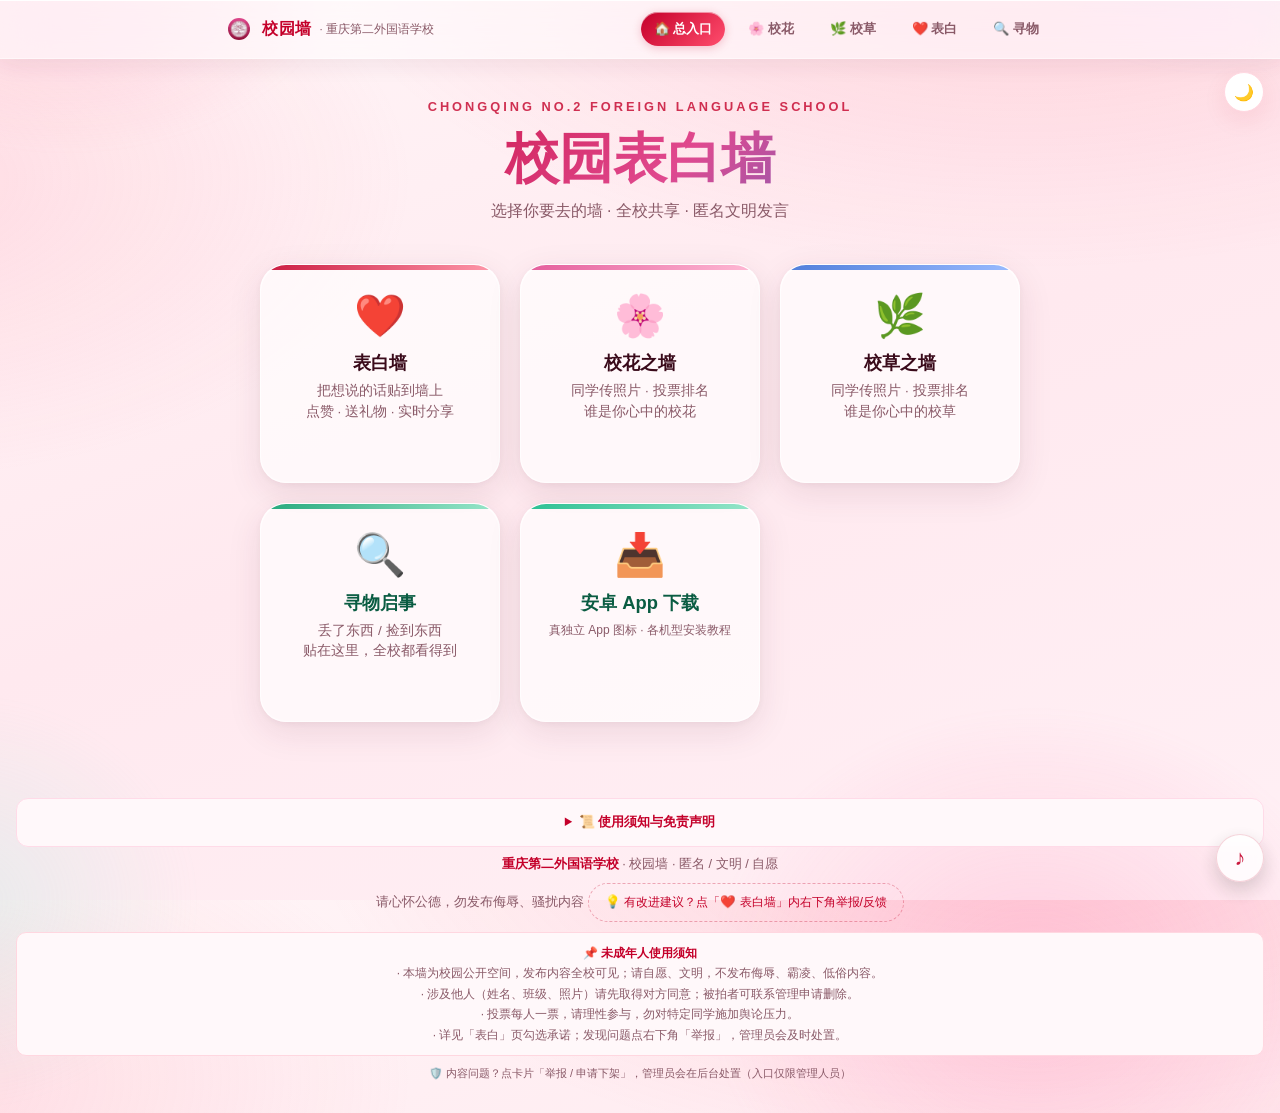
<file: index.html>
<!DOCTYPE html>
<html lang="zh-CN">
<head>
<meta charset="UTF-8">
  <link rel="manifest" href="manifest.json">
  <meta name="theme-color" content="#e0498f">
  <link rel="apple-touch-icon" href="icon-apple-180.png">
  <meta name="mobile-web-app-capable" content="yes">
  <meta name="apple-mobile-web-app-capable" content="yes">
  <meta name="apple-mobile-web-app-status-bar-style" content="default">
  <meta name="apple-mobile-web-app-title" content="表白墙">
  <script src="assets/pwa.js?v=8"></script>
<meta name="viewport" content="width=device-width, initial-scale=1.0, viewport-fit=cover">
<title>重庆第二外国语学校 · 校园表白墙</title>
<meta name="description" content="重庆第二外国语学校 · 全校共享的校园表白墙 / 校花校草墙">
<script src="assets/announce.js?v=2"></script>
<link rel="icon" href="icon-48.png">
<meta property="og:title" content="重庆第二外国语学校 · 校园表白墙">
<meta property="og:description" content="全校共享的表白墙 / 校花校草之墙">
<meta property="og:type" content="website">
<!-- [R4-2] 分享卡片：原来只有 og:title，微信/QQ 转发无缩略图、无站点图标。
     补 og:image / og:url / twitter:card，转发才有卡片式预览。
     og:image 暂用 icon-512.png（方形，微信会留边），建议后续换一张 1200×630 专用图。 -->
<meta property="og:image" content="https://wutongyu1213.github.io/wall/icon-512.png">
<meta property="og:image:alt" content="重庆第二外国语学校 校园表白墙">
<meta property="og:url" content="https://wutongyu1213.github.io/wall/">
<meta property="og:site_name" content="重庆二外 · 校园墙">
<meta name="twitter:card" content="summary_large_image">
<meta name="twitter:title" content="重庆第二外国语学校 · 校园表白墙">
<meta name="twitter:image" content="https://wutongyu1213.github.io/wall/icon-512.png">
<style>
/* [R4-4] 合并重复 :root：原来定义了两遍，第二段覆盖第一段，导致 --rose-ll/--radius 等实为死变量。
   合并后计算值完全不变，只是去掉了重复声明。 */
:root{
  --rose:#c4002a;--rose-l:#ff4d6d;--rose-ll:#ff8fa3;--rose-bg:#fff5f7;
  --pink:#e0498f;--pink-bg:#ffe6f2;
  --blue:#3b6fd6;--blue-d:#1a3f8f;--blue-l:#6f9bff;--blue-bg:#eaf1ff;
  --ink:#3a0a1a;--ink-blue:#0a1a3a;--muted:#8a5a68;--muted-blue:#5a6a88;
  --card:#fff;--surface:#fffafc;--line:#ffd7e0;--line-soft:#ffe3ea;
  --radius:16px;--radius-lg:20px;
  --shadow-card:0 8px 24px rgba(196,0,42,.08);--shadow-card-hover:0 18px 36px rgba(196,0,42,.16);
  --shadow-nav:0 2px 14px rgba(196,0,42,.05);--shadow:0 10px 30px rgba(196,0,42,.10);
  --bg1:#fff5f7;--bg2:#ffe9ef;--bg3:#fff0f5;
  --ease:cubic-bezier(.2,.7,.3,1.15)
}
*{box-sizing:border-box;margin:0;padding:0}
html,body{height:100%}
body{font-family:"Microsoft YaHei","PingFang SC",sans-serif;color:var(--ink);
background:radial-gradient(1200px 600px at 80% -10%,rgba(255,77,109,.20),transparent 60%),radial-gradient(900px 500px at -10% 20%,rgba(255,143,163,.24),transparent 60%),linear-gradient(160deg,var(--bg1) 0%,var(--bg2) 50%,var(--bg3) 100%);
min-height:100vh;display:flex;flex-direction:column}
body.dark{--ink:#f5dfe6;--muted:#c79ba8;--card:#2a1018;--bg1:#1a0810;--bg2:#2a0f18;--bg3:#1f0a14;--shadow:0 10px 30px rgba(0,0,0,.5)}

/* 顶部导航 */
.nav{position:sticky;top:0;z-index:50;background:rgba(255,255,255,.72);-webkit-backdrop-filter:blur(10px);backdrop-filter:blur(10px);border-bottom:1px solid rgba(196,0,42,.08);box-shadow:0 2px 14px rgba(196,0,42,.05)}
body.dark .nav{background:rgba(26,8,16,.72)}
.nav-in{max-width:860px;margin:0 auto;display:flex;align-items:center;gap:10px;padding:12px 18px;flex-wrap:wrap}
.brand{font-weight:800;font-size:1rem;letter-spacing:.5px;color:var(--rose);display:flex;align-items:center;gap:8px;margin-right:auto}
body.dark .brand{color:#ff8fa3}
.brand small{font-weight:400;color:var(--muted);font-size:.72rem;letter-spacing:0}
.nav a.nl{font-size:.82rem;font-weight:600;padding:8px 13px;border-radius:12px;color:var(--muted);text-decoration:none;transition:.18s;background:transparent}
.nav a.nl:hover{background:rgba(196,0,42,.07);color:var(--rose)}
.nav a.nl.cur{background:linear-gradient(135deg,var(--rose),var(--rose-l));color:#fff;box-shadow:0 4px 12px rgba(196,0,42,.25)}

/* 主区 */
.wrap{flex:1;display:flex;align-items:center;justify-content:center;padding:40px 18px}
.hero{width:100%;max-width:760px}
.hero-eyebrow{text-align:center;color:var(--rose);font-weight:700;letter-spacing:3px;font-size:.8rem;margin-bottom:14px;opacity:.8}
body.dark .hero-eyebrow{color:#ff8fa3}
.hero h1{text-align:center;font-size:clamp(2.2rem,7vw,3.4rem);font-weight:800;line-height:1.15;
background:linear-gradient(135deg,#c4002a 0%,#e0498f 55%,#3b6fd6 100%);-webkit-background-clip:text;background-clip:text;color:transparent;margin-bottom:10px}
.hero p.sub{text-align:center;color:var(--muted);font-size:1rem;margin-bottom:42px}

.grid{display:grid;grid-template-columns:repeat(3,1fr);gap:20px}
@media(max-width:680px){.grid{grid-template-columns:1fr;gap:16px}.hero p.sub{margin-bottom:30px}}
.card{display:block;background:var(--card);border:1px solid rgba(196,0,42,.08);border-radius:22px;padding:30px 22px 26px;text-align:center;text-decoration:none;box-shadow:var(--shadow);transition:transform .25s cubic-bezier(.2,.7,.3,1.2),box-shadow .25s,border-color .25s;position:relative;overflow:hidden}
.card:hover{transform:translateY(-8px) scale(1.015);box-shadow:0 22px 44px rgba(196,0,42,.18);border-color:rgba(196,0,42,.25)}
.card::before{content:"";position:absolute;inset:0 0 auto 0;height:5px;background:var(--ac);opacity:.9}
.card.rose{--ac:linear-gradient(90deg,#c4002a,#ff8fa3)}
.card.pink{--ac:linear-gradient(90deg,#e0498f,#ffb3d1)}
.card.blue{--ac:linear-gradient(90deg,#3b6fd6,#8fb4ff)}
.card .ico{font-size:2.6rem;line-height:1;display:block;margin-bottom:14px}
.card .t{font-size:1.15rem;font-weight:800;color:var(--ink);display:block;margin-bottom:6px}
body.dark .card .t{color:#f5dfe6}
.card .d{font-size:.85rem;color:var(--muted);line-height:1.5;display:block}
.card .go{margin-top:16px;font-size:.82rem;font-weight:700;color:var(--rose);opacity:0;transform:translateY(6px);transition:.25s;display:block}
.card:hover .go{opacity:1;transform:translateY(0)}
.card.rose .go{color:#c4002a}.card.pink .go{color:#e0498f}.card.blue .go{color:#3b6fd6}
  .card.green{--ac:linear-gradient(90deg,#0e9f6e,#8ce3c4)}
  .card.green .t{color:#0a5c42}
  .card.green .go{color:#0e9f6e}

/* 深色模式覆盖卡片底 */
body.dark .card{background:#2a1018;border-color:rgba(255,255,255,.08)}

/* [R4-1] 安卓卡原来用内联 background，优先级高于 body.dark 的覆盖 →
   深色模式下它是全页唯一的浅绿色块。改为类选择器，补齐 --ac 彩条和 .go 提示。 */
.card.android{--ac:linear-gradient(90deg,#12b886,#8ce3c4);background:#eef7f0}
.card.android .t{color:#0a5c42}
.card.android .go{color:#0f9d63}
body.dark .card.android{background:#12261e;border-color:rgba(18,184,134,.22)}
body.dark .card.android .t{color:#8ce3c4}
body.dark .card.android .go{color:#5ddcae}

footer{padding:22px 16px 30px;text-align:center;color:var(--muted);font-size:.8rem;line-height:1.7}
footer b{color:var(--rose)}
body.dark footer b{color:#ff8fa3}
.donate{display:inline-block;margin-top:8px;padding:8px 16px;border:1px dashed rgba(196,0,42,.3);border-radius:999px;font-size:.78rem;color:var(--rose)}
body.dark .donate{border-color:rgba(255,143,163,.3);color:#ff8fa3}
@media(hover:none){.card .go{opacity:1;transform:none}}
.brand-ico{width:22px;height:22px;border-radius:50%;object-fit:cover;vertical-align:-5px;margin-right:4px;background:#fff;flex:none}</style>
<!-- 液态玻璃主题层：放在所有内联样式之后，确保逐层覆盖且不改变布局 -->
<link rel="stylesheet" href="assets/glass.css?v=1">
<script>
/* 深色恢复：与 CSS 选择器 body.dark + 动态按钮一致，统一操作 body；DOM 就绪后再执行避免 body 为 null */
(function(){
  function applyDark(){ if(localStorage.getItem('wallDark')==='1') document.body.classList.add('dark'); }
  if(document.readyState==='loading'){ document.addEventListener('DOMContentLoaded',applyDark); } else { applyDark(); }
})();
</script>
<link rel="preconnect" href="https://dpceuvqtwvhoipxhozxz.supabase.co">
  <link rel="dns-prefetch" href="https://dpceuvqtwvhoipxhozxz.supabase.co">
  </head>
<body>
<nav class="nav"><div class="nav-in">
  <span class="brand"><img class="brand-ico" src="icon-48.png" alt="重庆第二外国语学校"> 校园墙<small>· 重庆第二外国语学校</small></span>
  <a class="nl cur" href="index.html">🏠 总入口</a>
  <a class="nl" href="xiaohua-wall.html">🌸 校花</a>
  <a class="nl" href="xiaocao-wall.html">🌿 校草</a>
  <a class="nl" href="love-wall.html">❤️ 表白</a><a class="nl" href="lost-found.html">🔍 寻物</a>
</div></nav>

<div class="wrap"><div class="hero">
  <div class="hero-eyebrow">CHONGQING NO.2 FOREIGN LANGUAGE SCHOOL</div>
  <h1>校园表白墙</h1>
  <p class="sub">选择你要去的墙 · 全校共享 · 匿名文明发言</p>
  <div class="grid">
    <a class="card rose" href="love-wall.html"><span class="ico">❤️</span><span class="t">表白墙</span><span class="d">把想说的话贴到墙上<br>点赞 · 送礼物 · 实时分享</span><span class="go">进入 →</span></a>
    <a class="card pink" href="xiaohua-wall.html"><span class="ico">🌸</span><span class="t">校花之墙</span><span class="d">同学传照片 · 投票排名<br>谁是你心中的校花</span><span class="go">进入 →</span></a>
    <a class="card blue" href="xiaocao-wall.html"><span class="ico">🌿</span><span class="t">校草之墙</span><span class="d">同学传照片 · 投票排名<br>谁是你心中的校草</span><span class="go">进入 →</span></a><a class="card green" href="lost-found.html"><span class="ico">🔍</span><span class="t">寻物启事</span><span class="d">丢了东西 / 捡到东西<br>贴在这里，全校都看得到</span><span class="go">进入 →</span></a><a class="card android" href="apk-guide.html"><span class="ico">📥</span><span class="t">安卓 App 下载</span><span class="d" style="font-size:12px">真独立 App 图标 · 各机型安装教程</span><span class="go">进入 →</span></a>
  </div>
</div></div>

<footer>
  <details id="notice" style="margin:14px 0 6px;background:#fff8fa;border:1px solid #ffdbe8;border-radius:12px;padding:12px 14px;font-size:12.5px;color:#7a4a5c;line-height:1.75">
  <summary style="cursor:pointer;font-weight:800;color:#c4002a;font-size:13px">📜 使用须知与免责声明</summary>
  <div style="margin-top:10px">
    <b>一、项目性质</b><br>
    本网页仅为学生个人兴趣制作的校内趣味投票页面，不属于重庆第二外国语学校官方平台，未经过学校官方审批，不代表校方立场，全程无广告、无收费、无盈利。<br><br>
    <b>二、肖像与隐私约定</b><br>
    根据《民法典》肖像权相关规定，所有展示在页面上的参选照片、个人信息，均应当取得当事人本人同意。严禁任何人未经许可上传、公开其他同学照片、姓名、班级、联系方式等隐私资料。<br>
    若当事人发现本人信息被擅自刊登，可以联系页面制作者，制作者核实后会立即移除相关资料。<br><br>
    <b>三、用户行为规范</b><br>
    所有访问、投票用户应当遵守国家法律法规与公序良俗：<br>
    ❌ 禁止发表诽谤、辱骂、人身攻击、造谣抹黑、恶意刷票、泄露他人隐私等违规行为；<br>
    ❌ 禁止将页面截图、参选照片私自二次传播用于其他用途；<br>
    违规行为造成的一切民事、行政相关责任，由做出该行为的当事人自行承担。<br><br>
    <b>四、服务说明</b><br>
    本页面部署于 GitHub Pages 静态海外托管服务，无国内 ICP 备案；制作者不保证页面永久可用，可以随时、无预告关闭网页、终止本次投票活动，不承担任何由此带来的损失。<br><br>
    <b>五、其他</b><br>
    访问、使用本网页，即视为已经完整阅读并且同意本公告全部内容。
  </div>
</details>
  <b>重庆第二外国语学校</b> · 校园墙 · 匿名 / 文明 / 自愿<br>
  请心怀公德，勿发布侮辱、骚扰内容
  <div class="donate">💡 有改进建议？点「❤️ 表白墙」内右下角举报/反馈</div>
<div style="margin-top:10px;padding:10px 12px;background:#fff8fa;border:1px solid #ffd7e0;border-radius:10px;font-size:12px;line-height:1.7;color:#8a5a68"><b>📌 未成年人使用须知</b><br>· 本墙为校园公开空间，发布内容全校可见；请自愿、文明，不发布侮辱、霸凌、低俗内容。<br>· 涉及他人（姓名、班级、照片）请先取得对方同意；被拍者可联系管理申请删除。<br>· 投票每人一票，请理性参与，勿对特定同学施加舆论压力。<br>· 详见「表白」页勾选承诺；发现问题点右下角「举报」，管理员会及时处置。</div>
<div style="margin-top:8px;font-size:11px;color:#8a5a68">🛡️ 内容问题？点卡片「举报 / 申请下架」，管理员会在后台处置（入口仅限管理人员）</div>
</footer>

<script>
// 深色模式切换按钮（右上角小圆钮）
(function(){
  var b=document.createElement('button');
  b.className='dark-toggle';b.style.cssText='position:fixed;right:16px;top:72px;z-index:80;width:40px;height:40px;border-radius:50%;border:1px solid var(--line);background:var(--card);cursor:pointer;font-size:16px;box-shadow:var(--shadow-card)';
  b.textContent=document.body.classList.contains('dark')?'☀️':'🌙';
  b.onclick=function(){
    var d=document.body.classList.toggle('dark');
    localStorage.setItem('wallDark',d?'1':'0');
    b.textContent=d?'☀️':'🌙';
  };
  document.body.appendChild(b);
})();
</script>
<script src="assets/bgm.js?v=2"></script>
</body>
</html>
</file>
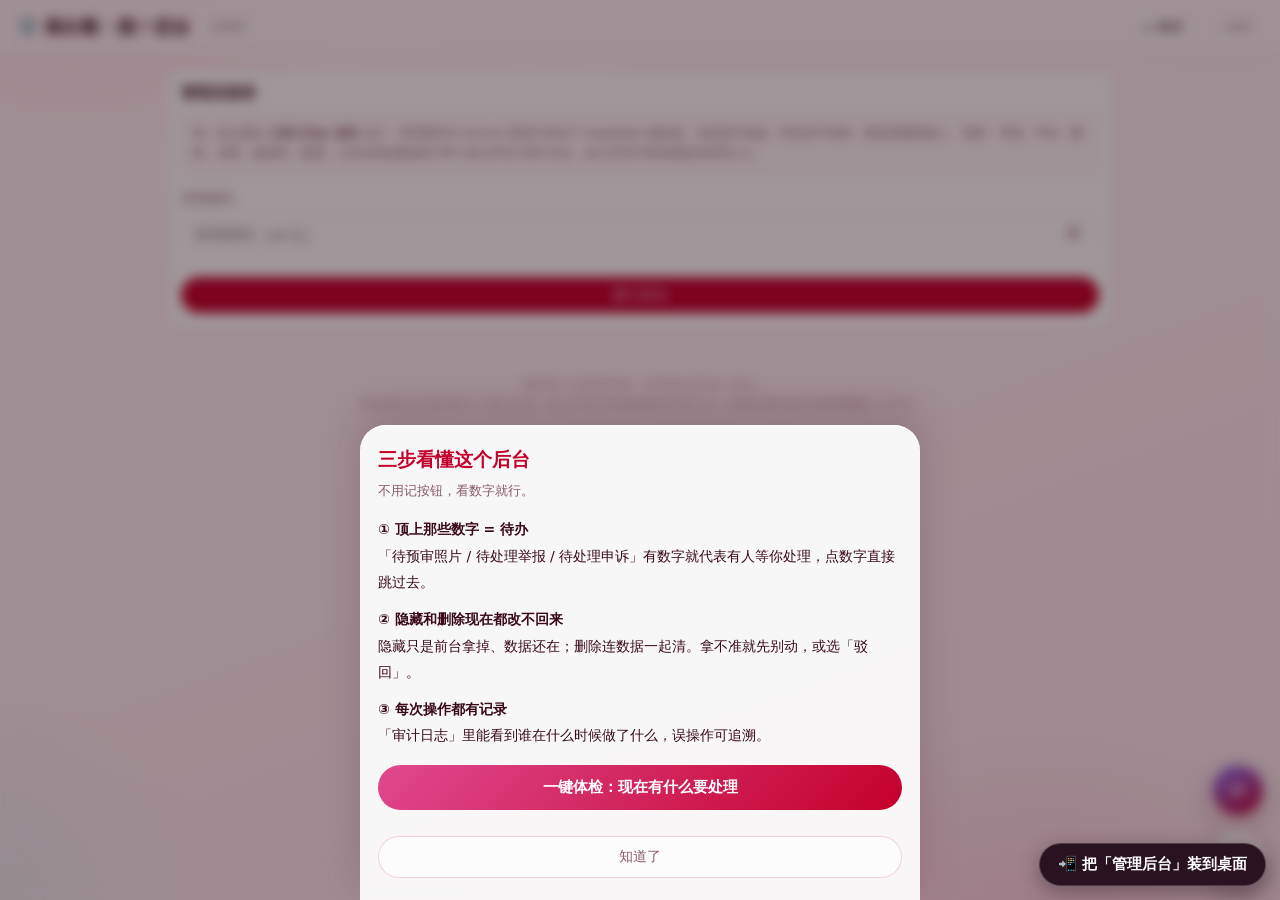
<file: admin.html>
<!DOCTYPE html>
<html lang="zh-CN">
<head>
<meta charset="UTF-8">
  <link rel="icon" href="icon-48.png">
  <link rel="manifest" href="data:application/manifest+json,%7B%22name%22%3A%22%E9%87%8D%E5%BA%86%E4%BA%8C%E5%A4%96%20%C2%B7%20%E8%A1%A8%E7%99%BD%E5%A2%99%E7%AE%A1%E7%90%86%E5%90%8E%E5%8F%B0%22%2C%22short_name%22%3A%22%E7%AE%A1%E7%90%86%E5%90%8E%E5%8F%B0%22%2C%22description%22%3A%22%E9%87%8D%E5%BA%86%E7%AC%AC%E4%BA%8C%E5%A4%96%E5%9B%BD%E8%AF%AD%E5%AD%A6%E6%A0%A1%20%C2%B7%20%E8%A1%A8%E7%99%BD%E5%A2%99%E7%BB%9F%E4%B8%80%E7%AE%A1%E7%90%86%E5%90%8E%E5%8F%B0%EF%BC%88%E4%B8%8E%E3%80%8C%E4%BA%8C%E5%A4%96%E5%9C%88%E3%80%8D%E4%B8%BB%20App%20%E7%8B%AC%E7%AB%8B%EF%BC%89%22%2C%22id%22%3A%22https%3A%2F%2Fwutongyu1213.github.io%2Fwall%2Fadmin.html%22%2C%22start_url%22%3A%22admin.html%22%2C%22scope%22%3A%22.%22%2C%22display%22%3A%22standalone%22%2C%22orientation%22%3A%22any%22%2C%22background_color%22%3A%22%23160a10%22%2C%22theme_color%22%3A%22%232b1220%22%2C%22lang%22%3A%22zh-CN%22%2C%22categories%22%3A%5B%22productivity%22%2C%22utilities%22%5D%2C%22icons%22%3A%5B%7B%22src%22%3A%22icon-48.png%22%2C%22sizes%22%3A%22192x192%22%2C%22type%22%3A%22image%2Fpng%22%2C%22purpose%22%3A%22any%22%7D%2C%7B%22src%22%3A%22icon-512.png%22%2C%22sizes%22%3A%22512x512%22%2C%22type%22%3A%22image%2Fpng%22%2C%22purpose%22%3A%22any%22%7D%2C%7B%22src%22%3A%22icon-512.png%22%2C%22sizes%22%3A%22512x512%22%2C%22type%22%3A%22image%2Fpng%22%2C%22purpose%22%3A%22maskable%22%7D%5D%7D">
  <meta name="theme-color" content="#e0498f">
  <link rel="apple-touch-icon" href="icon-apple-180.png">
  <meta name="mobile-web-app-capable" content="yes">
  <meta name="apple-mobile-web-app-capable" content="yes">
  <meta name="apple-mobile-web-app-status-bar-style" content="default">
  <meta name="apple-mobile-web-app-title" content="管理后台">
  <script src="assets/pwa.js?v=8"></script>
<meta name="viewport" content="width=device-width,initial-scale=1,viewport-fit=cover">
<title>表白墙 · 统一后台</title>
<script src="assets/announce.js?v=2"></script>
<style>
:root{--bg1:#fff5f7;--bg2:#ffe9ef;--ink:#3a0a1a;--sub:#8a5a68;--line:#ffd7e0;--acc:#c4002a;--card:#fff;--ok:#1a9d5a;--warn:#b06a00;--info:#3b6fd6}
*{box-sizing:border-box}
body{margin:0;font-family:"Microsoft YaHei","PingFang SC",system-ui,sans-serif;color:var(--ink);background:linear-gradient(160deg,var(--bg1),var(--bg2));min-height:100vh}
header{position:sticky;top:0;z-index:9;background:rgba(255,245,247,.92);backdrop-filter:blur(8px);border-bottom:1px solid var(--line);padding:12px 16px;display:flex;align-items:center;gap:10px;flex-wrap:wrap}
header h1{font-size:18px;margin:0;font-weight:800}
header .badge{font-size:12px;color:var(--sub);background:#fff;border:1px solid var(--line);border-radius:999px;padding:2px 9px}
.sp{flex:1}
.btn{border:1px solid var(--line);background:#fff;color:var(--ink);border-radius:10px;padding:8px 14px;font-size:14px;cursor:pointer;transition:.15s}
.btn:hover{border-color:var(--acc);color:var(--acc)}
.btn:disabled{opacity:.45;cursor:not-allowed}
.btn.pri{background:var(--acc);color:#fff;border-color:var(--acc)}
.btn.pri:hover{opacity:.9}
.btn.ok{background:var(--ok);color:#fff;border-color:var(--ok)}
.btn.warn{background:var(--warn);color:#fff;border-color:var(--warn)}
.btn.dgr{background:#c0392b;color:#fff;border-color:#c0392b}
.btn.sm{padding:5px 10px;font-size:13px}
main{max-width:980px;margin:0 auto;padding:14px 16px}
/* tab 导航：手机横滑 */
.tabs{display:flex;gap:6px;margin-bottom:14px;position:sticky;top:56px;z-index:5;background:rgba(255,245,247,.92);padding:8px;border-radius:12px;border:1px solid var(--line);overflow-x:auto;flex-wrap:nowrap;-webkit-overflow-scrolling:touch}
.tab{border:1px solid var(--line);background:#fff;color:var(--sub);border-radius:999px;padding:6px 13px;font-size:13px;cursor:pointer;font-weight:700;transition:.15s;white-space:nowrap;flex:none}
.tab:hover{border-color:var(--acc);color:var(--acc)}
.tab.on{background:var(--acc);color:#fff;border-color:var(--acc)}
.tab .n{font-size:11px;background:rgba(255,255,255,.25);border-radius:999px;padding:0 6px;margin-left:5px}
.tab:not(.on) .n.hot{background:var(--acc);color:#fff}
.tab.on .n{background:rgba(0,0,0,.2)}
.panel{display:none}
.panel.on{display:block}
.grid{display:grid;grid-template-columns:1fr 1fr;gap:14px}
@media(max-width:720px){.grid{grid-template-columns:1fr}}
section{background:var(--card);border:1px solid var(--line);border-radius:16px;padding:14px;margin-bottom:14px}
section h2{font-size:15px;margin:0 0 10px;display:flex;align-items:center;gap:8px}
section h2 .hint{font-size:12px;color:var(--sub);font-weight:400;margin-left:auto}
.card{border:1px solid var(--line);border-radius:12px;padding:10px;margin-bottom:10px;background:#fff}
.card:last-child{margin-bottom:0}
.card .t{font-weight:700;font-size:14px;display:flex;gap:8px;align-items:center;flex-wrap:wrap}
.tag{font-size:11px;border-radius:6px;padding:1px 7px;border:1px solid var(--line);color:var(--sub);background:#fff8fa}
.tag.pend{color:#b06a00;border-color:#f2d9a8;background:#fff6e6}
.tag.res{color:#1a9d5a;border-color:#b6e4c6;background:#eefaf1}
.tag.dis{color:#8a5a68;border-color:var(--line);background:#f6eef0}
.tag.on{color:#1a9d5a;border-color:#b6e4c6;background:#eefaf1}
.tag.off{color:#c0392b;border-color:#f2b8b3;background:#fdecea}
.tag.re{color:#3b6fd6;border-color:#b8d0f0;background:#eef4ff}
.tag.warn{color:#b06a00;border-color:#f2d9a8;background:#fff6e6}
.card .d{color:var(--sub);font-size:13px;margin:6px 0;line-height:1.5;word-break:break-all}
.card .meta{font-size:12px;color:#b58ea0;margin-top:4px}
.acts{display:flex;gap:8px;margin-top:9px;flex-wrap:wrap}
.photo-thumb{width:64px;height:76px;border-radius:8px;object-fit:cover;border:1px solid var(--line);flex:none;background:#f6eef0}
.empty{color:var(--sub);font-size:13px;text-align:center;padding:14px 0}
#loginCard input{width:100%;padding:11px 12px;border:1px solid var(--line);border-radius:10px;font-size:15px;margin:6px 0}
.note{font-size:12px;color:var(--sub);line-height:1.7;background:#fff8fa;border:1px solid var(--line);border-radius:10px;padding:9px 11px;margin-bottom:14px}
.log .row{font-size:12px;color:var(--sub);padding:5px 0;border-bottom:1px dashed var(--line);display:flex;gap:8px;flex-wrap:wrap}
.log .row:last-child{border-bottom:0}
.log .row.dim{opacity:.45}
.log .k{font-weight:700;color:var(--ink)}
/* 仪表盘：待办中心 */
.kpis{display:grid;grid-template-columns:repeat(4,1fr);gap:10px}
@media(max-width:720px){.kpis{grid-template-columns:repeat(2,1fr)}}
.kpi{border:1px solid var(--line);border-radius:12px;padding:12px;background:#fff;text-align:center;cursor:pointer;transition:.15s;position:relative}
.kpi:hover{border-color:var(--acc);transform:translateY(-2px);box-shadow:0 4px 14px rgba(196,0,42,.12)}
.kpi .v{font-size:26px;font-weight:800;color:var(--acc)}
.kpi.zero .v{color:#9db8a8}
.kpi .l{font-size:12px;color:var(--sub);margin-top:3px}
.kpi .go{font-size:11px;color:#c79aab;margin-top:4px}
/* 筛选行 */
.filters{display:flex;gap:8px;flex-wrap:wrap;margin-bottom:10px}
.filters input,.filters select{padding:7px 10px;border:1px solid var(--line);border-radius:9px;font-size:13px;background:#fff;color:var(--ink)}
.filters input{flex:1;min-width:130px}
/* 模态框 */
#modalOv{position:fixed;inset:0;z-index:99999;background:rgba(20,8,14,.55);display:none;align-items:center;justify-content:center;padding:16px}
#modalOv.show{display:flex}
.modal{background:#fff;border-radius:16px;width:100%;max-width:420px;padding:18px;box-shadow:0 12px 40px rgba(58,10,26,.25)}
.modal h3{margin:0 0 8px;font-size:15px}
.modal .md{font-size:13px;color:var(--sub);line-height:1.6}
.modal input,.modal textarea{width:100%;padding:9px 11px;border:1px solid var(--line);border-radius:10px;font-size:14px;margin-top:10px;font-family:inherit}
.modal .mrow{display:flex;gap:8px;margin-top:14px;flex-wrap:wrap}
/* 敏感词行 */
.wrow{display:flex;gap:6px;align-items:center;flex-wrap:wrap;border-bottom:1px dashed var(--line);padding:6px 0;font-size:13px}
.wrow:last-child{border-bottom:0}
.wrow .w{font-weight:700}
/* 表单行 */
.frow{display:flex;gap:8px;flex-wrap:wrap;margin-bottom:10px;align-items:center}
.frow input[type=text]{padding:8px 10px;border:1px solid var(--line);border-radius:9px;font-size:13px;flex:1;min-width:120px}
table.q{width:100%;border-collapse:collapse;font-size:13px}
table.q th,table.q td{border:1px solid var(--line);padding:6px 8px;text-align:left}
table.q th{background:#fff8fa;color:var(--sub);font-weight:700}
table.q input{width:80px;padding:4px 6px;border:1px solid var(--line);border-radius:6px}
/* toast 队列 */
#msgs{position:fixed;left:50%;bottom:calc(20px + env(safe-area-inset-bottom));transform:translateX(-50%);z-index:99998;display:flex;flex-direction:column;gap:8px;align-items:center;pointer-events:none}
.tmsg{background:var(--ink);color:#fff;padding:10px 16px;border-radius:999px;font-size:14px;opacity:0;transition:.3s;max-width:80vw}
.tmsg.show{opacity:.96}
footer{max-width:980px;margin:0 auto;padding:10px 16px calc(40px + env(safe-area-inset-bottom));color:#c79aab;font-size:12px;text-align:center;line-height:1.6}

/* ==========================================================================
   [R7] 后台移动端优化
   后台多数时间是在手机上打开的（处理举报、看预审）。原布局在窄屏上：
   标签栏换行挤压、KPI 卡单列过长、配额表格横向溢出、按钮点击区偏小。
   ========================================================================== */

/* 1) 标签栏：横向滚动 + 吸顶，窄屏不再挤成两三行 */
.tabs{
  position:sticky;top:0;z-index:60;
  display:flex;flex-wrap:nowrap;overflow-x:auto;overflow-y:hidden;
  -webkit-overflow-scrolling:touch;
  scrollbar-width:none;-ms-overflow-style:none;
  background:var(--card,#2a1018);
  padding:6px 8px;gap:6px;
}
.tabs::-webkit-scrollbar{display:none}
.tab{flex:0 0 auto;white-space:nowrap;min-height:38px;display:inline-flex;align-items:center}

/* 2) KPI：手机上两列，避免一条占满一屏 */
@media(max-width:720px){
  .kpis{grid-template-columns:repeat(2,minmax(0,1fr))!important;gap:10px!important}
  .kpi{padding:12px 10px!important}
  .kpi .v{font-size:1.5rem!important}
  .kpi .l{font-size:.72rem!important}
}

/* 3) 配额表格：窄屏可横向滑动，不再撑破页面 */
#qtab{display:block;overflow-x:auto;-webkit-overflow-scrolling:touch}
#qtab table{min-width:420px}

/* 4) 触摸目标：按钮与输入框在触屏上更好点 */
@media(pointer:coarse){
  .btn{min-height:40px;padding-left:14px;padding-right:14px}
  .wrow{padding:10px 8px}
}
/* 5) iOS 聚焦输入框会放大整页，强制 16px 规避 */
@media(max-width:820px){
  input,select,textarea{font-size:16px!important}
}

/* 6) 底部安全区，避免 iPhone 横条压住最后一行按钮 */
main{padding-bottom:calc(24px + env(safe-area-inset-bottom,0px))}

/* 7) 长列表容器限制高度，避免一次渲染几百条卡住 */
#candList,#postList,#sensList,#logList{max-height:70vh;overflow-y:auto;-webkit-overflow-scrolling:touch}

/* 8) 焦点可见（键盘操作后台时能看清位置） */
:focus-visible{outline:2px solid #ff8fa3;outline-offset:2px}

/* [R9] 待办数字为 0 时弱化，有数字才抢眼 */
.tabN.zero{opacity:.45;font-weight:600}
/* [R19] 风险待确认：选中态也保持红色药丸，否则和普通计数看不出区别 */
.tab.on .n.hot{background:#fff;color:var(--acc)}

/* ==========================================================================
   [R16] 后台体验：登录可见密码 / tab 分组 / 隐藏行说明
   ========================================================================== */

/* 1) 密码「显示/隐藏」眼睛：老师多在手机上输密码，看不到对错很容易反复失败 */
.pwd-wrap{position:relative}
.pwd-wrap input{padding-right:52px!important}
.pwd-eye{position:absolute;right:4px;top:50%;transform:translateY(-50%);
  width:42px;height:42px;border:0;background:transparent;border-radius:10px;
  font-size:18px;line-height:1;cursor:pointer;color:var(--sub);
  display:flex;align-items:center;justify-content:center}
.pwd-eye:active{background:rgba(196,0,42,.08)}

/* 2) tab 分组分隔线：10 个 tab 一条长龙，日常队列与设置混在一起 */
.tab-sep{flex:0 0 auto;width:1px;height:22px;background:var(--line);
  align-self:center;margin:0 3px;opacity:.8}

/* 3) 隐藏行说明：让老师一眼知道「这条已经拿不回来了」 */
.post-hidden-note{font-size:12px;color:#b06a00;background:#fff6e6;border:1px solid #f2d9a8;
  border-radius:8px;padding:6px 9px;margin-top:6px;line-height:1.6}
</style>
<!-- 液态玻璃主题层：放在所有内联样式之后，确保逐层覆盖且不改变布局 -->
<link rel="stylesheet" href="assets/glass.css?v=1">
<link rel="preconnect" href="https://dpceuvqtwvhoipxhozxz.supabase.co">
  <link rel="dns-prefetch" href="https://dpceuvqtwvhoipxhozxz.supabase.co">
  </head>
<body>
<button id="adInstallBtn" onclick="(window.__pwaInstall)?__pwaInstall():location.href='https://wutongyu1213.github.io/wall/apk-guide.html'" style="position:fixed;right:14px;bottom:calc(14px + env(safe-area-inset-bottom));z-index:99800;display:flex;align-items:center;gap:8px;background:#2b1220;color:#fff;border:1px solid rgba(255,255,255,.18);padding:11px 18px;border-radius:999px;box-shadow:0 6px 20px rgba(43,18,32,.42);font-size:15px;font-weight:700;cursor:pointer;font-family:inherit">📲 把「管理后台」装到桌面</button>

<header>
  <h1>🛡️ 表白墙 · 统一后台</h1>
  <span class="badge" id="who">未登录</span>
  <span class="badge" id="lastSync" style="display:none"></span>
  <span class="sp"></span>
  <button class="btn sm" onclick="location.href='guide.html'" title="使用教程">📖 教程</button>
  <button class="btn sm" id="refreshBtn" onclick="refreshAll()" disabled>↻ 刷新</button>
  <button class="btn sm" id="logoutBtn" onclick="logout()" style="display:none">退出</button>
</header>

<main>
  <!-- 登录门 -->
  <div id="loginCard">
    <section>
      <h2>管理员登录</h2>
      <div class="note">
        统一后台通过 <b>云端 Edge 鉴权</b> 运行：管理密码与 service 密钥只存在于 Supabase 服务端，浏览器不落盘；登录态不保留，刷新需重新输入。
        预审、举报、申诉、删除、清理、敏感词、配额、公告全部由数据库 RPC 执行并写入审计日志，各公开页不再单独提供管理入口。
      </div>
      <label style="font-size:13px;color:var(--sub)">管理密码</label>
      <div class="pwd-wrap">
        <input type="password" id="pwd" placeholder="管理密码（≥6 位）" autocomplete="current-password" onkeydown="if(event.key==='Enter')login()">
        <button type="button" class="pwd-eye" id="pwdEye" aria-label="显示密码" aria-pressed="false">👁</button>
      </div>
      <div id="loginErr" style="font-size:12px;color:#c0392b;min-height:16px"></div>
      <button class="btn pri" style="width:100%" onclick="login()">进入后台</button>
    </section>
  </div>

  <!-- 后台区 -->
  <div id="consoleArea" style="display:none">
    <div class="tabs" id="tabs"></div>

    <!-- 仪表盘 = 待办中心 -->
    <div class="panel" data-p="dash">
      <section>
        <h2>📌 待办中心 <span class="hint">点卡片直达对应队列</span></h2>
        <div class="kpis" id="kpis"></div>
      </section>
      <section>
        <h2>🧹 一键清理 <span class="hint">删除态/违规内容 + 存储孤儿照片 · cron 每日自动</span></h2>
        <div class="frow">
          <button class="btn warn sm" id="btnCleanDb" onclick="runCleanup(false)">🧹 清理数据库</button>
          <button class="btn warn sm" id="btnCleanPh" onclick="runOrphan()">📷 清理孤儿照片</button>
          <button class="btn ok sm" id="btnCleanAll" onclick="runCleanup(true)">全部清理</button>
          <span id="cleanInfo" style="font-size:12px;color:var(--sub)">删除态内容 30 天保留后自动清除；孤儿照片清理前需人工确认</span>
        </div>
      </section>
    </div>

    <!-- 预审 -->
    <div class="panel" data-p="review">
      <section>
        <h2>📷 照片预审队列 <span class="hint">新上传先审后显 · 通过后全校可见</span></h2>
        <div id="review"></div>
      </section>
    </div>

    <!-- 候选 -->
    <div class="panel" data-p="cands">
      <section>
        <h2>🗳️ 候选人 · 全量 <span class="hint" id="candN"></span></h2>
        <div class="filters">
          <input type="text" id="candFilter" placeholder="按姓名筛选…" oninput="renderCands()">
          <select id="candStatus" onchange="renderCands()"><option value="">全部状态</option><option value="ok">可见</option><option value="review">待预审</option><option value="rejected">已拒绝</option></select>
        </div>
        <div id="cands"></div>
      </section>
    </div>

    <!-- 内容 -->
    <div class="panel" data-p="posts">
      <section>
        <h2>🗣️ 表白内容 <span class="hint" id="postN"></span></h2>
        <div class="filters">
          <input type="text" id="postFilter" placeholder="搜索昵称 / 对象 / 内容…" oninput="renderPosts()">
          <select id="postStatus" onchange="renderPosts()"><option value="">全部状态</option><option value="ok">可见</option><option value="hidden">已隐藏</option></select>
        </div>
        <div id="posts"></div>
      </section>
    </div>

    <!-- 举报 -->
    <div class="panel" data-p="reports">
      <section>
        <h2>⚠️ 举报处置 <span class="hint">「举报」卡片产生 · 隐藏 / 删除 / 驳回</span></h2>
        <div id="reports"></div>
      </section>
    </div>

    <!-- 申诉 -->
    <div class="panel" data-p="appeals">
      <section>
        <h2>📮 待处理申诉 <span class="hint">当事人「申请下架」产生</span></h2>
        <div id="appeals"></div>
      </section>
    </div>

    <!-- 风险嫌疑（AI 自动标记，人工决定是否屏蔽） -->
    <div class="panel" data-p="flags">
      <section>
        <h2>🚨 风险嫌疑 <span class="hint">AI 自动标记 · 你决定是否屏蔽</span></h2>
        <div class="note" style="margin-bottom:12px">
          AI 每 30 分钟自动扫一遍，<b>只标记、不隐藏</b>。下面这些内容目前<b>仍对全校可见</b>；
          你确认有问题再点「屏蔽」。注意：<b>屏蔽后无法恢复</b>，拿不准就先放着。
        </div>
        <div class="filters">
          <button class="btn sm" onclick="loadFlags()">↻ 重新读取清单</button>
          <span id="flagInfo" style="font-size:12px;color:var(--sub)"></span>
        </div>
        <div id="flags"></div>
      </section>
    </div>

    <!-- 公告 -->
    <div class="panel" data-p="announce">
      <section>
        <h2>📢 全站公告 <span class="hint">所有页面打开即显示 · 用户「知道了」后 15 分钟内不再弹 · 改后即全站生效</span></h2>
        <div class="frow">
          <input type="text" id="annTitle" placeholder="标题（可留空，默认「📢 全站公告」）" style="max-width:240px">
        </div>
        <textarea id="annContent" rows="4" style="width:100%;padding:9px 11px;border:1px solid var(--line);border-radius:10px;font-size:13px;resize:vertical;font-family:inherit" placeholder="公告正文（≤500 字，必填）"></textarea>
        <div class="frow" style="margin-top:8px">
          <button class="btn pri sm" id="btnAnnSave" onclick="saveAnnounce()">💾 保存并全站生效</button>
          <button class="btn sm" onclick="loadAnnounce()">↺ 重新载入</button>
          <span id="annState" style="font-size:12px;color:var(--sub)"></span>
        </div>
      </section>
    </div>

    <!-- 敏感词 -->
    <div class="panel" data-p="sens">
      <section>
        <h2>🚫 敏感词管理 <span class="hint" id="sensN"></span></h2>
        <div class="frow">
          <input type="text" id="sensWord" placeholder="添加敏感词（回车或按钮）" onkeydown="if(event.key==='Enter')sensAdd()">
          <button class="btn pri sm" id="btnSensAdd" onclick="sensAdd()">＋ 添加</button>
        </div>
        <div class="filters">
          <input type="text" id="sensFilter" placeholder="搜索词…" oninput="renderSens()">
        </div>
        <div id="sens"></div>
      </section>
    </div>

    <!-- 配额 -->
    <div class="panel" data-p="quota">
      <section>
        <h2>📈 每日配额 <span class="hint">防刷阈值 · 保存即时生效</span></h2>
        <div class="frow">
          <button class="btn pri sm" id="btnQuotaSave" onclick="saveQuota()">💾 保存修改</button>
          <button class="btn sm" onclick="resetQuota()">↺ 恢复默认</button>
          <span style="font-size:12px;color:var(--sub)">设备列 = 单设备/日 · IP列 = 单IP哈希/日</span>
        </div>
        <table class="q" id="qtab"><thead><tr><th>动作</th><th>设备/日上限</th><th>IP/日上限</th></tr></thead><tbody></tbody></table>
      </section>
    </div>

    <!-- 日志 -->
    <div class="panel" data-p="log">
      <section>
        <h2>🧾 审计日志 <span class="hint">最近 300 条 · 全部云端留痕</span></h2>
        <div class="filters">
          <select id="logFilter" onchange="renderLog()"><option value="">全部动作</option><option value="delete">删除</option><option value="hide">隐藏</option><option value="file">挂照/照片</option><option value="attach">挂载</option><option value="flag">标记</option><option value="vote_off">关投票</option><option value="review">预审处置</option></select>
          <input type="text" id="logSearch" placeholder="搜索表名 / 备注…" oninput="renderLog()">
        </div>
        <div class="log" id="logwrap"></div>
      </section>
    </div>
  </div>
</main>

<footer>
  重庆第二外国语学校 · 共享表白墙 统一后台<br>
  所有操作走云端 RPC + 审计日志 · 各公开页不再单独提供管理入口 · 违规无用内容自动物理删除（cron）
</footer>

<!-- 模态框（危险确认 / 理由输入） -->
<div id="modalOv" onclick="if(event.target===this)closeModal()">
  <div class="modal">
    <h3 id="mTitle"></h3>
    <div class="md" id="mDesc"></div>
    <input type="text" id="mInput" style="display:none">
    <div class="mrow">
      <button class="btn sm" id="mCancel" onclick="closeModal()">取消</button>
      <button class="btn pri sm" id="mOk">确认</button>
    </div>
  </div>
</div>
<div id="msgs"></div>
<script>
"use strict";
const SUPA_URL="https://dpceuvqtwvhoipxhozxz.supabase.co";
const ANON_KEY="sb_publishable_lgsJvhLEHOG9oM1aXH7y1A_pgdmezyA";
const EDGE=SUPA_URL+"/functions/v1/wall-admin";
let PWD=""; let busy=false; let curTab="dash";
let loginFails=0;
/* 数据缓存（懒加载/筛选用） */
let D={cands:[],posts:[],reports:[],appeals:[],sens:[],log:[],quota:[],review:[],ann:null};

/* ---------- tab 定义（懒加载） ---------- */
/* [R16] 按「日常队列 / 内容 / 设置」三段重排，段间插分隔线。
   老师日常只用前 4 个（待办/预审/举报/申诉），原来它们被候选和内容夹在中间。 */
const TABS=[
  {id:"dash",label:"📌 待办"},
  {id:"review",label:"📷 预审",n:"review",loader:loadReview},
  {id:"reports",label:"⚠️ 举报",n:"reports",loader:loadReports},
  {id:"appeals",label:"📮 申诉",n:"appeals",loader:loadAppeals},
  {id:"flags",label:"🚨 风险",n:"flags",loader:loadFlags},
  {id:"posts",label:"🗣️ 内容",n:"posts",loader:loadPosts,sep:true},
  {id:"cands",label:"🗳️ 候选",n:"cands",loader:loadCands},
  {id:"announce",label:"📢 公告",n:"announce",loader:loadAnnounce,sep:true},
  {id:"sens",label:"🚫 敏感词",n:"sens",loader:loadSens},
  {id:"quota",label:"📈 配额",n:"quota",loader:loadQuota},
  {id:"log",label:"🧾 日志",n:"log",loader:loadLog}
];
function buildTabs(){
  const wrap=document.getElementById("tabs");wrap.innerHTML="";
  TABS.forEach(function(t,ix){
    if(t.sep){const sp=document.createElement("span");sp.className="tab-sep";sp.setAttribute("aria-hidden","true");wrap.appendChild(sp);}
    const el=document.createElement("button");
    el.className="tab"+(ix===0?" on":"");el.dataset.p=t.id;
    el.innerHTML=t.label+(t.n?'<span class="n" id="tabN_'+t.n+'">–</span>':'');
    el.onclick=function(){switchPanel(t.id);};
    wrap.appendChild(el);
  });
}
function switchPanel(id){
  curTab=id;
  document.querySelectorAll(".panel").forEach(function(p){p.classList.toggle("on",p.dataset.p===id);});
  document.querySelectorAll(".tab").forEach(function(t){t.classList.toggle("on",t.dataset.p===id);});
  const t=TABS.find(function(x){return x.id===id;});
  if(t&&t.loader)t.loader();
}
function setTabN(key,val,hot){
  const el=document.getElementById("tabN_"+key);if(!el)return;
  el.textContent=val;if(el.classList){el.classList.toggle("hot",!!hot&&Number(val)>0);el.classList.toggle("zero",Number(val)===0);}
}
/* toast 队列（可叠加） */
function toast(t){
  const wrap=document.getElementById("msgs");
  const m=document.createElement("div");m.className="tmsg";m.textContent=t;wrap.appendChild(m);
  requestAnimationFrame(function(){m.classList.add("show");});
  setTimeout(function(){m.classList.remove("show");setTimeout(function(){m.remove();},350);},3200);
}
/* 模态框：confirmBox(title,desc,{input:true,ph:"请输入…",okText,okClass}) → Promise<true|false|string> */
function confirmBox(title,desc,opt){
  opt=opt||{};
  return new Promise(function(resolve){
    const ov=document.getElementById("modalOv");
    document.getElementById("mTitle").textContent=title;
    document.getElementById("mDesc").textContent=desc;
    const inp=document.getElementById("mInput"),ok=document.getElementById("mOk");
    if(opt.input){inp.style.display="";inp.value=opt.ph||"";inp.placeholder=opt.ph||"";ok.textContent=opt.okText||"确认";ok.className="btn sm "+(opt.okClass||"pri");}
    else{inp.style.display="none";ok.textContent=opt.okText||"确认";ok.className="btn sm "+(opt.okClass||"pri");}
    ov.classList.add("show");
    function done(v){ov.classList.remove("show");ok.onclick=function(){};inp.onkeydown=function(){};resolve(v);}
    ok.onclick=function(){done(opt.input?(inp.value||""):true);};
    document.getElementById("mCancel").onclick=function(){done(false);};
    inp.onkeydown=function(e){if(e.key==="Enter")ok.click();};
    if(opt.input)inp.focus();
  });
}
function closeModal(){const ov=document.getElementById("modalOv");ov.classList.remove("show");}

/* Edge 调用（契约与原版完全一致：24 act 名 + payload key 不变）
   P1-1：网络异常/超时/断网时不再向外抛错（原写法会让所有 busy=true;await edge();busy=false;
   的按钮在 fetch 抛错时永久锁死，只能刷新重登）。现在兜底返回 {ok:false,error:"..."}，
   保证调用方的 busy=false/lock(false) 一定执行；业务逻辑、密码机制、24 act 完全不变。 */
async function edge(act,payload){
  let r;
  try{
    r=await fetch(EDGE,{method:"POST",headers:{apikey:ANON_KEY,Authorization:"Bearer "+ANON_KEY,"Content-Type":"application/json"},body:JSON.stringify(Object.assign({admin:PWD,act:act},payload||{}))});
  }catch(netErr){
    return {ok:false,error:"网络异常："+(netErr&&netErr.message?"连接失败/断网":"超时"),_network:true};
  }
  if(!r||!r.ok){
    let msg="HTTP "+(r&&r.status);
    try{const tj=await r.json();if(tj&&tj.error)msg=String(tj.error);}catch(e){}
    return {ok:false,error:msg};
  }
  let j;try{j=await r.json()}catch(e){j={}}
  return j;
}
function fmtTime(t){if(!t)return"";const d=new Date(t);return d.getFullYear()+"-"+String(d.getMonth()+1).padStart(2,"0")+"-"+String(d.getDate()).padStart(2,"0")+" "+String(d.getHours()).padStart(2,"0")+":"+String(d.getMinutes()).padStart(2,"0");}
function esc(s){return String(s==null?"":s).replace(/[&<>"']/g,function(c){return{"&":"&amp;","<":"&lt;",">":"&gt;",'"':"&quot;","'":"&#39;"}[c];});}
function lock(on){
  busy=on;
  document.querySelectorAll("main .btn").forEach(function(b){if(b.id==="mCancel")return;b.disabled=on;});
  const rb=document.getElementById("refreshBtn");if(rb)rb.disabled=on;
}

/* ---------- 登录 ---------- */
async function login(){
  const p=(document.getElementById("pwd").value||"").trim();
  const err=document.getElementById("loginErr");err.textContent="";
  if(!p||p.length<6){err.textContent="密码至少 6 位";return;}
  PWD=p;
  const j=await edge("verify",{});
  if(j&&j.ok){
    loginFails=0;
    document.getElementById("who").textContent="已登录 · 管理";document.getElementById("who").style.color="var(--ok)";
    document.getElementById("loginCard").style.display="none";
    document.getElementById("consoleArea").style.display="block";
    document.getElementById("logoutBtn").style.display="inline-block";
    const rb=document.getElementById("refreshBtn");rb.style.display="inline-block";rb.disabled=false;
    buildTabs();
    document.querySelector('.tab[data-p="dash"]').click();
  }else{
    PWD="";loginFails++;
    const left=Math.max(0,5-loginFails);
    err.textContent="密码错误，无法进入"+(left>0?("（本设备连续失败 "+loginFails+" 次）"):"");
    document.getElementById("pwd").focus();
  }
}
function logout(){PWD="";document.getElementById("pwd").value="";
  document.getElementById("who").textContent="未登录";document.getElementById("who").style.color="";
  document.getElementById("consoleArea").style.display="none";document.getElementById("loginCard").style.display="block";
  document.getElementById("logoutBtn").style.display="none";document.getElementById("refreshBtn").style.display="none";}

/* ---------- 全量刷新（懒加载版：仪表盘聚合数 + 当前 tab） ---------- */
async function refreshAll(){
  if(busy)return;lock(true);
  try{await loadDash();}catch(e){toast("统计加载失败");}
  const t=TABS.find(function(x){return x.id===curTab;});
  if(t&&t.loader&&curTab!=="dash"){try{await t.loader();}catch(e){}}
  lock(false);
  const ls=document.getElementById("lastSync");ls.style.display="inline-block";ls.textContent="同步 "+fmtTime(Date.now());
}

/* ---------- 仪表盘（待办中心） ---------- */
async function loadDash(){
  /* 统计与「风险待确认」并行取：两者互不依赖，串行会白等一次往返 */
  const [j,flagN]=await Promise.all([edge("stats",{}),refreshFlagBadge()]);
  const el=document.getElementById("kpis");
  if(!(j&&j.ok)){el.innerHTML='<div class="empty">统计加载失败</div>';return;}
  const cand=j.candidates||{},posts=j.posts||{};
  const reviewN=cand.review||0,repN=j.open_reports||0,appN=j.pending_appeals||0;
  /* flagN === -1 表示风险数算不出来（Edge 挂 / 清单未生成），此时显示「?」且不计入总待办，
     不能当成 0 —— 0 会被读成「没有风险待确认」 */
  const flagKnown=flagN>=0;
  const waitN=reviewN+repN+appN+(flagKnown?flagN:0);
  const items=[
    {n:reviewN,l:"待预审照片",go:"review",cls:reviewN?"":"zero"},
    {n:repN,l:"待处理举报",go:"reports",cls:repN?"":"zero"},
    {n:appN,l:"待处理申诉",go:"appeals",cls:appN?"":"zero"},
    {n:flagKnown?flagN:"?",l:"风险待确认",go:"flags",cls:(flagKnown&&flagN)?"":"zero"},
    {n:(j.cand_total!=null?j.cand_total:"?"),l:"候选人总数",go:"cands",cls:"zero"},
    {n:posts.ok||0,l:"可见表白",go:"posts",cls:"zero"},
    {n:j.visits||0,l:"累计访问",go:null,cls:"zero"},
    {n:(j.post_total||0),l:"表白总数(含删除态)",go:null,cls:"zero"},
    {n:waitN,l:"总待办",go:null,cls:waitN?"":"zero"}
  ];
  el.innerHTML=items.map(function(it){
    return '<div class="kpi '+it.cls+'" data-go="'+(it.go||"")+'" onclick="kpiGo(this)"><div class="v">'+esc(String(it.n))+'</div><div class="l">'+esc(it.l)+'</div>'+(it.go?'<div class="go">点我直达 →</div>':'')+'</div>';
  }).join("");
  setTabN("review",reviewN,true);
  setTabN("reports",repN,true);
  setTabN("appeals",appN,true);
}
function kpiGo(el){const go=el.getAttribute("data-go");if(go)switchPanel(go);}
async function runCleanup(both){
  const ok=await confirmBox(both?"确认执行【数据库 + 孤儿照片】清理？":"确认清理数据库删除态/孤儿数据？",
    "删除操作不可逆（已写入审计日志）。cron 每日 02:00 也会自动执行。",{okText:"开始清理",okClass:"dgr"});
  if(!ok)return;
  lock(true);toast("清理中…");
  const j=await edge("cleanup",{});
  if(j&&j.ok)toast("数据库清理完成 ✅");else toast("库清理失败："+((j&&j.error)||"未知"));
  if(both){
    const j2=await edge("orphan_cleanup",{});
    if(j2&&j2.ok)toast("孤儿照片：发现 "+(j2.found||0)+"，删除 "+(j2.deleted||0)+" ✅");
    else toast("照片清理失败："+((j2&&j2.error)||"未知"));
  }
  lock(false);setTimeout(function(){if(document.getElementById("consoleArea").style.display==="block")refreshAll();},500);
}
async function runOrphan(){
  const ok=await confirmBox("确认清理存储里已无候选指向的孤儿照片？","照片不可恢复，清理前已核对候选引用。",{okText:"开始清理",okClass:"dgr"});
  if(!ok)return;
  lock(true);
  const j=await edge("orphan_cleanup",{});
  lock(false);
  if(j&&j.ok){toast("孤儿照片：发现 "+(j.found||0)+"，删除 "+(j.deleted||0)+" ✅");}
  else toast("失败："+((j&&j.error)||"未知"));
}

/* ---------- 预审队列 ---------- */
async function loadReview(){
  const j=await edge("review_queue",{});
  const wrap=document.getElementById("review");
  D.review=j&&j.ok?(j.review||[]):[];
  setTabN("review",D.review.length,true);
  if(j&&j.ok){
    if(!D.review.length){wrap.innerHTML='<div class="empty">暂无待预审照片 🎉</div>';return;}
    wrap.innerHTML="";D.review.forEach(function(c){wrap.appendChild(candCard(c,"review"));});
    signPhotosIn(wrap);
  }else wrap.innerHTML='<div class="empty">预审队列加载失败</div>';
}
/* 候选人卡片（预审/全量共用）。照片 URL 直接走 data-url，不再从 meta 文本正则抠 */
function candCard(c,mode){
  const on=c.voting_on!==false;const st=c.status||"review";
  const stTag=st==="ok"?'<span class="tag on">可见</span>':(st==="review"?'<span class="tag re">待预审</span>':(st==="rejected"?'<span class="tag off">已拒绝</span>':'<span class="tag">'+esc(st)+'</span>'));
  const ai=(c.ai_review&&c.ai_review.verdict)?('<span class="tag '+(c.ai_review.verdict==="safe"?"res":(c.ai_review.verdict==="risky"?"off":"warn"))+'" title="'+esc(JSON.stringify(c.ai_review.probs||{}))+'">AI '+(c.ai_review.verdict==="safe"?"安全":(c.ai_review.verdict==="risky"?"高风险":"可疑"))+(c.ai_review.risk!=null?' · 风险'+Math.round(c.ai_review.risk*100)+'%':'')+'</span>'):"";
  const div=document.createElement("div");div.className="card";
  const url=c.photo_url||"";
  div.innerHTML='<img class="photo-thumb" data-url="'+esc(url)+'" data-cid="'+Number(c.id||0)+'" alt="" loading="lazy">'+
    '<div class="body" style="flex:1;min-width:160px">'+
      '<div class="t">'+esc(c.nickname||"神秘人")+'<span class="tag">'+(c.kind==="xiaohua"?"校花":"校草")+'</span> '+stTag+ai+
      (on?'<span class="tag on">投票中</span>':'<span class="tag dis">投票关闭</span>')+'</div>'+
      (c.msg?'<div class="d">'+esc(c.msg)+'</div>':'')+
      (c.reject_reason?'<div class="d" style="color:#c0392b">拒绝原因：'+esc(c.reject_reason)+'</div>':'')+
      '<div class="meta">#'+Number(c.id||0)+' · 班级 '+esc(c.class_no||"—")+' · '+fmtTime(c.created_ts?c.created_ts/1000:(c.created_at||c.created_ts))+'</div>'+
      '<div class="acts">'+
        ((mode==="review"||st==="review")?'<button class="btn ok sm" onclick="reviewCand('+Number(c.id||0)+',\'approve\')">✅ 通过</button><button class="btn warn sm" onclick="reviewCand('+Number(c.id||0)+',\'reject\')">✋ 拒绝</button>':'')+
        (on?'<button class="btn sm" onclick="toggleVote('+Number(c.id||0)+',false)">⏸ 关闭投票</button>':'<button class="btn sm" onclick="toggleVote('+Number(c.id||0)+',true)">▶ 开启投票</button>')+
        '<button class="btn dgr sm" onclick="delCand('+Number(c.id||0)+')">🗑 删除</button>'+
      '</div>'+
    '</div>';
  div.style.cssText="display:flex;gap:10px";
  return div;
}
async function reviewCand(id,action){
  if(action==="reject"){
    const r=await confirmBox("拒绝候选人 #"+id,"填写拒绝原因（写入审计日志；不填默认「不符」）",{input:true,ph:"拒绝原因",okText:"确认拒绝",okClass:"warn"});
    if(r===false)return;
    busy=true;const j=await edge("review_candidate",{id:id,action:action,reason:String(r||"不符")});busy=false;
    if(j&&j.ok){toast("候选人 #"+id+" 已拒绝");}else{toast("拒绝失败："+((j&&j.error)||"未知"));}
    refreshNow();return;
  }
  busy=true;const j2=await edge("review_candidate",{id:id,action:action,reason:null});busy=false;
  if(j2&&j2.ok){toast("候选人 #"+id+" 已通过，全校可见 ✅");}else{toast("通过失败："+((j2&&j2.error)||"未知"));}
  refreshNow();
}
function toggleVote(id,on){busy=true;edge("toggle",{id:id,on:on}).then(function(j){busy=false;if(j&&j.ok){toast("候选人 #"+id+" 投票已"+(on?"开启":"关闭"));refreshNow();}else{toast("切换失败："+((j&&j.error)||"未知"));refreshNow();}}).catch(function(){busy=false;});}
async function delCand(id){
  const ok=await confirmBox("删除候选人 #"+id+"？","DB 行 + 级联投票将被删除，照片将由清理任务移除。不可恢复。",{input:true,ph:'输入「删除'+id+'」确认',okText:"删除",okClass:"dgr"});
  if(ok===false)return;
  if(String(ok||"").trim()!=="删除"+id){toast("确认文字不符，已取消");return;}
  busy=true;const j=await edge("delete_candidate",{id:id});busy=false;
  if(j&&j.ok){toast("候选人 #"+id+" 已删除 ✅");}else{toast("删除失败："+((j&&j.error)||"未知"));}
  refreshNow();
}
/* 操作后只刷当前面板 + 待办数，不再全量拉 10 个 act */
function refreshNow(){const t=TABS.find(function(x){return x.id===curTab;});if(t&&t.loader)t.loader();loadDash();}

/* ---------- 候选全量（筛选） ---------- */
async function loadCands(){
  const j=await edge("candidates",{});
  const wrap=document.getElementById("cands");
  D.cands=j&&j.ok?(j.candidates||[]):[];
  document.getElementById("candN").textContent="共 "+D.cands.length+" 位";
  setTabN("cands",D.cands.length);
  renderCands();
  signPhotosIn(wrap);
}
function renderCands(){
  const wrap=document.getElementById("cands");if(!D.cands.length){wrap.innerHTML='<div class="empty">暂无候选人</div>';return;}
  const f=(document.getElementById("candFilter").value||"").trim().toLowerCase();
  const st=document.getElementById("candStatus").value;
  const rows=D.cands.filter(function(c){
    if(st&&(c.status||"review")!==st)return false;
    if(f&&String(c.nickname||"").toLowerCase().indexOf(f)<0)return false;
    return true;
  });
  wrap.innerHTML="";
  if(!rows.length){wrap.innerHTML='<div class="empty">无匹配结果（共 '+D.cands.length+' 位）</div>';return;}
  rows.forEach(function(c){wrap.appendChild(candCard(c,"all"));});
  signPhotosIn(wrap);
}
/* 照片白名单渲染：https? 直连；xiaohua/|xiaocao/ 走 wall-photo 签名；其余隐藏 */
function signPhotosIn(wrap){
  wrap.querySelectorAll("img.photo-thumb[data-url]").forEach(function(img){
    const u=img.getAttribute("data-url")||"";
    if(!u){img.style.display="none";return;}
    if(/^https:\/\/[a-z0-9-]+\.supabase\.co\/(storage|rest)\//i.test(u)){img.src=u;return;} /* 照片域名白名单：仅受信 Supabase 域，杜绝存储型恶意 URL */
    if(/^xiaohua\//.test(u)||/^xiaocao\//.test(u)){
      fetch(SUPA_URL+"/functions/v1/wall-photo?path="+encodeURIComponent(u),{headers:{apikey:ANON_KEY,Authorization:"Bearer "+ANON_KEY}})
        .then(function(r){return r.json();})
        .then(function(j){
          /* [R9-FIX] wall-photo 返回 https://<ref>.supabase.co/object/sign/...，
             缺了 /storage/v1 这一段 → 浏览器请求 404 → 后台候选人照片全是裂图。
             这里统一补齐前缀；若日后函数端修正了返回，此判断会自动跳过。 */
          var u2=(j&&j.signedUrl)||"";
          if(u2 && !/\/storage\/v1\/object\//.test(u2) && /\/object\/sign\//.test(u2)){
            u2=u2.replace(/\/object\/sign\//,"/storage/v1/object/sign/");
          }
          if(j&&j.ok&&u2){img.src=u2;}else{img.style.display="none";}
        })
        .catch(function(){img.style.display="none";});
      return;
    }
    img.style.display="none";
  });
}

/* ---------- 内容（筛选） ---------- */
async function loadPosts(){
  const j=await edge("all_posts",{});
  D.posts=j&&j.ok?(j.posts||[]):[];
  const hidN=D.posts.filter(function(w){return (w.status||"ok")!=="ok";}).length;
  document.getElementById("postN").textContent="共 "+D.posts.length+" 条"+(hidN?"（其中已隐藏 "+hidN+" 条）":"");
  setTabN("posts",D.posts.length);
  renderPosts();
}
function renderPosts(){
  const wrap=document.getElementById("posts");
  if(!D.posts.length){wrap.innerHTML='<div class="empty">暂无表白内容</div>';return;}
  const f=(document.getElementById("postFilter").value||"").trim().toLowerCase();
  const st=document.getElementById("postStatus").value;
  const rows=D.posts.filter(function(w){
    if(st&&(w.status||"ok")!==st)return false;
    if(f){const hay=((w.nickname||"")+" "+(w.target_name||"")+" "+(w.love_msg||"")).toLowerCase();if(hay.indexOf(f)<0)return false;}
    return true;
  });
  wrap.innerHTML="";
  if(!rows.length){wrap.innerHTML='<div class="empty">无匹配结果（共 '+D.posts.length+' 条）</div>';return;}
  rows.forEach(function(w){
    const stx=w.status||"ok";
    const stTag=stx==="ok"?'<span class="tag on">可见</span>':'<span class="tag dis">'+esc(stx)+'</span>';
    /* 寻物启事与表白共用 wall 表：字段语义不同，别把「韦妙 → 钱包 · 级班 · 男→男」直接摊出来 */
    const isLost=(w.love_tag==="寻物"||w.love_tag==="招领");
    const lostItem=(String(w.love_msg||"").split("：")[1]||"").split("｜")[0];
    const title=isLost
      ? '#'+Number(w.id||0)+' '+esc(w.nickname||"匿名")+' · '+esc(lostItem||w.target_name||"（未填物品）")
      : '#'+Number(w.id||0)+' '+esc(w.nickname||"匿名")+' → '+esc(w.target_name||"（未指定）");
    const metaLine=isLost
      ? '发布者 '+esc(w.nickname||"匿名")+' · '+fmtTime(w.created_ts?w.created_ts/1000:(w.created_at||w.created_ts))
      : esc((w.grade_year||"")+"级"+(w.class_no||"")+"班")+' · '+esc(w.sender_gender||"")+'→'+esc(w.target_gender||"")+' · ❤'+(w.like_count||0)+' · '+fmtTime(w.created_ts?w.created_ts/1000:(w.created_at||w.created_ts));
    const div=document.createElement("div");div.className="card";
    div.innerHTML='<div class="t">'+title+' '+stTag+
        (isLost?'<span class="tag" style="color:#0a7c56;border-color:#bfe6d6">🔍 '+esc(w.love_tag)+'启事</span>':'')+
        (!isLost&&w.love_tag?'<span class="tag">'+esc(w.love_tag)+'</span>':'')+'</div>'+
      '<div class="d">「'+esc((w.love_msg||"").slice(0,120))+(((w.love_msg||"").length>120)?"…":"")+'</div>'+
      '<div class="meta">'+metaLine+'</div>'+
      (stx!=="ok"?'<div class="post-hidden-note">这条已从公开墙移除。<b>当前后台没有「恢复」功能</b>，只能彻底删除。</div>':'')+
      '<div class="acts">'+
        (stx==="ok"?'<button class="btn sm" onclick="hidePost('+Number(w.id||0)+')">🚫 隐藏</button>':'')+
        '<button class="btn dgr sm" onclick="delPost('+Number(w.id||0)+')">🗑 彻底删除</button>'+
      '</div>';
    wrap.appendChild(div);
  });
}
async function hidePost(id){
  const ok=await confirmBox("隐藏帖子 #"+id+"？","内容会从公开墙移除。注意：当前后台没有「恢复」功能，隐藏后无法改回可见，只能彻底删除。",{okText:"确认隐藏",okClass:"warn"});
  if(!ok)return;
  busy=true;edge("hide",{id:id}).then(function(j){busy=false;if(j&&j.ok){toast("帖子 #"+id+" 已隐藏（前台已移除，当前不可恢复）");D.posts=null;refreshNow();}else{toast("隐藏失败："+((j&&j.error)||"未知"));refreshNow();}}).catch(function(){busy=false;});
}
async function delPost(id){
  const ok=await confirmBox("彻底删除帖子 #"+id+"？","DB 行 + 级联点赞/礼物将被删除，不可恢复。",{input:true,ph:'输入「删除'+id+'」确认',okText:"删除",okClass:"dgr"});
  if(ok===false)return;if(String(ok||"").trim()!=="删除"+id){toast("确认文字不符，已取消");return;}
  busy=true;const j=await edge("delete_post",{id:id});busy=false;
  if(j&&j.ok){toast("帖子 #"+id+" 已删除 ✅");}else{toast("删除失败："+((j&&j.error)||"未知"));}
  D.posts=null;
  refreshNow();
}

/* ---------- 举报 ---------- */
async function loadReports(){
  const j=await edge("reports",{});
  const wrap=document.getElementById("reports");
  D.reports=j&&j.ok?(j.reports||[]):[];
  const pend=D.reports.filter(function(x){return !x.handled;});
  setTabN("reports",pend.length,true);
  if(!j||!j.ok){wrap.innerHTML='<div class="empty">举报加载失败</div>';return;}
  if(!pend.length){wrap.innerHTML='<div class="empty">暂无待处理举报 🎉（历史已处理 '+(D.reports.length-pend.length)+' 条）</div>';return;}
  wrap.innerHTML="";
  pend.forEach(function(r){
    const w=(j.wall_ctx&&j.wall_ctx[r.wall_id])||null;
    const div=document.createElement("div");div.className="card";
    div.innerHTML='<div class="t">#'+Number(r.id||0)+' · 举报 表白帖 #'+Number(r.wall_id||0)+' <span class="tag pend">待处理</span></div>'+
      '<div class="d">举报理由：'+esc(r.detail||r.reason||"（未填写）")+'</div>'+
      (w?'<div class="d" style="border-left:3px solid var(--line);padding-left:8px;margin-top:4px">被举报：'+esc(w.target_name||"")+' —「'+esc((w.love_msg||"").slice(0,60))+'」 <span class="tag">当前 '+esc(w.status||"?")+'</span></div>':'<div class="d" style="color:#b58ea0">（被举报帖已不存在，可直接驳回）</div>')+
      '<div class="acts"><button class="btn sm" onclick="reportRes('+Number(r.id||0)+',\'hide_post\')">🚫 隐藏</button><button class="btn dgr sm" onclick="reportRes('+Number(r.id||0)+',\'delete_post\')">🗑 删除</button><button class="btn sm" onclick="reportRes('+Number(r.id||0)+',\'dismiss\')">驳回</button></div>';
    wrap.appendChild(div);
  });
}
async function reportRes(id,action){
  const txt=action==="hide_post"?"隐藏被举报内容（前台移除，当前无法恢复）":action==="delete_post"?"彻底删除被举报内容（不可恢复）":"驳回此举报";
  const ok=await confirmBox("确认"+txt+"？","处置将写入审计日志（fn_wall_report_resolve）。",{input:action==="delete_post",ph:action==="delete_post"?('输入「删除'+id+'」确认'):"",okText:"确认处置",okClass:action==="delete_post"?"dgr":(action==="hide_post"?"warn":"pri")});
  if(ok===false)return;
  if(action==="delete_post"&&String(ok||"").trim()!=="删除"+id){toast("确认文字不符，已取消");return;}
  busy=true;
  const j=await edge("report_resolve",{id:id,action:action});busy=false;
  if(j&&j.ok){toast("举报 #"+id+" 已处置（"+action+"）");refreshNow();}
  else{toast("处置失败："+((j&&j.error)||"未知"));refreshNow();}
}

/* ---------- 申诉 ---------- */
async function loadAppeals(){
  const j=await edge("appeals",{});
  const wrap=document.getElementById("appeals");
  D.appeals=j&&j.ok?(j.appeals||[]):[];
  const pend=D.appeals.filter(function(x){return x.status==="pending";});
  setTabN("appeals",pend.length,true);
  if(!j||!j.ok){wrap.innerHTML='<div class="empty">申诉加载失败</div>';return;}
  if(!pend.length){wrap.innerHTML='<div class="empty">暂无待处理申诉 🎉（历史 '+D.appeals.length+' 条）</div>';return;}
  wrap.innerHTML="";
  pend.forEach(function(a){
    const div=document.createElement("div");div.className="card";
    div.innerHTML='<div class="t">#'+Number(a.id||0)+' · '+(a.target_kind==="candidate"?"候选人":"表白")+' 目标 #'+Number(a.target_id||0)+' <span class="tag pend">待处理</span></div>'+
      '<div class="d">理由：'+esc(a.reason||"（未填写）")+'</div>'+
      '<div class="meta">发起人：'+esc(a.requestor||"匿名")+' · '+fmtTime(a.created_at)+'</div>'+
      '<div class="acts"><button class="btn pri sm" onclick="resolveAppeal('+Number(a.id||0)+',\'remove_photo\')">删除内容/照片</button><button class="btn sm" onclick="resolveAppeal('+Number(a.id||0)+',\'dismiss\')">驳回</button></div>';
    wrap.appendChild(div);
  });
}
async function resolveAppeal(id,action){
  const ok=await confirmBox(action==="remove_photo"?"确认删除该申诉指向的内容/照片？":"确认驳回此申诉？","处置将写入审计日志（fn_wall_appeal_resolve）。",{input:action==="remove_photo",ph:action==="remove_photo"?('输入「删除'+id+'」确认'):"",okText:"确认",okClass:action==="remove_photo"?"dgr":"pri"});
  if(ok===false)return;
  if(action==="remove_photo"&&String(ok||"").trim()!=="删除"+id){toast("确认文字不符，已取消");return;}
  busy=true;
  const j=await edge("resolve",{id:id,action:action});busy=false;
  if(j&&j.ok){toast("申诉 #"+id+" 已"+(action==="remove_photo"?"处置":"驳回"));refreshNow();}
  else{toast("处置失败："+((j&&j.error)||"未知"));refreshNow();}
}

/* ---------- 风险嫌疑（AI 自动标记，人工决定） ----------
   数据来源：仓库里的 data/ai-flags.json（由 GitHub Actions 巡检写入并提交）。
   为什么走文件而不是数据库：anon 对 wall 表没有 UPDATE 权限，
   想落库得改 Edge/RLS，两者都需要 Supabase Dashboard 权限（当前没有）。
   文件同源，后台直接 fetch 即可，零额外权限。 */
const CAT_LABEL={none:"其他",pii:"个人信息",abuse:"辱骂攻击",sexual:"性暗示",contact:"联系方式",selfharm:"自伤倾向",spam:"广告诈骗"};
const FLAG_IGNORE_KEY="wallFlagIgnored";
function flagIgnoredSet(){
  try{ return new Set((JSON.parse(localStorage.getItem(FLAG_IGNORE_KEY)||"[]")||[]).map(Number)); }
  catch(e){ return new Set(); }
}
function ignoreFlag(id){
  try{
    const s=flagIgnoredSet(); s.add(Number(id));
    localStorage.setItem(FLAG_IGNORE_KEY, JSON.stringify([...s].slice(-300)));
  }catch(e){}
  toast("已标记为误报，不再提醒 #"+id);
  loadFlags();
}

/* 读取风险清单并算出「真正待人工确认」的条目。
   loadFlags 与「🚨 风险」红点共用这一份逻辑，避免两处实现漂移。
   fresh=true 时强制重拉帖子：刚屏蔽/删除的那条应当立刻从清单里消失。 */
async function fetchFlagItems(fresh){
  let data=null, err="";
  try{
    const r=await fetch("data/ai-flags.json?v="+Date.now(),{cache:"no-store"});
    if(r.ok)data=await r.json();
    else if(r.status===404)err="还没生成风险清单（等巡检跑完第一轮）";
    else err="读取失败 HTTP "+r.status;
  }catch(e){ err="读取失败："+((e&&e.message)||"网络异常"); }
  if(!data)return {data:null,err:err,items:[],byId:{}};

  let posts=(fresh||!D.posts||!D.posts.length)?null:D.posts;
  if(!posts){
    const j=await edge("all_posts",{});
    posts=j&&j.ok?(j.posts||[]):[];
    if(posts.length)D.posts=posts;
  }
  const byId={};
  posts.forEach(function(p){ byId[Number(p.id)]=p; });
  const ignored=flagIgnoredSet();
  const items=(data.items||[]).filter(function(x){
    const p=byId[Number(x.id)];
    if(!p)return false;                              // 帖子已删除
    if((p.status||"ok")!=="ok")return false;         // 已隐藏，不必再判断
    if(ignored.has(Number(x.id)))return false;       // 人工已判为误报
    return true;
  }).sort(function(a,b){ return (b.risk||0)-(a.risk||0); });
  return {data:data,err:"",items:items,byId:byId};
}

/* 不打开「风险」页也能看到红点：登录后由 loadDash 调一次。
   返回 -1 表示「算不出来」（Edge 挂了 / 清单还没生成）——此时**不要**把红点归零：
   0 会被老师读成「没有风险」，比显示旧数字更危险。 */
async function refreshFlagBadge(){
  try{
    const r=await fetchFlagItems(false);
    if(r.err)return -1;
    setTabN("flags",r.items.length,true);
    return r.items.length;
  }catch(e){ return -1; }
}

async function loadFlags(){
  const wrap=document.getElementById("flags");
  if(!wrap)return;
  wrap.innerHTML='<div class="empty">正在读取风险清单…</div>';
  const info=document.getElementById("flagInfo");
  if(info)info.textContent="";

  let res;
  try{ res=await fetchFlagItems(true); }
  catch(e){ res={data:null,err:"读取失败："+((e&&e.message)||"网络异常"),items:[],byId:{}}; }

  if(!res.data){
    setTabN("flags",0);
    wrap.innerHTML='<div class="empty">'+esc(res.err||"暂无风险清单")+'</div>';
    return;
  }
  const data=res.data, items=res.items, byId=res.byId;

  if(info){
    info.textContent="清单更新于 "+fmtTime(data.updatedAt)+" · 共记录 "+((data.items||[]).length)+" 条 · 待确认 "+items.length+" 条";
  }
  setTabN("flags",items.length,true);

  if(!items.length){
    wrap.innerHTML='<div class="empty">暂无待确认的风险 🎉<br>'+
      '<span style="font-size:12px">AI 每 30 分钟自动扫一遍；清单更新于 '+esc(fmtTime(data.updatedAt))+'</span></div>';
    return;
  }

  wrap.innerHTML="";
  items.forEach(function(x){
    const p=byId[Number(x.id)]||{};
    const pct=Math.round((x.risk||0)*100);
    const color=pct>=75?"#c4002a":(pct>=45?"#e8590c":"#0f9d63");
    const div=document.createElement("div");div.className="card";
    div.innerHTML='<div class="t">#'+Number(x.id)+' '+esc(p.nickname||"匿名")+' → '+esc(p.target_name||"（未指定）")+
      ' <span class="tag" style="color:'+color+';border-color:'+color+'">风险 '+pct+'%</span>'+
      ' <span class="tag">'+esc(CAT_LABEL[x.cat]||x.cat||"其他")+'</span></div>'+
      '<div class="d">「'+esc((p.love_msg||"").slice(0,120))+(((p.love_msg||"").length>120)?"…":"")+'」</div>'+
      '<div class="meta">'+esc((p.grade_year||"")+"级"+(p.class_no||"")+"班")+' · '+fmtTime(p.created_ts?p.created_ts/1000:(p.created_at||p.created_ts))+' · AI 标记于 '+fmtTime(x.at)+'</div>'+
      '<div class="acts">'+
        '<button class="btn warn sm" onclick="hidePost('+Number(x.id)+')">🚫 屏蔽这条</button>'+
        '<button class="btn sm" onclick="ignoreFlag('+Number(x.id)+')">✅ 误判，忽略</button>'+
        '<button class="btn sm" onclick="switchPanel(\'posts\')">去看全部内容</button>'+
      '</div>';
    wrap.appendChild(div);
  });
}

/* ---------- 敏感词（搜索过滤 + 折叠） ---------- */
async function loadSens(){
  const j=await edge("sens_words",{});
  D.sens=j&&j.ok?(j.words||[]):[];
  document.getElementById("sensN").textContent=D.sens.length+" 词";
  setTabN("sens",D.sens.length);
  renderSens();
}
function renderSens(){
  const wrap=document.getElementById("sens");
  const f=(document.getElementById("sensFilter").value||"").trim().toLowerCase();
  const rows=D.sens.filter(function(w){return !f||String(w.word||"").toLowerCase().indexOf(f)>=0;});
  if(!rows.length){wrap.innerHTML='<div class="empty">'+(f?"无匹配「"+esc(f)+"」":"暂无敏感词")+'</div>';return;}
  wrap.innerHTML="";
  const list=document.createElement("div");
  rows.forEach(function(w){
    const div=document.createElement("div");div.className="wrow";
    div.innerHTML='<span class="w">'+esc(w.word)+'</span><span class="tag">'+esc(w.status||"active")+'</span>'
      +'<span style="margin-left:auto;color:var(--sub);font-size:12px">'+esc(w.owner||"")+'</span>'
      +'<button class="btn sm dgr" data-word="'+String(w.word||'').replace(/"/g,'&quot;')+'" style="cursor:pointer">删</button>';
    list.appendChild(div);
  });
  /* P0-3：敏感词名不可信，绝不再拼进内联 onclick（原写法 XSS 可窃取管理员密码）。
     改事件委托：把 word 放在 data- 属性里，绑定到元素引用，绝不进 HTML 字符串。 */
  list.querySelectorAll('[data-word]').forEach(function(b){ b.onclick=function(){ sensDel(b.getAttribute('data-word')); }; });
  wrap.appendChild(list);
}
function sensAdd(){
  const inp=document.getElementById("sensWord");const w=(inp.value||"").trim();
  if(!w){toast("请输入敏感词");return;}
  busy=true;
  edge("sens_add",{word:w}).then(function(j){busy=false;
    if(j&&j.ok){toast("已添加："+w);inp.value="";loadSens();}
    else toast("添加失败："+((j&&j.error)||"未知"));
  }).catch(function(){busy=false;toast("请求失败");});
}
async function sensDel(word){
  const ok=await confirmBox("删除敏感词「"+word+"」？","删除后该词不再进入拦截表。",{okText:"删除",okClass:"dgr"});
  if(!ok)return;
  busy=true;
  const j=await edge("sens_delete",{word:word});busy=false;
  if(j&&j.ok){toast("已删除："+word);loadSens();}
  else toast("删除失败："+((j&&j.error)||"未知"));
}

/* ---------- 配额 ---------- */
const QUOTA_DEFAULTS={vote:200,vote_ip:2000,post:10,post_ip:300,like:100,like_ip:2000,gift:30,gift_ip:500,report:20,report_ip:300,visit:100,candidate:5,appeal:10};
async function loadQuota(){
  const j=await edge("quota",{});
  const tb=document.querySelector("#qtab tbody");if(!tb)return;
  if(!j||!j.ok){tb.innerHTML='<tr><td colspan="3" class="empty">配额加载失败</td></tr>';return;}
  if(typeof setTabN==="function")setTabN("quota",(j.quota||[]).length||0);
  const q={};(j.quota||[]).forEach(function(x){q[x.action]=Number(x.daily_max)||0;});
  const pairs=[["vote","投票"],["post","发帖"],["like","点赞"],["gift","送礼"],["report","举报"],["visit","访问"],["candidate","上传候选"],["appeal","申诉"]];
  tb.innerHTML=pairs.map(function(p){
    const dev=q[p[0]],ip=q[p[0]+"_ip"];
    return '<tr><td>'+p[1]+'</td><td><input type="number" min="0" data-q="'+p[0]+'" value="'+Number(dev!=null?dev:QUOTA_DEFAULTS[p[0]]||0)+'"></td><td>'+(ip!==undefined?'<input type="number" min="0" data-q="'+p[0]+"_ip"+'" value="'+ip+'">':'<span style="color:var(--sub)">—</span>')+'</td></tr>';
  }).join("");
}
async function saveQuota(){
  const rows=document.querySelectorAll("#qtab tbody input[data-q]");
  if(!rows.length){toast("没有可保存项");return;}
  const ok=await confirmBox("保存每日配额修改？","保存后防刷阈值即时生效。",{okText:"保存"});
  if(!ok)return;
  busy=true;
  let fail=0;
  for(const inp of rows){
    const j=await edge("quota_set",{action:inp.dataset.q,max:Math.max(0,parseInt(inp.value||"0",10))});
    if(!j||!j.ok)fail++;
  }
  busy=false;
  if(fail===0){toast("配额已保存 ✅ 即时生效");loadQuota();}
  else toast("部分保存失败（"+fail+" 项），请重试");
}
function resetQuota(){busy=true;edge("quota",{}).then(function(j){if(j&&j.ok){loadQuota();toast("已重载当前清单（默认值见上表）");}else toast("加载失败");busy=false;}).catch(function(){busy=false;});}

/* ---------- 日志（过滤） ---------- */
async function loadLog(){
  const j=await edge("log",{});
  D.log=j&&j.ok?(j.log||[]):[];
  setTabN("log",D.log.length);
  renderLog();
}
function renderLog(){
  const wrap=document.getElementById("logwrap");
  const f=document.getElementById("logFilter").value;
  const s=(document.getElementById("logSearch").value||"").trim().toLowerCase();
  const rows=D.log.filter(function(x){
    if(f&&(x.action||"")!==f)return false;
    if(s){const hay=((x.table_name||"")+" "+(x.note||"")+" "+(x.trigger||"")+" #"+(x.row_id||"")).toLowerCase();if(hay.indexOf(s)<0)return false;}
    return true;
  });
  if(!rows.length){wrap.innerHTML='<div class="empty">'+(D.log.length?"无匹配记录":"暂无审计记录")+'</div>';return;}
  wrap.innerHTML=rows.map(function(x){
    return '<div class="row"><span class="k">'+esc(x.action||"")+'</span><span>'+esc(x.trigger||"")+'</span><span>表 '+esc(x.table_name||"")+'</span><span>#'+esc(x.row_id||"")+'</span><span>'+fmtTime(x.occurred_at)+'</span><span>'+esc(x.note||"")+'</span></div>';
  }).join("");
}

/* ---------- 全站公告 ---------- */
async function loadAnnounce(){
  const j=await edge("announce_get",{});
  const st=document.getElementById("annState");
  setTabN("announce",(j&&j.ok&&j.current)?1:0);
  if(!j||!j.ok){if(st)st.textContent="公告加载失败";return;}
  const c=j.current;
  const t=document.getElementById("annTitle"),x=document.getElementById("annContent");
  if(c){t.value=c.title||"";x.value=c.content||"";if(st)st.innerHTML='当前公告 <span class="tag on">启用中</span> · 更新于 '+fmtTime(c.updated_at)+'（#'+Number(c.id||0)+'）';}
  else{if(st)st.innerHTML="暂无启用中的公告 <span class='tag'>保存即全站生效</span>";}
}
async function saveAnnounce(){
  const t=(document.getElementById("annTitle").value||"").trim();
  const c=(document.getElementById("annContent").value||"").trim();
  if(!c){toast("公告正文不能为空");return;}
  const ok=await confirmBox("保存全站公告？","保存后所有页面立即显示新公告（用户侧 15 分钟免弹窗口因内容变化立即失效，重新弹出）。",{okText:"保存并生效"});
  if(!ok)return;
  busy=true;
  const j=await edge("announce_set",{title:t,content:c});
  busy=false;
  if(j&&j.ok){toast("公告已保存 ✅ 全站即时生效");await loadAnnounce();}
  else toast("保存失败："+((j&&j.error)||"未知"));
}

/* [R16] 密码「显示 / 隐藏」：手机上输密码看不到对错，很容易反复失败 */
(function(){
  var eye=document.getElementById("pwdEye"), pwd=document.getElementById("pwd");
  if(!eye||!pwd)return;
  eye.onclick=function(){
    var show=pwd.type==="password";
    pwd.type=show?"text":"password";
    eye.textContent=show?"🙈":"👁";
    eye.setAttribute("aria-pressed",show?"true":"false");
    eye.setAttribute("aria-label",show?"隐藏密码":"显示密码");
    try{pwd.focus()}catch(e){}
  };
})();

/* 首屏：登录态不保留（安全），每次刷新重新登录 */
buildTabs();
</script>
<script src="assets/bgm.js?v=2"></script>

<script>
/* [R8-HELP] 新手引导：一个「怎么看」按钮 + 一键体检。
   体检复用现有 edge("stats") 接口，不新增后端；结果直接告诉人「先做哪一步」。 */
(function(){
  var CSS='position:fixed;right:16px;bottom:calc(18px + env(safe-area-inset-bottom,0px));z-index:9990;'
    +'width:52px;height:52px;border-radius:50%;border:1px solid rgba(255,255,255,.6);'
    +'background:linear-gradient(160deg,rgba(255,255,255,.85),rgba(255,235,242,.72));'
    +'color:#c4002a;font-size:22px;line-height:1;display:flex;align-items:center;justify-content:center;'
    +'box-shadow:0 10px 28px rgba(92,32,58,.22), inset 0 1px 0 #fff;cursor:pointer;'
    +'-webkit-backdrop-filter:blur(14px);backdrop-filter:blur(14px);';

  var fab=document.createElement('button');
  fab.type='button'; fab.id='helpFab'; fab.textContent='?';
  fab.setAttribute('aria-label','怎么用这个后台');
  fab.style.cssText=CSS;
  document.body.appendChild(fab);

  var ov=null;
  function close(){ if(ov){ov.remove(); ov=null;} }
  function open(){
    if(ov)return;
    ov=document.createElement('div');
    ov.style.cssText='position:fixed;inset:0;z-index:9995;display:flex;align-items:flex-end;justify-content:center;'
      +'background:rgba(28,8,16,.42);-webkit-backdrop-filter:blur(6px);backdrop-filter:blur(6px);padding:0;';
    ov.onclick=function(e){ if(e.target===ov)close(); };
    var card=document.createElement('div');
    card.style.cssText='width:100%;max-width:560px;background:rgba(255,255,255,.92);border-radius:26px 26px 0 0;'
      +'padding:22px 18px calc(22px + env(safe-area-inset-bottom,0px));box-sizing:border-box;'
      +'box-shadow:0 -12px 40px rgba(92,32,58,.22), inset 0 1px 0 #fff;max-height:86vh;overflow:auto;';
    card.innerHTML=
      '<div style="font-size:19px;font-weight:800;color:#c4002a;margin-bottom:6px">三步看懂这个后台</div>'
      +'<div style="font-size:13px;color:#8a5a68;line-height:1.8;margin-bottom:14px">不用记按钮，看数字就行。</div>'
      +'<div id="helpSteps" style="font-size:14px;line-height:1.9;color:#3a0a1a">'
      +'<div style="margin-bottom:10px"><b>① 顶上那些数字 = 待办</b><br>「待预审照片 / 待处理举报 / 待处理申诉」有数字就代表有人等你处理，点数字直接跳过去。</div>'
      +'<div style="margin-bottom:10px"><b>② 隐藏和删除现在都改不回来</b><br>隐藏只是前台拿掉、数据还在；删除连数据一起清。拿不准就先别动，或选「驳回」。</div>'
      +'<div style="margin-bottom:10px"><b>③ 每次操作都有记录</b><br>「审计日志」里能看到谁在什么时候做了什么，误操作可追溯。</div>'
      +'</div>'
      +'<button id="helpCheck" style="width:100%;margin-top:6px;padding:13px;border:0;border-radius:999px;'
      +'background:linear-gradient(135deg,#e0498f,#c4002a);color:#fff;font-size:15px;font-weight:800">一键体检：现在有什么要处理</button>'
      +'<div id="helpResult" style="margin-top:12px;font-size:13px;line-height:1.9;color:#3a0a1a"></div>'
      +'<button id="helpClose" style="width:100%;margin-top:14px;padding:11px;border:1px solid rgba(196,0,42,.18);'
      +'border-radius:999px;background:rgba(255,255,255,.7);color:#8a5a68;font-size:14px">知道了</button>';
    ov.appendChild(card); document.body.appendChild(ov);
    card.querySelector('#helpClose').onclick=close;
    card.querySelector('#helpCheck').onclick=function(){
      var out=card.querySelector('#helpResult');
      if(typeof edge!=='function'||typeof PWD==='undefined'||!PWD){ out.innerHTML='<b>请先在上方输入管理密码登录</b>，再点体检。'; return; }
      out.textContent='正在检查…';
      edge('stats',{}).then(function(j){
        if(!j||!j.ok){ out.innerHTML='检查失败：'+((j&&j.error)||'未知'); return; }
        var cn=(j.candidates||{}).review||0, rp=j.open_reports||0, ap=j.pending_appeals||0;
        var total=cn+rp+ap;
        if(!total){ out.innerHTML='<b style="color:#0f9d63">✅ 现在没有待处理事项，墙是干净的。</b>'; return; }
        out.innerHTML='<b>发现 '+total+' 件待办：</b><br>'
          +(cn?'· '+cn+' 张照片等人审 → 点顶部「预审」<br>':'')
          +(rp?'· '+rp+' 条举报等处理 → 点「举报」<br>':'')
          +(ap?'· '+ap+' 条申诉等回复 → 点「申诉」<br>':'')
          +'<span style="color:#8a5a68">建议顺序：先处理举报（影响最大），再审照片。</span>';
      }).catch(function(){ out.textContent='网络异常，请稍后重试'; });
    };
  }
  fab.onclick=open;
  try{
    if(!localStorage.getItem('adminHelpSeen')){ localStorage.setItem('adminHelpSeen','1'); setTimeout(open,900); }
  }catch(e){}
})();
</script>


<script src="assets/ai-review-panel.js?v=2"></script>
</body>
</html>
</file>
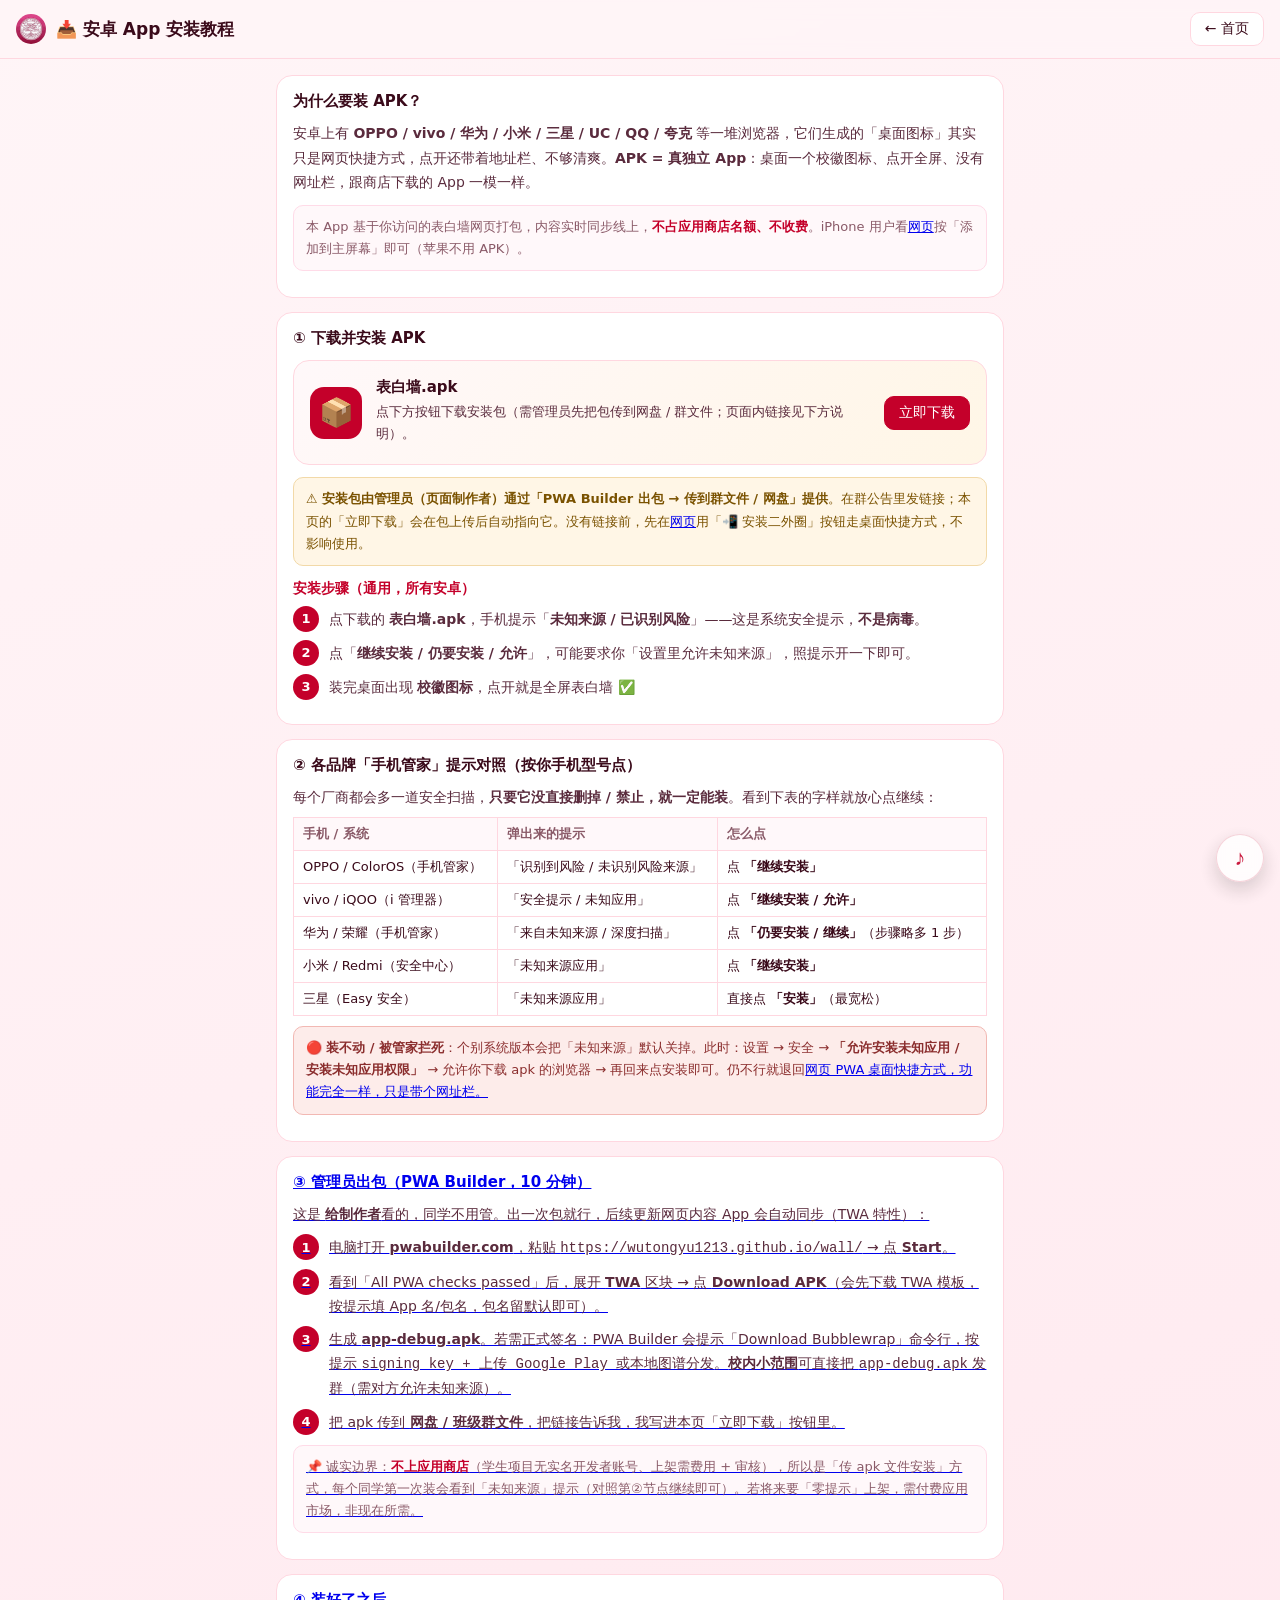
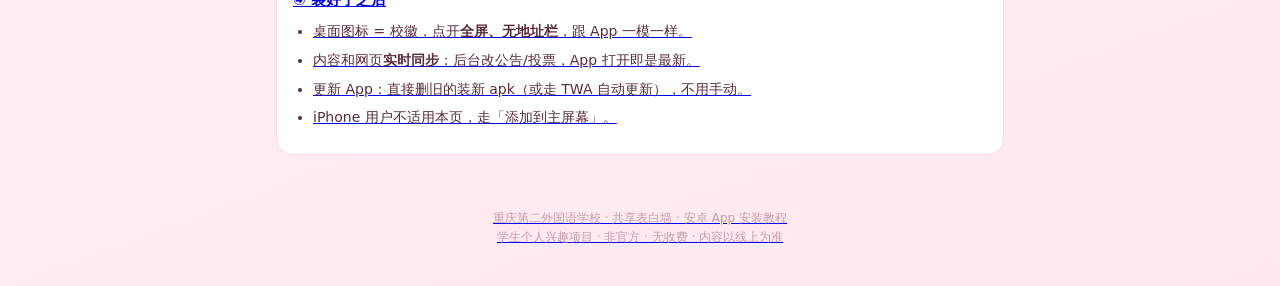
<file: apk-guide.html>
<!DOCTYPE html>
<html lang="zh-CN">
<head>
<meta charset="UTF-8">
  <link rel="icon" href="icon-48.png">
  <link rel="manifest" href="manifest.json">
  <meta name="theme-color" content="#e0498f">
  <link rel="apple-touch-icon" href="icon-apple-180.png">
  <meta name="mobile-web-app-capable" content="yes">
  <meta name="apple-mobile-web-app-capable" content="yes">
  <meta name="apple-mobile-web-app-title" content="表白墙">
  <script src="assets/pwa.js?v=8"></script>
<meta name="viewport" content="width=device-width,initial-scale=1,viewport-fit=cover">
<title>安卓 App 安装教程 · 表白墙</title>
<style>
:root{--bg1:#fff5f7;--bg2:#ffe9ef;--ink:#3a0a1a;--sub:#8a5a68;--line:#ffd7e0;--acc:#c4002a;--ok:#1a9d5a;--warn:#b06a00;--dgr:#c0392b}
*{box-sizing:border-box}
body{margin:0;font-family:"Microsoft YaHei","PingFang SC",system-ui,sans-serif;color:var(--ink);background:linear-gradient(160deg,var(--bg1),var(--bg2));min-height:100vh}
header{position:sticky;top:0;z-index:9;background:rgba(255,245,247,.92);backdrop-filter:blur(8px);border-bottom:1px solid var(--line);padding:12px 16px;display:flex;align-items:center;gap:10px}
header img{width:30px;height:30px;border-radius:50%;background:#fff}
header h1{font-size:17px;margin:0;font-weight:800;flex:1}
.btn{border:1px solid var(--line);background:#fff;color:var(--ink);border-radius:10px;padding:7px 14px;font-size:14px;cursor:pointer;text-decoration:none}
.btn:hover{border-color:var(--acc);color:var(--acc)}
.btn.pri{background:var(--acc);color:#fff;border-color:var(--acc)}
main{max-width:760px;margin:0 auto;padding:16px 16px calc(40px + env(safe-area-inset-bottom))}
.card{background:#fff;border:1px solid var(--line);border-radius:16px;padding:16px;margin-bottom:14px}
.card h2{font-size:15px;margin:0 0 10px;display:flex;align-items:center;gap:8px}
.card h3{font-size:14px;margin:14px 0 6px;color:var(--acc)}
p{font-size:14px;line-height:1.75;margin:8px 0;color:#5a2b3d}
ul{margin:8px 0;padding-left:20px}
li{font-size:14px;line-height:1.7;color:#5a2b3d;margin:5px 0}
.step{display:flex;gap:10px;margin:8px 0}
.step .n{flex:none;width:26px;height:26px;border-radius:50%;background:var(--acc);color:#fff;font-weight:800;display:flex;align-items:center;justify-content:center;font-size:13px}
.step .tx{flex:1;font-size:14px;line-height:1.7;color:#5a2b3d;padding-top:2px}
.tip{background:#fff8fa;border:1px solid #ffdbe8;border-radius:10px;padding:10px 12px;font-size:13px;color:#8a5a68;line-height:1.7;margin:10px 0}
.tip b{color:var(--acc)}
.warn{background:#fff6e6;border:1px solid #f2d9a8;border-radius:10px;padding:10px 12px;font-size:13px;color:#7a5200;line-height:1.7;margin:10px 0}
.dgr{background:#fdecea;border:1px solid #f2b8b3;border-radius:10px;padding:10px 12px;font-size:13px;color:#8b2e2e;line-height:1.7;margin:10px 0}
table{width:100%;border-collapse:collapse;font-size:13px;margin:8px 0}
th,td{border:1px solid var(--line);padding:7px 9px;text-align:left}
th{background:#fff8fa;color:var(--sub);font-weight:700}
.download{display:flex;align-items:center;gap:14px;background:linear-gradient(135deg,#fff8fa,#fff6e6);border:1px solid var(--line);border-radius:16px;padding:16px;margin:12px 0}
.download .ic{flex:none;width:52px;height:52px;border-radius:14px;background:var(--acc);color:#fff;display:flex;align-items:center;justify-content:center;font-size:28px}
.download .tx{flex:1}
.download .tx b{font-size:15px}
.download .tx p{margin:4px 0;font-size:12.5px}
footer{max-width:760px;margin:0 auto;padding:0 16px 40px;color:#c79aab;font-size:12px;text-align:center;line-height:1.6}
</style>
</head>
<body>
<header>
  <img src="icon-48.png" alt="重庆第二外国语学校">
  <h1>📥 安卓 App 安装教程</h1>
  <a class="btn" href="index.html">← 首页</a>
</header>
<main>

  <div class="card">
    <h2>为什么要装 APK？</h2>
    <p>安卓上有 <b>OPPO / vivo / 华为 / 小米 / 三星 / UC / QQ / 夸克</b> 等一堆浏览器，它们生成的「桌面图标」其实只是网页快捷方式，点开还带着地址栏、不够清爽。<b>APK = 真独立 App</b>：桌面一个校徽图标、点开全屏、没有网址栏，跟商店下载的 App 一模一样。</p>
    <div class="tip">本 App 基于你访问的表白墙网页打包，内容实时同步线上，<b>不占应用商店名额、不收费</b>。iPhone 用户看<a href="index.html">网页</a>按「添加到主屏幕」即可（苹果不用 APK）。</div>
  </div>

  <div class="card">
    <h2>① 下载并安装 APK</h2>
    <div class="download">
      <div class="ic">📦</div>
      <div class="tx">
        <b>表白墙.apk</b>
        <p>点下方按钮下载安装包（需管理员先把包传到网盘 / 群文件；页面内链接见下方说明）。</p>
      </div>
      <a class="btn pri" id="apkBtn" href="#" onclick="return false;">立即下载</a>
    </div>
    <div class="warn">⚠️ <b>安装包由管理员（页面制作者）通过「PWA Builder 出包 → 传到群文件 / 网盘」提供</b>。在群公告里发链接；本页的「立即下载」会在包上传后自动指向它。没有链接前，先在<a href="index.html">网页</a>用「📲 安装二外圈」按钮走桌面快捷方式，不影响使用。</div>

    <h3>安装步骤（通用，所有安卓）</h3>
    <div class="step"><span class="n">1</span><span class="tx">点下载的 <b>表白墙.apk</b>，手机提示「<b>未知来源 / 已识别风险</b>」——这是系统安全提示，<b>不是病毒</b>。</span></div>
    <div class="step"><span class="n">2</span><span class="tx">点「<b>继续安装 / 仍要安装 / 允许</b>」，可能要求你「设置里允许未知来源」，照提示开一下即可。</span></div>
    <div class="step"><span class="n">3</span><span class="tx">装完桌面出现 <b>校徽图标</b>，点开就是全屏表白墙 ✅</span></div>
  </div>

  <div class="card">
    <h2>② 各品牌「手机管家」提示对照（按你手机型号点）</h2>
    <p>每个厂商都会多一道安全扫描，<b>只要它没直接删掉 / 禁止，就一定能装</b>。看到下表的字样就放心点继续：</p>
    <table>
      <tr><th>手机 / 系统</th><th>弹出来的提示</th><th>怎么点</th></tr>
      <tr><td>OPPO / ColorOS（手机管家）</td><td>「识别到风险 / 未识别风险来源」</td><td>点 <b>「继续安装」</b></td></tr>
      <tr><td>vivo / iQOO（i 管理器）</td><td>「安全提示 / 未知应用」</td><td>点 <b>「继续安装 / 允许」</b></td></tr>
      <tr><td>华为 / 荣耀（手机管家）</td><td>「来自未知来源 / 深度扫描」</td><td>点 <b>「仍要安装 / 继续」</b>（步骤略多 1 步）</td></tr>
      <tr><td>小米 / Redmi（安全中心）</td><td>「未知来源应用」</td><td>点 <b>「继续安装」</b></td></tr>
      <tr><td>三星（Easy 安全）</td><td>「未知来源应用」</td><td>直接点 <b>「安装」</b>（最宽松）</td></tr>
    </table>
    <div class="dgr">🔴 <b>装不动 / 被管家拦死</b>：个别系统版本会把「未知来源」默认关掉。此时：设置 → 安全 → <b>「允许安装未知应用 / 安装未知应用权限」</b> → 允许你下载 apk 的浏览器 → 再回来点安装即可。仍不行就退回<a href="index.html">网页 PWA 桌面快捷方式</b>，功能完全一样，只是带个网址栏。</div>
  </div>

  <div class="card">
    <h2>③ 管理员出包（PWA Builder，10 分钟）</h2>
    <p>这是 <b>给制作者</b>看的，同学不用管。出一次包就行，后续更新网页内容 App 会自动同步（TWA 特性）：</p>
    <div class="step"><span class="n">1</span><span class="tx">电脑打开 <b>pwabuilder.com</b>，粘贴 <code>https://wutongyu1213.github.io/wall/</code> → 点 <b>Start</b>。</span></div>
    <div class="step"><span class="n">2</span><span class="tx">看到「All PWA checks passed」后，展开 <b>TWA</b> 区块 → 点 <b>Download APK</b>（会先下载 TWA 模板，按提示填 App 名/包名，包名留默认即可）。</span></div>
    <div class="step"><span class="n">3</span><span class="tx">生成 <b>app-debug.apk</b>。若需正式签名：PWA Builder 会提示「Download Bubblewrap」命令行，按提示 <code>signing key + 上传 Google Play 或本地图谱分发</code>。<b>校内小范围</b>可直接把 <code>app-debug.apk</code> 发群（需对方允许未知来源）。</span></div>
    <div class="step"><span class="n">4</span><span class="tx">把 apk 传到 <b>网盘 / 班级群文件</b>，把链接告诉我，我写进本页「立即下载」按钮里。</span></div>
    <div class="tip">📌 诚实边界：<b>不上应用商店</b>（学生项目无实名开发者账号、上架需费用 + 审核），所以是「传 apk 文件安装」方式，每个同学第一次装会看到「未知来源」提示（对照第②节点继续即可）。若将来要「零提示」上架，需付费应用市场，非现在所需。</div>
  </div>

  <div class="card">
    <h2>④ 装好了之后</h2>
    <ul>
      <li>桌面图标 = 校徽，点开<b>全屏、无地址栏</b>，跟 App 一模一样。</li>
      <li>内容和网页<b>实时同步</b>：后台改公告/投票，App 打开即是最新。</li>
      <li>更新 App：直接删旧的装新 apk（或走 TWA 自动更新），不用手动。</li>
      <li>iPhone 用户不适用本页，走「添加到主屏幕」。</li>
    </ul>
  </div>

</main>
<footer>重庆第二外国语学校 · 共享表白墙 · 安卓 App 安装教程<br>学生个人兴趣项目 · 非官方 · 无收费 · 内容以线上为准</footer>
<script src="assets/bgm.js?v=2"></script>
</body>
</html>
</file>
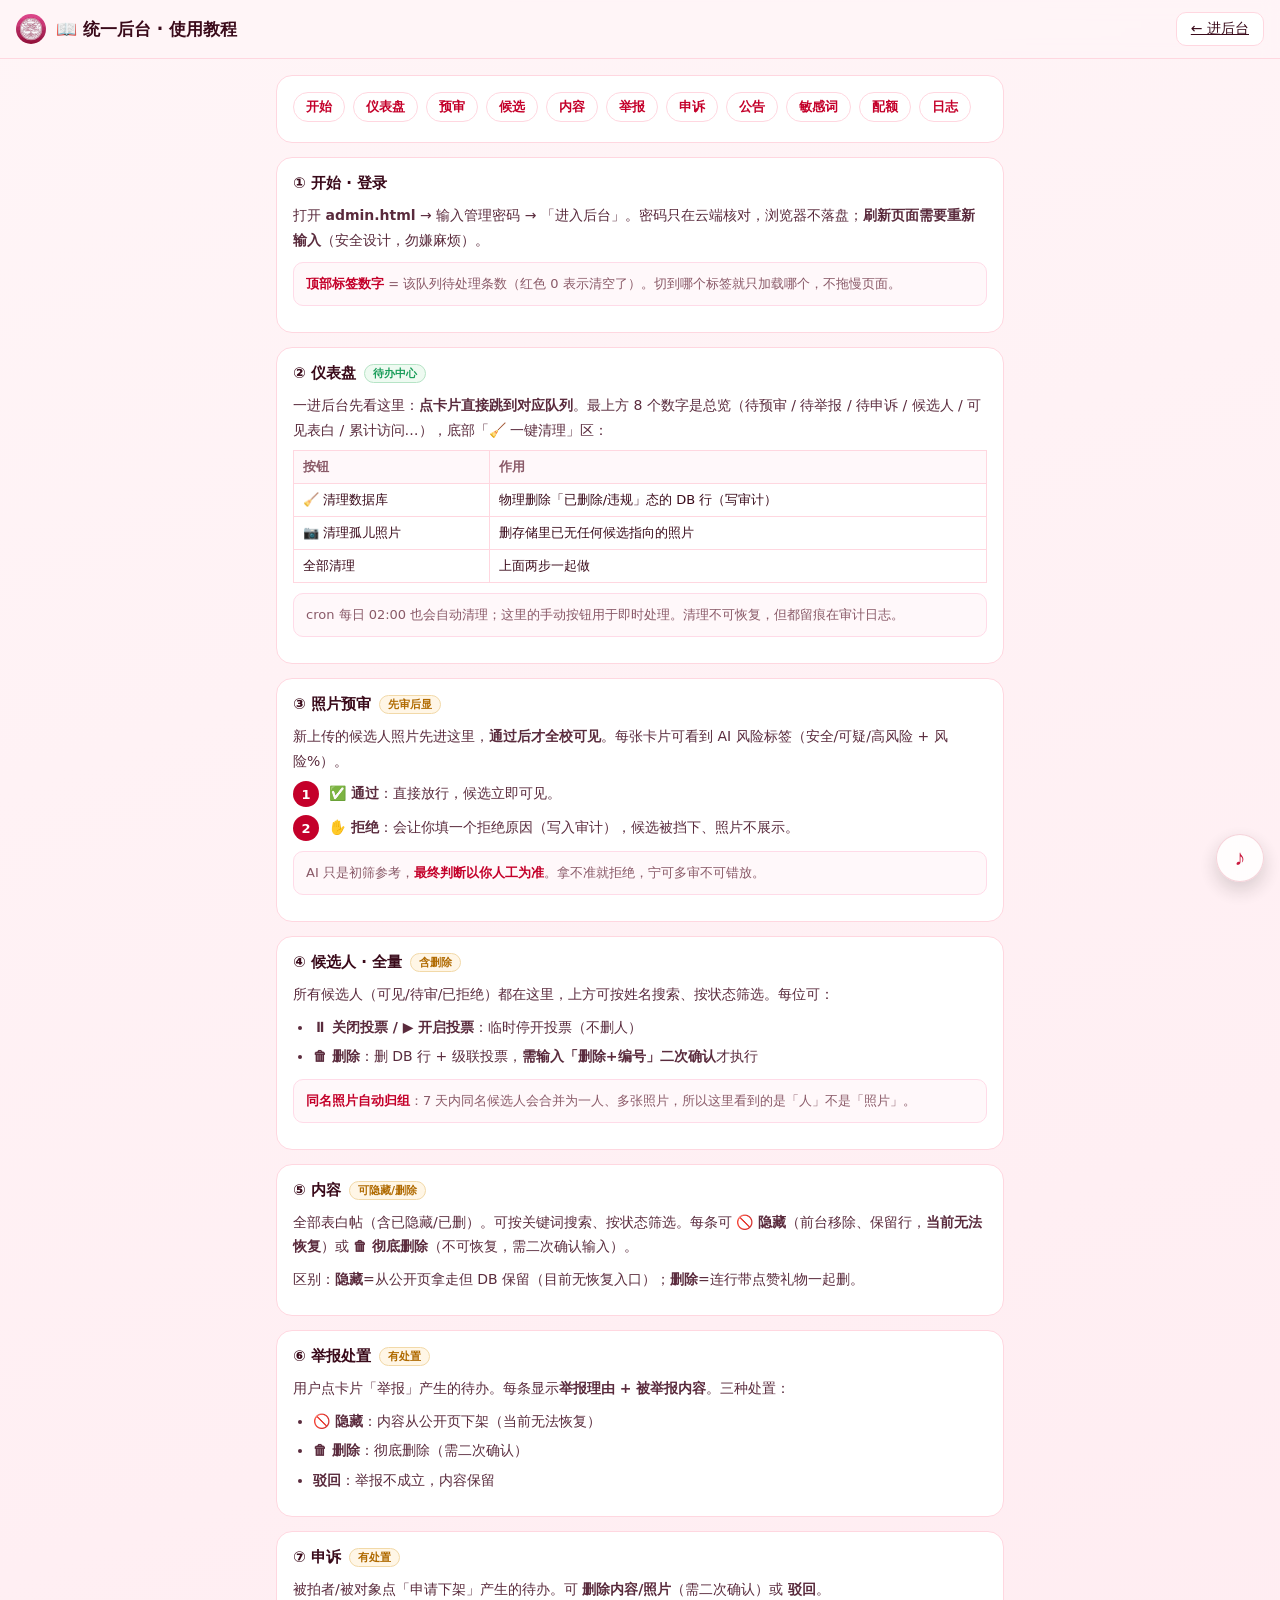
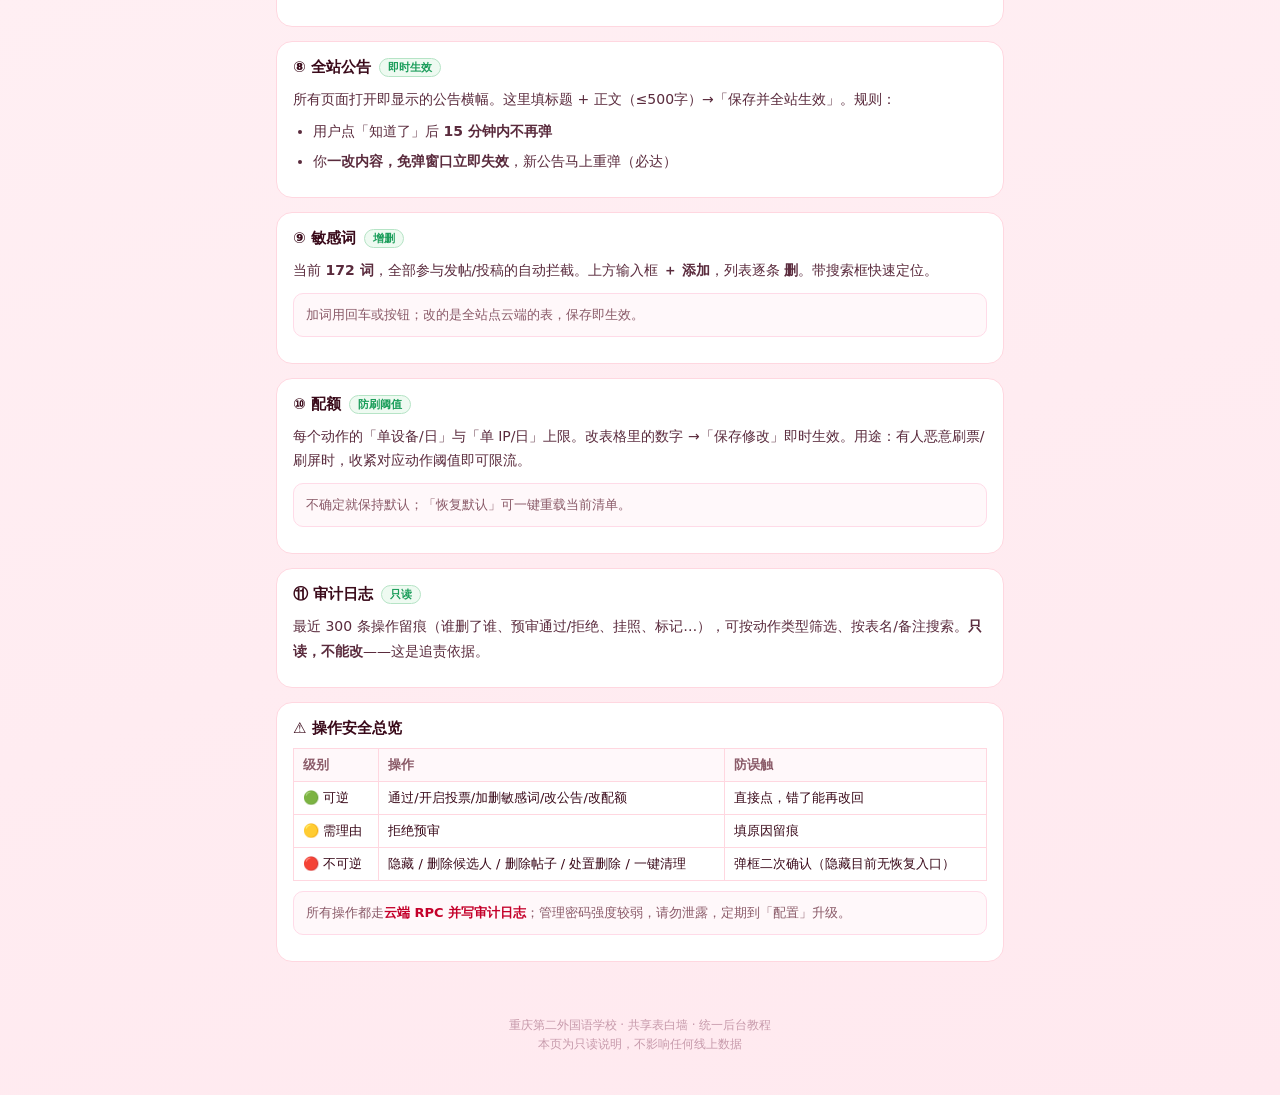
<file: guide.html>
<!DOCTYPE html>
<html lang="zh-CN">
<head>
<meta charset="UTF-8">
  <link rel="icon" href="icon-48.png">
  <link rel="manifest" href="manifest.json">
  <meta name="theme-color" content="#e0498f">
  <link rel="apple-touch-icon" href="icon-apple-180.png">
  <meta name="mobile-web-app-capable" content="yes">
  <meta name="apple-mobile-web-app-capable" content="yes">
  <meta name="apple-mobile-web-app-title" content="表白墙">
  <script src="assets/pwa.js?v=8"></script>
<meta name="viewport" content="width=device-width,initial-scale=1,viewport-fit=cover">
<title>使用教程 · 表白墙统一后台</title>
<style>
:root{--bg1:#fff5f7;--bg2:#ffe9ef;--ink:#3a0a1a;--sub:#8a5a68;--line:#ffd7e0;--acc:#c4002a;--ok:#1a9d5a;--warn:#b06a00;--dgr:#c0392b}
*{box-sizing:border-box}
body{margin:0;font-family:"Microsoft YaHei","PingFang SC",system-ui,sans-serif;color:var(--ink);background:linear-gradient(160deg,var(--bg1),var(--bg2));min-height:100vh}
header{position:sticky;top:0;z-index:9;background:rgba(255,245,247,.92);backdrop-filter:blur(8px);border-bottom:1px solid var(--line);padding:12px 16px;display:flex;align-items:center;gap:10px}
header img{width:30px;height:30px;border-radius:50%;background:#fff}
header h1{font-size:17px;margin:0;font-weight:800;flex:1}
.btn{border:1px solid var(--line);background:#fff;color:var(--ink);border-radius:10px;padding:7px 14px;font-size:14px;cursor:pointer}
.btn:hover{border-color:var(--acc);color:var(--acc)}
main{max-width:760px;margin:0 auto;padding:16px 16px calc(40px + env(safe-area-inset-bottom))}
.card{background:#fff;border:1px solid var(--line);border-radius:16px;padding:16px;margin-bottom:14px}
.card h2{font-size:15px;margin:0 0 10px;display:flex;align-items:center;gap:8px}
.card h2 .badge{font-size:11px;font-weight:700;border-radius:999px;padding:1px 8px}
.b-safe{background:#eefaf1;color:var(--ok);border:1px solid #b6e4c6}
.b-warn{background:#fff6e6;color:var(--warn);border:1px solid #f2d9a8}
.b-dgr{background:#fdecea;color:var(--dgr);border:1px solid #f2b8b3}
p{font-size:14px;line-height:1.75;margin:8px 0;color:#5a2b3d}
ul{margin:8px 0;padding-left:20px}
li{font-size:14px;line-height:1.75;color:#5a2b3d;margin:5px 0}
.step{display:flex;gap:10px;margin:8px 0}
.step .n{flex:none;width:26px;height:26px;border-radius:50%;background:var(--acc);color:#fff;font-weight:800;display:flex;align-items:center;justify-content:center;font-size:13px}
.step .tx{flex:1;font-size:14px;line-height:1.7;color:#5a2b3d;padding-top:1px}
kbd{background:#fff8fa;border:1px solid var(--line);border-bottom-width:2px;border-radius:6px;padding:1px 7px;font-size:12px;font-family:inherit}
.tip{background:#fff8fa;border:1px solid #ffdbe8;border-radius:10px;padding:10px 12px;font-size:13px;color:#8a5a68;line-height:1.7;margin:10px 0}
.tip b{color:var(--acc)}
table{width:100%;border-collapse:collapse;font-size:13px;margin:8px 0}
th,td{border:1px solid var(--line);padding:7px 9px;text-align:left}
th{background:#fff8fa;color:var(--sub);font-weight:700}
.toc{display:flex;flex-wrap:wrap;gap:8px;margin-bottom:4px}
.toc a{font-size:13px;color:var(--acc);text-decoration:none;border:1px solid var(--line);border-radius:999px;padding:5px 12px;background:#fff;font-weight:700}
.toc a:hover{border-color:var(--acc)}
footer{max-width:760px;margin:0 auto;padding:0 16px 40px;color:#c79aab;font-size:12px;text-align:center;line-height:1.6}
</style>
</head>
<body>
<header>
  <img src="icon-48.png" alt="重庆第二外国语学校">
  <h1>📖 统一后台 · 使用教程</h1>
  <a class="btn" href="admin.html">← 进后台</a>
</header>
<main>
  <div class="card">
    <div class="toc">
      <a href="#start">开始</a><a href="#dash">仪表盘</a><a href="#review">预审</a><a href="#cands">候选</a>
      <a href="#posts">内容</a><a href="#reports">举报</a><a href="#appeals">申诉</a><a href="#announce">公告</a>
      <a href="#sens">敏感词</a><a href="#quota">配额</a><a href="#log">日志</a>
    </div>
  </div>

  <div class="card" id="start">
    <h2>① 开始 · 登录</h2>
    <p>打开 <b>admin.html</b> → 输入管理密码 → 「进入后台」。密码只在云端核对，浏览器不落盘；<b>刷新页面需要重新输入</b>（安全设计，勿嫌麻烦）。</p>
    <div class="tip"><b>顶部标签数字</b> = 该队列待处理条数（红色 0 表示清空了）。切到哪个标签就只加载哪个，不拖慢页面。</div>
  </div>

  <div class="card" id="dash">
    <h2>② 仪表盘 <span class="badge b-safe">待办中心</span></h2>
    <p>一进后台先看这里：<b>点卡片直接跳到对应队列</b>。最上方 8 个数字是总览（待预审 / 待举报 / 待申诉 / 候选人 / 可见表白 / 累计访问…），底部「🧹 一键清理」区：</p>
    <table><tr><th>按钮</th><th>作用</th></tr>
    <tr><td>🧹 清理数据库</td><td>物理删除「已删除/违规」态的 DB 行（写审计）</td></tr>
    <tr><td>📷 清理孤儿照片</td><td>删存储里已无任何候选指向的照片</td></tr>
    <tr><td>全部清理</td><td>上面两步一起做</td></tr></table>
    <div class="tip">cron 每日 02:00 也会自动清理；这里的手动按钮用于即时处理。清理不可恢复，但都留痕在审计日志。</div>
  </div>

  <div class="card" id="review">
    <h2>③ 照片预审 <span class="badge b-warn">先审后显</span></h2>
    <p>新上传的候选人照片先进这里，<b>通过后才全校可见</b>。每张卡片可看到 AI 风险标签（安全/可疑/高风险 + 风险%）。</p>
    <div class="step"><span class="n">1</span><span class="tx"><b>✅ 通过</b>：直接放行，候选立即可见。</span></div>
    <div class="step"><span class="n">2</span><span class="tx"><b>✋ 拒绝</b>：会让你填一个拒绝原因（写入审计），候选被挡下、照片不展示。</span></div>
    <div class="tip">AI 只是初筛参考，<b>最终判断以你人工为准</b>。拿不准就拒绝，宁可多审不可错放。</div>
  </div>

  <div class="card" id="cands">
    <h2>④ 候选人 · 全量 <span class="badge b-warn">含删除</span></h2>
    <p>所有候选人（可见/待审/已拒绝）都在这里，上方可按姓名搜索、按状态筛选。每位可：</p>
    <ul>
      <li><b>⏸ 关闭投票 / ▶ 开启投票</b>：临时停开投票（不删人）</li>
      <li><b>🗑 删除</b>：删 DB 行 + 级联投票，<b>需输入「删除+编号」二次确认</b>才执行</li>
    </ul>
    <div class="tip"><b>同名照片自动归组</b>：7 天内同名候选人会合并为一人、多张照片，所以这里看到的是「人」不是「照片」。</div>
  </div>

  <div class="card" id="posts">
    <h2>⑤ 内容 <span class="badge b-warn">可隐藏/删除</span></h2>
    <p>全部表白帖（含已隐藏/已删）。可按关键词搜索、按状态筛选。每条可 <b>🚫 隐藏</b>（前台移除、保留行，<b>当前无法恢复</b>）或 <b>🗑 彻底删除</b>（不可恢复，需二次确认输入）。</p>
    <p>区别：<b>隐藏</b>=从公开页拿走但 DB 保留（目前无恢复入口）；<b>删除</b>=连行带点赞礼物一起删。</p>
  </div>

  <div class="card" id="reports">
    <h2>⑥ 举报处置 <span class="badge b-warn">有处置</span></h2>
    <p>用户点卡片「举报」产生的待办。每条显示<b>举报理由 + 被举报内容</b>。三种处置：</p>
    <ul>
      <li><b>🚫 隐藏</b>：内容从公开页下架（当前无法恢复）</li>
      <li><b>🗑 删除</b>：彻底删除（需二次确认）</li>
      <li><b>驳回</b>：举报不成立，内容保留</li>
    </ul>
  </div>

  <div class="card" id="appeals">
    <h2>⑦ 申诉 <span class="badge b-warn">有处置</span></h2>
    <p>被拍者/被对象点「申请下架」产生的待办。可 <b>删除内容/照片</b>（需二次确认）或 <b>驳回</b>。</p>
  </div>

  <div class="card" id="announce">
    <h2>⑧ 全站公告 <span class="badge b-safe">即时生效</span></h2>
    <p>所有页面打开即显示的公告横幅。这里填标题 + 正文（≤500字）→「保存并全站生效」。规则：</p>
    <ul>
      <li>用户点「知道了」后 <b>15 分钟内不再弹</b></li>
      <li>你<b>一改内容，免弹窗口立即失效</b>，新公告马上重弹（必达）</li>
    </ul>
  </div>

  <div class="card" id="sens">
    <h2>⑨ 敏感词 <span class="badge b-safe">增删</span></h2>
    <p>当前 <b>172 词</b>，全部参与发帖/投稿的自动拦截。上方输入框 <b>＋ 添加</b>，列表逐条 <b>删</b>。带搜索框快速定位。</p>
    <div class="tip">加词用回车或按钮；改的是全站点云端的表，保存即生效。</div>
  </div>

  <div class="card" id="quota">
    <h2>⑩ 配额 <span class="badge b-safe">防刷阈值</span></h2>
    <p>每个动作的「单设备/日」与「单 IP/日」上限。改表格里的数字 →「保存修改」即时生效。用途：有人恶意刷票/刷屏时，收紧对应动作阈值即可限流。</p>
    <div class="tip">不确定就保持默认；「恢复默认」可一键重载当前清单。</div>
  </div>

  <div class="card" id="log">
    <h2>⑪ 审计日志 <span class="badge b-safe">只读</span></h2>
    <p>最近 300 条操作留痕（谁删了谁、预审通过/拒绝、挂照、标记…），可按动作类型筛选、按表名/备注搜索。<b>只读，不能改</b>——这是追责依据。</p>
  </div>

  <div class="card">
    <h2>⚠️ 操作安全总览</h2>
    <table><tr><th>级别</th><th>操作</th><th>防误触</th></tr>
    <tr><td>🟢 可逆</td><td>通过/开启投票/加删敏感词/改公告/改配额</td><td>直接点，错了能再改回</td></tr>
    <tr><td>🟡 需理由</td><td>拒绝预审</td><td>填原因留痕</td></tr>
    <tr><td>🔴 不可逆</td><td>隐藏 / 删除候选人 / 删除帖子 / 处置删除 / 一键清理</td><td>弹框二次确认（隐藏目前无恢复入口）</td></tr></table>
    <div class="tip">所有操作都走<b>云端 RPC 并写审计日志</b>；管理密码强度较弱，请勿泄露，定期到「配置」升级。</div>
  </div>
</main>
<footer>重庆第二外国语学校 · 共享表白墙 · 统一后台教程<br>本页为只读说明，不影响任何线上数据</footer>
<script src="assets/bgm.js?v=2"></script>
</body>
</html>
</file>
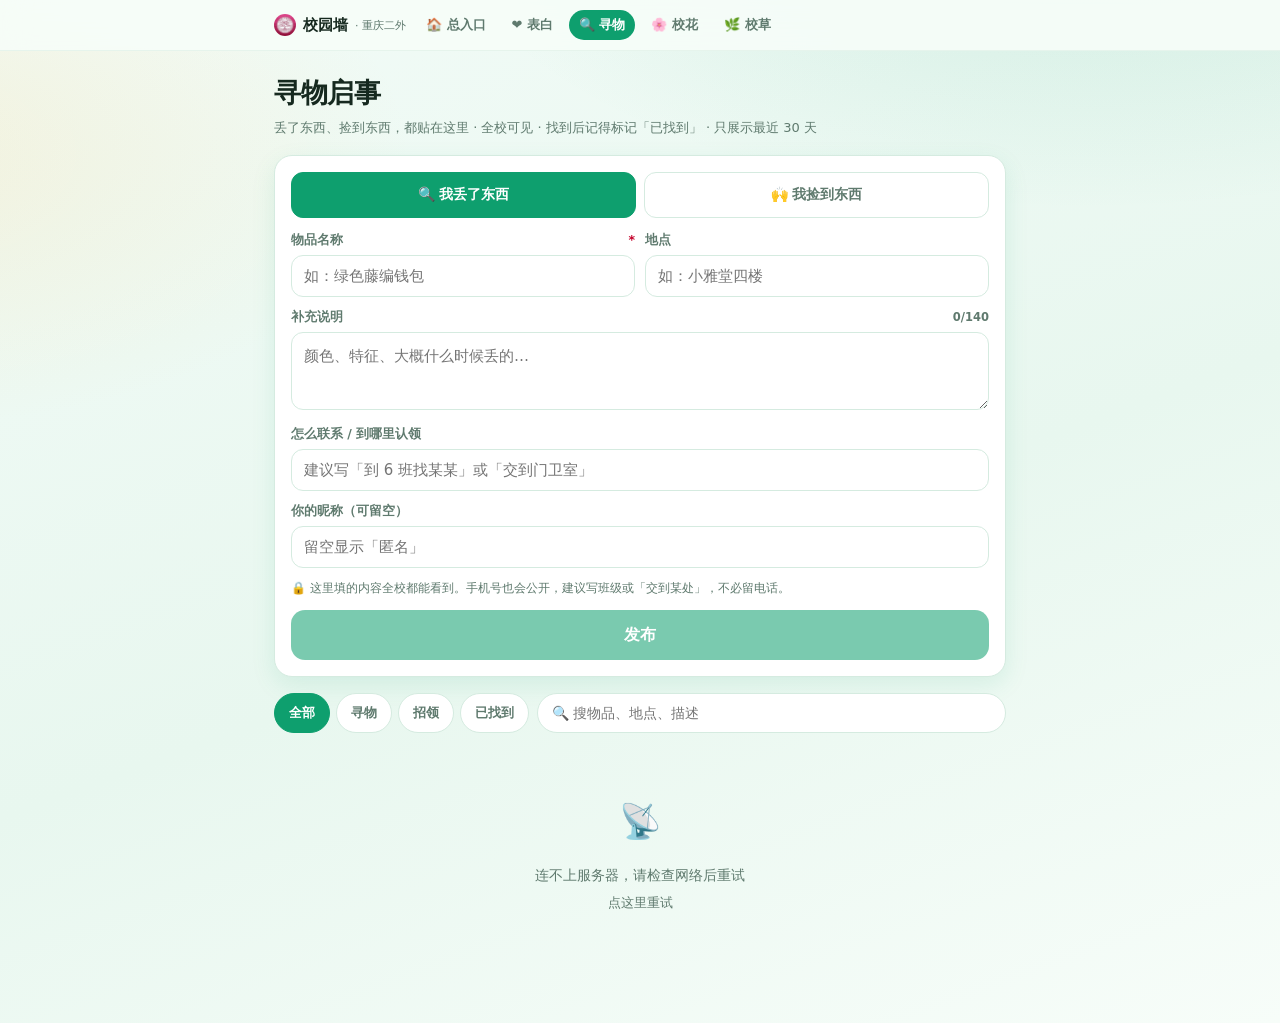
<file: lost-found.html>
<!DOCTYPE html>
<html lang="zh-CN">
<head>
<meta charset="UTF-8">
  <link rel="icon" href="icon-48.png">
  <link rel="manifest" href="manifest.json">
  <meta name="theme-color" content="#0e9f6e">
  <link rel="apple-touch-icon" href="icon-apple-180.png">
  <meta name="mobile-web-app-capable" content="yes">
  <meta name="apple-mobile-web-app-capable" content="yes">
  <meta name="apple-mobile-web-app-status-bar-style" content="default">
  <meta name="apple-mobile-web-app-title" content="寻物启事">
  <script src="assets/pwa.js?v=8"></script>
<meta name="viewport" content="width=device-width, initial-scale=1.0, viewport-fit=cover">
<link rel="preconnect" href="https://dpceuvqtwvhoipxhozxz.supabase.co" crossorigin>
<link rel="dns-prefetch" href="https://dpceuvqtwvhoipxhozxz.supabase.co">
<title>寻物启事 · 重庆第二外国语学校校园墙</title>
<meta name="description" content="重庆第二外国语学校 · 寻物启事：丢了东西、捡到东西都贴这里，全校可见">
<meta property="og:type" content="website">
<meta property="og:title" content="寻物启事 · 重庆第二外国语学校校园墙">
<meta property="og:description" content="丢了东西 / 捡到东西 · 贴在这里，全校都能看到">
<meta property="og:image" content="https://wutongyu1213.github.io/wall/icon-512.png">
<meta property="og:url" content="https://wutongyu1213.github.io/wall/lost-found.html">
<meta property="og:site_name" content="重庆二外 · 校园墙">
<meta name="twitter:card" content="summary_large_image">
<script src="assets/supabase.js?v=1"></script>
<script src="assets/device-fp.js?v=2"></script>
<script>if(typeof window.supabase==="undefined"){document.write('<script src="https://cdn.jsdelivr.net/npm/@supabase/supabase-js@2"><\/script>');}</script>
<script src="assets/announce.js?v=2"></script>
<style>
:root{
  --ink:#16291f;--muted:#5f7a6e;--line:#d5ebe0;--line-soft:#e6f4ec;
  --acc:#0e9f6e;--acc-d:#0a7c56;--acc-bg:#e8f8f1;
  --amber:#b06a00;--amber-bg:#fff6e6;
  --rose:#c4002a;--rose-bg:#ffeff2;
  --card:#fff;--bg1:#f2fbf7;--bg2:#e8f7ef;--bg3:#f7fdf9;
  --shadow:0 8px 24px rgba(14,159,110,.10);
  --radius:16px;
}
*{box-sizing:border-box;margin:0;padding:0}
body{min-height:100vh;color:var(--ink);font-family:"Microsoft YaHei","PingFang SC",system-ui,sans-serif;
  background:radial-gradient(1100px 520px at 85% -10%,rgba(14,159,110,.14),transparent 60%),
             radial-gradient(900px 460px at -10% 15%,rgba(255,196,88,.16),transparent 60%),
             linear-gradient(160deg,var(--bg1),var(--bg2) 55%,var(--bg3));}
body.dark{--ink:#e7f3ec;--muted:#a7c3b6;--card:#132420;--bg1:#0b1714;--bg2:#102420;--bg3:#0d1b17;--line:#22443a;--line-soft:#1b352d;--acc-bg:#123b2e;--amber-bg:#2e2515;--rose-bg:#2e1a1e;--shadow:0 8px 24px rgba(0,0,0,.5)}

/* 离线提示条 */
.netbar{position:fixed;left:0;right:0;top:0;z-index:90;background:#b3261e;color:#fff;text-align:center;
  font-size:13px;line-height:34px;transform:translateY(-100%);transition:transform .25s;padding:0 12px}
.netbar.show{transform:translateY(0)}
.netbar.ok{background:#0e9f6e}

/* 导航 */
.nav{position:sticky;top:0;z-index:60;background:rgba(247,253,249,.9);backdrop-filter:blur(14px);
  border-bottom:1px solid var(--line-soft)}
body.dark .nav{background:rgba(13,27,23,.9)}
.nav-in{max-width:760px;margin:0 auto;display:flex;align-items:center;gap:6px;padding:10px 14px;overflow-x:auto;scrollbar-width:none}
.nav-in::-webkit-scrollbar{display:none}
.brand{display:flex;align-items:center;gap:7px;font-weight:800;font-size:15px;white-space:nowrap;margin-right:4px}
.brand img{width:22px;height:22px;border-radius:50%;object-fit:cover}
.brand small{font-weight:500;font-size:11px;color:var(--muted)}
.nl{white-space:nowrap;font-size:13px;color:var(--muted);text-decoration:none;padding:6px 10px;border-radius:999px;font-weight:700}
.nl:hover{color:var(--acc-d);background:var(--acc-bg)}
.nl.cur{color:#fff;background:var(--acc)}

.wrap{max-width:760px;margin:0 auto;padding:18px 14px 64px}
.hero{margin:6px 0 16px}
.hero h1{font-size:27px;letter-spacing:-.5px}
.hero .sub{color:var(--muted);font-size:13px;margin-top:6px;line-height:1.7}

/* 未开通 */
.notready{background:var(--amber-bg);border:1px solid #f0d9a8;border-radius:var(--radius);
  padding:16px 16px 14px;margin-bottom:14px;font-size:13px;line-height:1.8;color:#6b4a00}
body.dark .notready{border-color:#4a3a17;color:#f0d9a8}
.notready b{display:block;font-size:15px;margin-bottom:6px}
.notready code{background:rgba(0,0,0,.06);padding:1px 5px;border-radius:5px;font-size:12px}
.notready ol{margin:8px 0 0 18px}
.notready li{margin:3px 0}

/* 发布区 */
.compose{background:var(--card);border:1px solid var(--line);border-radius:18px;padding:16px;
  box-shadow:var(--shadow);margin-bottom:16px}
.kindtabs{display:flex;gap:8px;margin-bottom:14px}
.kt{flex:1;min-height:46px;border:1px solid var(--line);background:#fff;border-radius:12px;font-size:14px;
  font-weight:800;color:var(--muted);cursor:pointer;font-family:inherit}
body.dark .kt{background:var(--card);color:var(--muted)}
.kt.on{background:var(--acc);border-color:var(--acc);color:#fff}
.field{display:block;margin-bottom:12px}
.field>span{display:flex;justify-content:space-between;align-items:baseline;font-size:12.5px;font-weight:700;
  color:var(--muted);margin-bottom:6px}
.field>span b{color:var(--rose)}
.field>span i{font-style:normal;font-weight:600;font-size:11.5px;color:var(--muted)}
.field input,.field textarea{width:100%;font-family:inherit;font-size:15px;color:var(--ink);
  background:#fff;border:1px solid var(--line);border-radius:12px;padding:11px 12px;outline:none}
body.dark .field input,body.dark .field textarea{background:#0f201b;color:var(--ink)}
.field input:focus,.field textarea:focus{border-color:var(--acc);box-shadow:0 0 0 3px rgba(14,159,110,.14)}
.field textarea{min-height:78px;resize:vertical;line-height:1.65}
.row2{display:grid;grid-template-columns:1fr 1fr;gap:10px}
@media(max-width:480px){.row2{grid-template-columns:1fr}}
.tip{font-size:12px;color:var(--muted);line-height:1.7;margin:-2px 0 12px}
.submit{width:100%;min-height:50px;border:0;border-radius:14px;background:var(--acc);color:#fff;
  font-size:16px;font-weight:800;font-family:inherit;cursor:pointer}
.submit:active{transform:scale(.99)}
.submit[disabled]{opacity:.55;cursor:not-allowed}
.submit.busy{opacity:.7}

/* 工具条 */
.toolbar{display:flex;flex-wrap:wrap;gap:8px;align-items:center;margin-bottom:12px}
.tabs{display:flex;gap:6px;flex-wrap:wrap}
.tab{min-height:40px;padding:0 14px;border:1px solid var(--line);background:#fff;border-radius:999px;
  font-size:13px;font-weight:700;color:var(--muted);cursor:pointer;font-family:inherit}
body.dark .tab{background:var(--card)}
.tab.on{background:var(--acc);border-color:var(--acc);color:#fff}
.search{flex:1;min-width:150px;min-height:40px;border:1px solid var(--line);border-radius:999px;
  padding:0 14px;font-size:14px;font-family:inherit;background:#fff;color:var(--ink);outline:none}
body.dark .search{background:var(--card)}
.search:focus{border-color:var(--acc)}

/* 列表 */
.list{display:grid;gap:10px}
.item{background:var(--card);border:1px solid var(--line);border-radius:16px;padding:14px;box-shadow:var(--shadow)}
.item.done{opacity:.72}
.itop{display:flex;align-items:center;gap:8px;flex-wrap:wrap;margin-bottom:7px}
.badge{font-size:11px;font-weight:800;padding:3px 9px;border-radius:999px;letter-spacing:.3px}
.badge.lost{background:var(--rose-bg);color:var(--rose)}
.badge.found{background:var(--acc-bg);color:var(--acc-d)}
.badge.done{background:#eef1ef;color:#6b7d74}
body.dark .badge.done{background:#22302b;color:#a9bdb4}
.item .time{margin-left:auto;font-size:11.5px;color:var(--muted)}
.item h3{font-size:16.5px;line-height:1.45;margin-bottom:5px}
.item .meta{font-size:12.5px;color:var(--muted);margin-bottom:5px}
.item .desc{font-size:14px;line-height:1.72;white-space:pre-wrap;word-break:break-word;margin-bottom:7px}
.item .contact{font-size:13px;background:var(--acc-bg);color:var(--acc-d);border-radius:10px;
  padding:8px 11px;line-height:1.6;word-break:break-word}
.item .acts{display:flex;gap:8px;margin-top:10px;flex-wrap:wrap}
.mini{min-height:36px;padding:0 12px;border-radius:10px;border:1px solid var(--line);background:#fff;
  font-size:12.5px;font-weight:700;color:var(--muted);font-family:inherit;cursor:pointer}
body.dark .mini{background:var(--card)}
.mini.ok{border-color:#bfe6d6;color:var(--acc-d);background:var(--acc-bg)}
.mini.dgr{border-color:#f2c9d0;color:var(--rose);background:var(--rose-bg)}

.empty{text-align:center;color:var(--muted);font-size:14px;padding:44px 16px;line-height:1.9}
.empty .big{font-size:34px;display:block;margin-bottom:8px}

/* toast */
.toast{position:fixed;left:50%;bottom:28px;transform:translate(-50%,20px);background:rgba(22,41,31,.94);
  color:#fff;font-size:13.5px;padding:11px 18px;border-radius:12px;opacity:0;pointer-events:none;
  transition:.25s;z-index:120;max-width:86vw;text-align:center;line-height:1.5}
.toast.show{opacity:1;transform:translate(-50%,0)}
@media(max-width:820px){.field input,.field textarea,.search{font-size:16px}}
</style>
</head>
<body>
<div class="netbar" id="netBar">当前离线 · 联网后自动恢复</div>

<nav class="nav"><div class="nav-in">
  <span class="brand"><img class="brand-ico" src="icon-48.png" alt="重庆第二外国语学校"> 校园墙<small>· 重庆二外</small></span>
  <a class="nl" href="index.html">🏠 总入口</a>
  <a class="nl" href="love-wall.html">❤️ 表白</a>
  <a class="nl cur" href="lost-found.html">🔍 寻物</a>
  <a class="nl" href="xiaohua-wall.html">🌸 校花</a>
  <a class="nl" href="xiaocao-wall.html">🌿 校草</a>
</div></nav>

<main class="wrap">
  <header class="hero">
    <h1>寻物启事</h1>
    <p class="sub">丢了东西、捡到东西，都贴在这里 · 全校可见 · 找到后记得标记「已找到」 · 只展示最近 30 天</p>
  </header>

  <section class="notready" id="notReady" hidden>
    <b>这个功能还没开通</b>
    页面已经做好了，但数据库里还缺一个写入函数，所以现在发不出去。<br>
    管理员按下面三步操作，约 3 分钟，开通后这段提示会自动消失：
    <ol>
      <li>打开 Supabase Dashboard → <code>SQL Editor</code></li>
      <li>把仓库里 <code>sql/05-寻物启事.sql</code> 全文粘贴进去</li>
      <li>点 <code>Run</code>，然后刷新本页</li>
    </ol>
  </section>

  <section class="compose">
    <div class="kindtabs" role="tablist" aria-label="启事类型">
      <button type="button" class="kt on" data-kind="寻物" role="tab" aria-selected="true">🔍 我丢了东西</button>
      <button type="button" class="kt" data-kind="招领" role="tab" aria-selected="false">🙌 我捡到东西</button>
    </div>

    <div class="row2">
      <label class="field"><span>物品名称 <b>*</b></span>
        <input id="inItem" maxlength="20" placeholder="如：绿色藤编钱包" autocomplete="off"></label>
      <label class="field"><span>地点</span>
        <input id="inPlace" maxlength="30" placeholder="如：小雅堂四楼" autocomplete="off"></label>
    </div>

    <label class="field"><span>补充说明 <i id="cntDesc">0/140</i></span>
      <textarea id="inDesc" maxlength="140" placeholder="颜色、特征、大概什么时候丢的…"></textarea></label>

    <label class="field"><span>怎么联系 / 到哪里认领</span>
      <input id="inContact" maxlength="60" placeholder="建议写「到 6 班找某某」或「交到门卫室」" autocomplete="off"></label>

    <label class="field"><span>你的昵称（可留空）</span>
      <input id="inNick" maxlength="8" placeholder="留空显示「匿名」" autocomplete="off"></label>

    <p class="tip">🔒 这里填的内容全校都能看到。手机号也会公开，建议写班级或「交到某处」，不必留电话。</p>
    <button type="button" class="submit" id="btnPost">发布</button>
  </section>

  <div class="toolbar">
    <div class="tabs" role="tablist" aria-label="筛选">
      <button type="button" class="tab on" data-f="all" role="tab" aria-selected="true">全部</button>
      <button type="button" class="tab" data-f="寻物" role="tab" aria-selected="false">寻物</button>
      <button type="button" class="tab" data-f="招领" role="tab" aria-selected="false">招领</button>
      <button type="button" class="tab" data-f="found" role="tab" aria-selected="false">已找到</button>
    </div>
    <input class="search" id="inSearch" type="search" placeholder="🔍 搜物品、地点、描述" aria-label="搜索寻物启事">
  </div>

  <div class="list" id="list" aria-live="polite"></div>
  <div class="empty" id="empty" hidden></div>
</main>

<div class="toast" id="toast"></div>

<script>
(function(){
  "use strict";
  var URL="https://dpceuvqtwvhoipxhozxz.supabase.co";
  var KEY="sb_publishable_lgsJvhLEHOG9oM1aXH7y1A_pgdmezyA";
  var sb=(window.supabase&&window.supabase.createClient)?window.supabase.createClient(URL,KEY):null;

  var READY=false, ITEMS=[], FILTER="all", Q="", KIND="寻物", BUSY=false;
  var DRAFT_KEY="lostDraftV1";
  /* 超过这个天数的启事不再展示（数据不删，只是不占版面）。
     与 docs/寻物启事.md 的口径保持一致。 */
  var EXPIRE_DAYS=30;
  var LOAD_ERR="";   /* 列表读取失败时不要冒充「还没有人贴」 */

  function $(id){return document.getElementById(id);}
  function esc(s){
    return String(s==null?"":s).replace(/[&<>"']/g,function(c){
      return {"&":"&amp;","<":"&lt;",">":"&gt;",'"':"&quot;","'":"&#39;"}[c];
    });
  }
  var toastTimer=null;
  function toast(t){
    var el=$("toast");el.textContent=t;el.classList.add("show");
    clearTimeout(toastTimer);toastTimer=setTimeout(function(){el.classList.remove("show");},2600);
  }
  function userKey(){
    try{
      if(window.__wallDevice&&typeof window.__wallDevice.id==="function"){
        var v=window.__wallDevice.id(); if(v) return v;
      }
    }catch(e){}
    try{
      var k=localStorage.getItem("wallUserKey");
      if(!k){k="u"+Math.random().toString(16).slice(2,10);localStorage.setItem("wallUserKey",k);}
      return k;
    }catch(e){return "u0";}
  }
  function timeAgo(ms){
    var d=Date.now()-Number(ms||0);
    if(!isFinite(d)||d<0)return "刚刚";
    var m=Math.floor(d/60000);
    if(m<1)return "刚刚";
    if(m<60)return m+" 分钟前";
    var h=Math.floor(m/60);
    if(h<24)return h+" 小时前";
    var day=Math.floor(h/24);
    if(day<7)return day+" 天前";
    var dt=new Date(Number(ms));
    return (dt.getMonth()+1)+" 月 "+dt.getDate()+" 日";
  }

  /* ---------- 状态：离线 ---------- */
  function netTick(){
    var bar=$("netBar");
    if(!bar)return;
    if(navigator.onLine===false){bar.textContent="当前离线 · 联网后自动恢复";bar.className="netbar show";}
    else{bar.className="netbar";}
  }
  window.addEventListener("offline",function(){netTick();});
  window.addEventListener("online",function(){
    var bar=$("netBar");bar.textContent="网络回来了";bar.className="netbar show ok";
    setTimeout(function(){netTick();},1800);
    start();
  });

  /* ---------- 草稿：切微信 / 锁屏都不丢 ---------- */
  var draftTimer=null;
  function saveDraft(){
    try{
      var d={item:$("inItem").value,place:$("inPlace").value,desc:$("inDesc").value,
             contact:$("inContact").value,nick:$("inNick").value,kind:KIND,ts:Date.now()};
      if(!d.item&&!d.desc&&!d.contact){localStorage.removeItem(DRAFT_KEY);return;}
      localStorage.setItem(DRAFT_KEY,JSON.stringify(d));
    }catch(e){}
  }
  function queueDraft(){clearTimeout(draftTimer);draftTimer=setTimeout(saveDraft,400);}
  function restoreDraft(){
    try{
      var raw=localStorage.getItem(DRAFT_KEY);
      if(!raw)return false;
      var d=JSON.parse(raw);
      if(!d||(Date.now()-d.ts)>7*86400000){localStorage.removeItem(DRAFT_KEY);return false;}
      $("inItem").value=d.item||"";$("inPlace").value=d.place||"";
      $("inDesc").value=d.desc||"";$("inContact").value=d.contact||"";$("inNick").value=d.nick||"";
      if(d.kind==="招领")setKind("招领");
      countDesc();
      return true;
    }catch(e){return false;}
  }
  function clearDraft(){try{localStorage.removeItem(DRAFT_KEY);}catch(e){}}

  /* ---------- 字数 ---------- */
  function countDesc(){
    var n=$("inDesc").value.length, el=$("cntDesc");
    el.textContent=n+"/140";
    el.style.color = n>=140 ? "var(--rose)" : (n>=120 ? "var(--amber)" : "");
  }

  /* ---------- 类型切换 ---------- */
  function setKind(k){
    KIND=k;
    var btns=document.querySelectorAll(".kt");
    for(var i=0;i<btns.length;i++){
      var on=btns[i].getAttribute("data-kind")===k;
      btns[i].classList.toggle("on",on);
      btns[i].setAttribute("aria-selected",on?"true":"false");
    }
    $("btnPost").textContent = k==="寻物" ? "发布寻物启事" : "发布招领启事";
    saveDraft();
  }

  /* ---------- 渲染 ---------- */
  /* 未过期的条目（数据不删，只是不占版面） */
  function alive(){
    var now=Date.now(), ttl=EXPIRE_DAYS*86400000;
    return ITEMS.filter(function(x){return now-Number(x.ts||0)<=ttl;});
  }
  function visible(){
    return alive().filter(function(x){
      if(FILTER==="found"){ if(x.lost!=="found")return false; }
      else if(FILTER!=="all"){ if(x.tag!==FILTER)return false; }
      if(!Q)return true;
      var m=x.meta||{};
      var hay=(x.nick+" "+x.tag+" "+(m.item||"")+" "+(m.place||"")+" "+(m.desc||"")+" "+(m.contact||"")).toLowerCase();
      return hay.indexOf(Q)>=0;
    });
  }
  function render(){
    var list=$("list"), empty=$("empty");
    empty.onclick=null;   /* 清掉上一次的错误重试绑定，避免空态还残留旧 handler */
    var rows=visible();
    if(!rows.length){
      list.innerHTML="";
      empty.hidden=false;
      if(LOAD_ERR){
        /* 放在最前：断网时 READY 也是 false，先判错误才不会误报「没开通」 */
        empty.innerHTML='<span class="big">📡</span>'+esc(LOAD_ERR)+'<br><span style="font-size:12.5px">点这里重试</span>';
        empty.onclick=function(){LOAD_ERR="";start();};
      }else if(!READY){
        empty.innerHTML='<span class="big">🔧</span>功能还没开通<br><span style="font-size:12.5px">开通后这里会显示全校的寻物启事</span>';
      }else if(ITEMS.length===0){
        empty.innerHTML='<span class="big">🌱</span>还没有人贴寻物启事<br><span style="font-size:12.5px">你可以贴第一条</span>';
      }else if(alive().length===0){
        /* 有数据但全部超过 30 天：这时候说「换个筛选」是骗人的，换也没用 */
        empty.innerHTML='<span class="big">🗓️</span>最近 '+EXPIRE_DAYS+' 天没有新的寻物启事<br><span style="font-size:12.5px">更早的启事已自动收起（数据还在，没有删除）</span>';
      }else{
        empty.innerHTML='<span class="big">🔍</span>这个筛选下没有内容<br><span style="font-size:12.5px">换个筛选或清空搜索试试</span>';
      }
      return;
    }
    empty.hidden=true;
    var h="";
    for(var i=0;i<rows.length;i++){
      var x=rows[i], m=x.meta||{};
      var done=x.lost==="found";
      h+='<article class="item'+(done?' done':'')+'">'+
        '<div class="itop">'+
          '<span class="badge '+(x.tag==="寻物"?"lost":"found")+'">'+(x.tag==="寻物"?"寻物":"招领")+'</span>'+
          (done?'<span class="badge done">已找到</span>':'')+
          '<span class="time">'+esc(timeAgo(x.ts))+'</span>'+
        '</div>'+
        '<h3>'+esc(m.item||"（未填物品）")+'</h3>'+
        (m.place?'<div class="meta">📍 '+esc(m.place)+'</div>':'')+
        (m.desc?'<div class="desc">'+esc(m.desc)+'</div>':'')+
        (m.contact?'<div class="contact">📮 '+esc(m.contact)+'</div>':'')+
        '<div class="meta" style="margin-top:8px">发布者：'+esc(x.nick||"匿名")+'</div>'+
        (x.mine&&!done?'<div class="acts"><button type="button" class="mini ok" data-done="'+Number(x.id)+'">✅ 我已经找到了</button>'+
          '<button type="button" class="mini dgr" data-del="'+Number(x.id)+'">申请删除</button></div>':'')+
        (x.mine&&done?'<div class="acts"><button type="button" class="mini dgr" data-del="'+Number(x.id)+'">申请删除</button></div>':'')+
      '</article>';
    }
    list.innerHTML=h;
  }

  /* ---------- 数据 ---------- */
  /* 区分两种失败，别把网络问题说成配置问题：
     · PGRST202 / Could not find the function → 真的没开通，引导管理员执行 SQL
     · 其它（断网、超时、CORS）            → 网络问题，显示重试，不动 SQL 引导 */
  function probeReady(){
    return sb.rpc("fn_lost_ready").then(function(r){
      if(!r.error){
        READY=true;
        $("notReady").hidden=true;
        $("btnPost").disabled=false;
        return true;
      }
      READY=false;
      $("btnPost").disabled=true;
      var m=String(((r.error&&r.error.message)||"")+" "+((r.error&&r.error.code)||""));
      if(/PGRST202|Could not find the function/i.test(m)){
        $("notReady").hidden=false;
      }else{
        $("notReady").hidden=true;
        LOAD_ERR="连不上服务器，请检查网络后重试";
      }
      return false;
    }).catch(function(){
      READY=false;
      $("btnPost").disabled=true;
      $("notReady").hidden=true;
      LOAD_ERR="连不上服务器，请检查网络后重试";
      return false;
    });
  }
  /* 探针 + 拉列表：重试按钮和「网络恢复」都走这里，避免 READY 还是 false 时白拉一次 */
  function start(){
    if(!sb)return;
    probeReady().then(function(ok){
      if(ok){ load(); }
      else { render(); }
    });
  }
  function load(){
    if(!sb)return Promise.resolve();
    LOAD_ERR="";
    return sb.rpc("fn_lost_list",{p_limit:120,p_user_key:userKey()}).then(function(r){
      if(r.error){ LOAD_ERR="读取失败："+(r.error.message||"服务端拒绝"); ITEMS=[]; render(); return; }
      ITEMS=(r.data||[]).map(function(x){
        return {id:x.id,nick:x.nick,tag:x.tag,lost:x.lost,meta:x.meta||{},ts:x.ts,mine:!!x.mine};
      });
      render();
    }).catch(function(e){ LOAD_ERR="网络异常，没读到寻物启事"; ITEMS=[]; render(); });
  }

  /* ---------- 发布 ---------- */
  function post(){
    if(BUSY)return;
    if(!READY){toast("功能还没开通，先让管理员执行 sql/05-寻物启事.sql");return;}
    var item=$("inItem").value.trim();
    var place=$("inPlace").value.trim();
    var desc=$("inDesc").value.trim();
    var contact=$("inContact").value.trim();
    var nick=$("inNick").value.trim();
    if(!item){ toast(KIND==="寻物"?"请填丢的是什么":"请填捡到了什么"); $("inItem").focus(); return; }
    if(desc.length>140){ toast("补充说明不能超过 140 字"); $("inDesc").focus(); return; }

    BUSY=true;
    var btn=$("btnPost"); btn.disabled=true; btn.classList.add("busy"); btn.textContent="发布中…";
    sb.rpc("fn_lost_post",{
      p_kind:KIND,p_item:item,p_place:place,p_desc:desc,p_contact:contact,
      p_nick:nick,p_user_key:userKey(),p_ip:null
    }).then(function(r){
      if(r.error){ toast("发布失败："+(r.error.message||"稍后再试")); return; }
      var d=r.data||{};
      if(d.ok){
        toast("已发布 ✅ 全校现在能看到了");
        $("inItem").value="";$("inPlace").value="";$("inDesc").value="";$("inContact").value="";
        countDesc(); clearDraft();
        return load();
      }
      var msg={kind_invalid:"类型不对",item_required:"物品名称必填",item_too_long:"物品名称太长",
        place_too_long:"地点太长",desc_too_long:"补充说明太长",contact_too_long:"联系方式太长",
        nick_too_long:"昵称太长",user_key_required:"设备身份缺失，请刷新页面",
        too_fast:"发得太快了，等 "+(d.wait||60)+" 秒再试",
        auto_hidden:"内容触发了自动审核（可能含电话/网址/敏感词），请换个说法再试"}[d.error]||("发布失败："+d.error);
      toast(msg);
    }).catch(function(){ toast("发布失败，检查网络后重试"); })
      .then(function(){
        BUSY=false; btn.disabled=!READY; btn.classList.remove("busy");
        btn.textContent=KIND==="寻物"?"发布寻物启事":"发布招领启事";
      });
  }

  /* ---------- 标记已找到 / 申请删除 ---------- */
  function markFound(id){
    sb.rpc("fn_lost_resolve",{p_id:id,p_user_key:userKey()}).then(function(r){
      if(r.error){toast("操作失败："+(r.error.message||"稍后再试"));return;}
      var d=r.data||{};
      if(d.ok){ toast("已标记为找到 🎉"); return load(); }
      toast(d.error==="not_yours_or_missing"?"只能标记自己发的启事":"操作失败");
    }).catch(function(){toast("操作失败，检查网络");});
  }
  function appealDelete(id){
    if(!window.confirm("申请删除这条？管理员确认后才会真正删除。"))return;
    sb.rpc("fn_wall_appeal",{p_target_kind:"wall",p_target_id:Number(id),
      p_reason:"寻物启事发布者申请删除",p_user_key:userKey(),p_ip:null}).then(function(r){
      if(r.error){toast("提交失败："+(r.error.message||""));return;}
      toast("已提交删除申请，管理员会尽快处理");
    }).catch(function(){toast("提交失败，检查网络");});
  }

  /* ---------- 事件绑定 ---------- */
  $("btnPost").onclick=post;
  $("inDesc").oninput=function(){countDesc();queueDraft();};
  ["inItem","inPlace","inContact","inNick"].forEach(function(id){
    $(id).oninput=queueDraft;
  });
  var kts=document.querySelectorAll(".kt");
  for(var i=0;i<kts.length;i++){
    kts[i].onclick=function(){setKind(this.getAttribute("data-kind"));};
  }
  var tabs=document.querySelectorAll(".tab");
  for(var j=0;j<tabs.length;j++){
    tabs[j].onclick=function(){
      FILTER=this.getAttribute("data-f");
      for(var k=0;k<tabs.length;k++){
        var on=tabs[k]===this;
        tabs[k].classList.toggle("on",on);
        tabs[k].setAttribute("aria-selected",on?"true":"false");
      }
      render();
    };
  }
  $("inSearch").oninput=(function(){
    var t=null;
    return function(){
      clearTimeout(t);
      var v=this.value.trim().toLowerCase();
      t=setTimeout(function(){Q=v;render();},150);
    };
  })();

  $("list").addEventListener("click",function(e){
    var t=e.target;
    if(!t||!t.getAttribute)return;
    var d=t.getAttribute("data-done"), x=t.getAttribute("data-del");
    if(d){ markFound(Number(d)); return; }
    if(x){ appealDelete(Number(x)); }
  });

  /* ---------- 启动 ---------- */
  if(!sb){
    $("notReady").hidden=false;
    $("notReady").innerHTML='<b>页面没能加载数据库组件</b>请刷新；如果一直这样，可能是网络拦截了 Supabase。';
    render();
  }else{
    netTick();
    start();
    if(restoreDraft()){ toast("已恢复上次没发完的内容"); }
    countDesc();
  }
})();
</script>
</body>
</html>
</file>
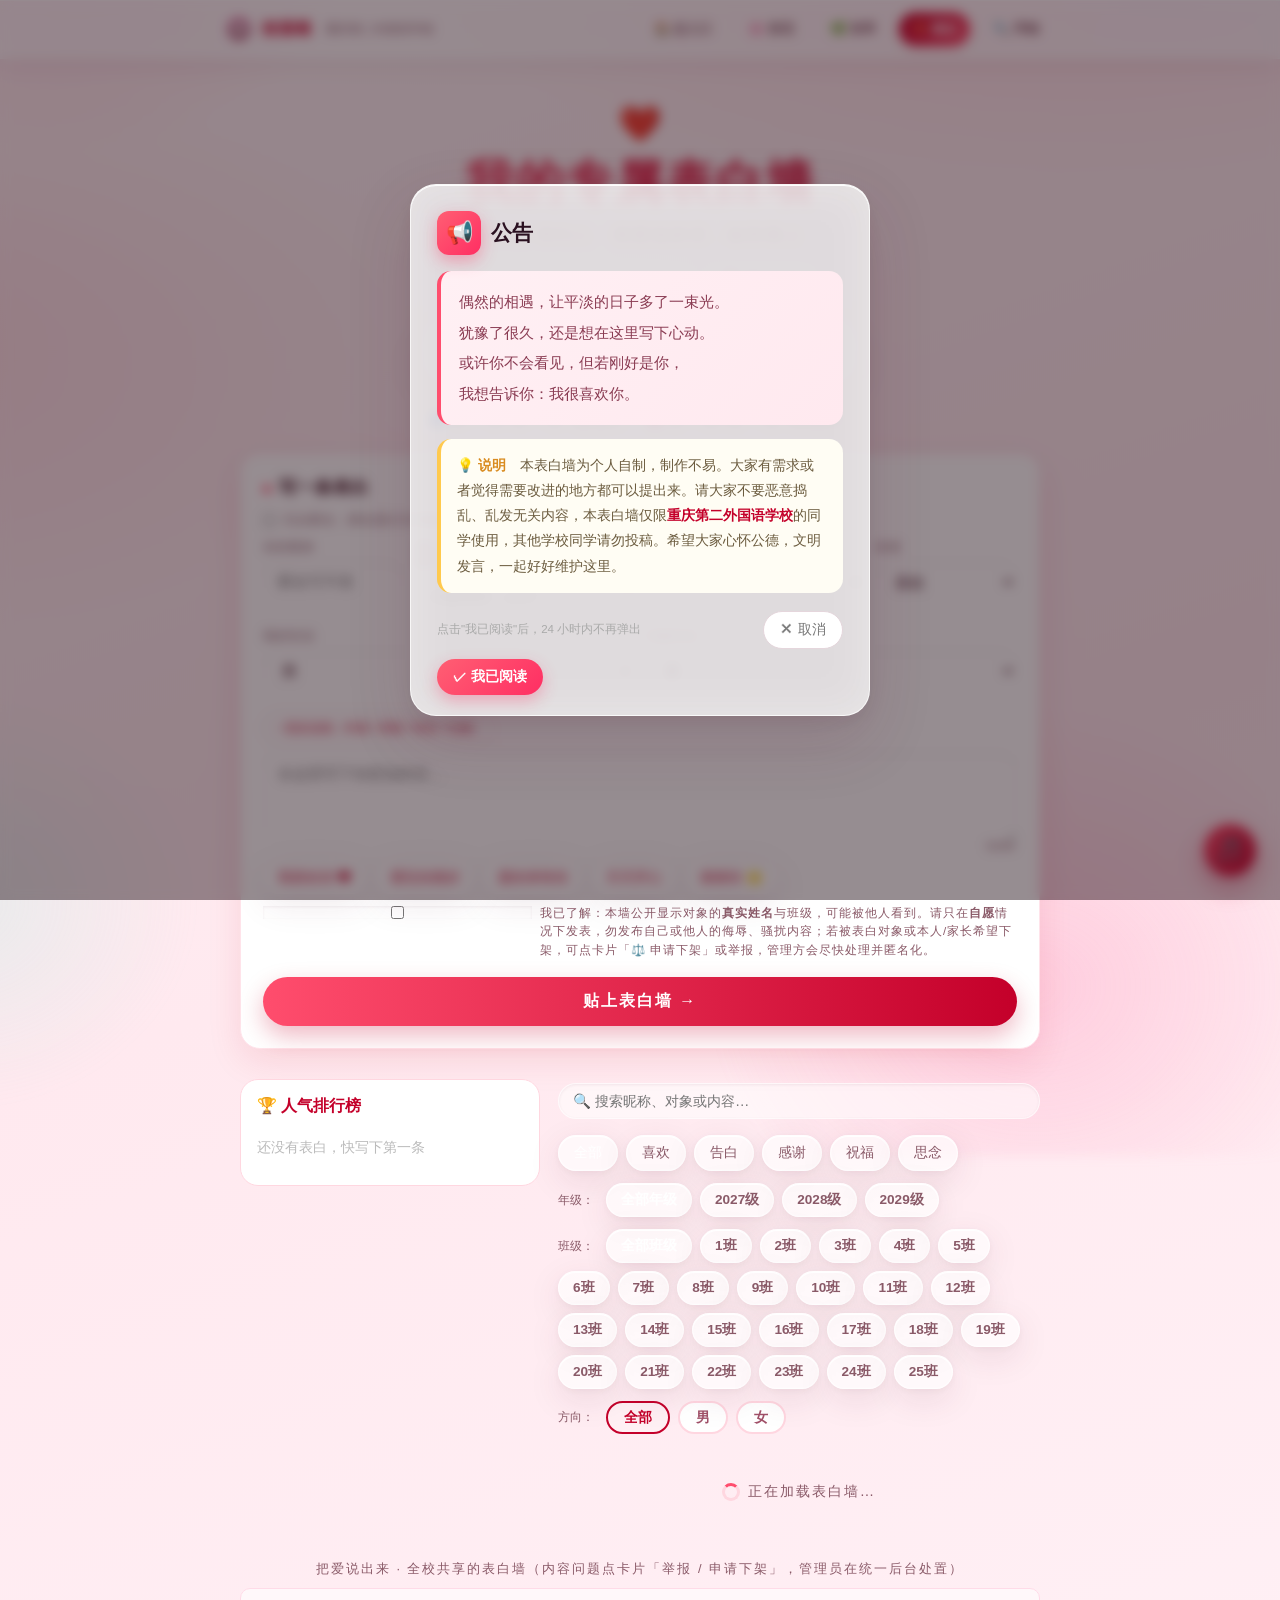
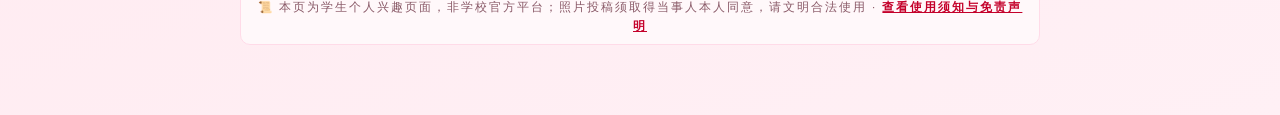
<file: love-wall.html>
<!DOCTYPE html>
<html lang="zh-CN">
<head>
<meta charset="UTF-8">
  <link rel="icon" href="icon-48.png">
  <link rel="manifest" href="manifest.json">
  <meta name="theme-color" content="#e0498f">
  <link rel="apple-touch-icon" href="icon-apple-180.png">
  <meta name="mobile-web-app-capable" content="yes">
  <meta name="apple-mobile-web-app-capable" content="yes">
  <meta name="apple-mobile-web-app-status-bar-style" content="default">
  <meta name="apple-mobile-web-app-title" content="表白墙">
  <script src="assets/pwa.js?v=8"></script>
<meta name="viewport" content="width=device-width, initial-scale=1.0, viewport-fit=cover">
<link rel="preconnect" href="https://dpceuvqtwvhoipxhozxz.supabase.co" crossorigin>
<link rel="dns-prefetch" href="https://dpceuvqtwvhoipxhozxz.supabase.co">
<title>表白墙 · 重庆第二外国语学校校园墙</title>
<!-- [R4-2] 分享卡片元数据。原来本页 0 个 og 标签：同学把表白转发到班群，
     微信只显示一行纯文字链接。补齐后才有缩略图 + 标题 + 描述。
     注：<title> 原为「我的专属表白墙」——别人点开时会觉得"这谁的墙"，
     转发场景下改成机构名更合理；若要保留原语气，把上面一行换回即可。 -->
<meta name="description" content="重庆第二外国语学校 · 全校共享的校园表白墙，匿名发言 · 点赞 · 送礼物">
<meta property="og:type" content="website">
<meta property="og:title" content="表白墙 · 重庆第二外国语学校校园墙">
<meta property="og:description" content="全校共享的校园表白墙 · 匿名 / 文明 / 自愿">
<meta property="og:image" content="https://wutongyu1213.github.io/wall/icon-512.png">
<meta property="og:url" content="https://wutongyu1213.github.io/wall/love-wall.html">
<meta property="og:site_name" content="重庆二外 · 校园墙">
<meta name="twitter:card" content="summary_large_image">
<script src="assets/supabase.js?v=1"></script><script src="assets/device-fp.js?v=2"></script><script>if(typeof window.supabase==="undefined"){document.write('<script src="https://cdn.jsdelivr.net/npm/@supabase/supabase-js@2"><\/script>');}</script>
<!-- [R5-PERF] qrcode 由 makePoster 按需加载（见 ensureQR），首屏不再阻塞 24KB -->
<script src="assets/announce.js?v=2"></script>
<style>
:root{--rose:#c4002a;--rose-l:#ff4d6d;--rose-ll:#ff8fa3;--rose-bg:#fff5f7;--pink:#e0498f;--pink-bg:#ffe6f2;--blue:#3b6fd6;--blue-d:#1a3f8f;--blue-l:#6f9bff;--blue-bg:#eaf1ff;--ink:#3a0a1a;--ink-blue:#0a1a3a;--muted:#8a5a68;--muted-blue:#5a6a88;--card:#fff;--surface:#fffafc;--line:#ffd7e0;--line-soft:#ffe3ea;--radius:16px;--radius-lg:20px;--shadow-card:0 8px 24px rgba(196,0,42,.08);--shadow-card-hover:0 18px 36px rgba(196,0,42,.16);--shadow-nav:0 2px 14px rgba(196,0,42,.05);--ease:cubic-bezier(.2,.7,.3,1.15)}

:root{--rose:#ff4d6d;--rose-d:#c4002a;--rose-l:#ff8fa3;--ink:#3a0a1a;--muted:#8a5a68;--blue:#3b6fd6;--blue-l:#6f9bff;--blue-bg:#eaf1ff;--pink:#e0498f;--pink-l:#ff7cb0;--pink-bg:#ffe6f2;--green:#12b886;--green-bg:#e6fbf3;--card:#ffffff;--bg1:#fff5f7;--bg2:#ffe9ef;--bg3:#fff0f5;--shadow:0 8px 24px rgba(196,0,42,.08)}
*{box-sizing:border-box;margin:0;padding:0}
body{min-height:100vh;font-family:"Microsoft YaHei","PingFang SC",sans-serif;color:var(--ink);background:radial-gradient(1200px 600px at 80% -10%,rgba(255,77,109,.18),transparent 60%),radial-gradient(900px 500px at -10% 20%,rgba(255,143,163,.20),transparent 60%),linear-gradient(160deg,var(--bg1) 0%,var(--bg2) 50%,var(--bg3) 100%)}
body.dark{--ink:#f5dfe6;--muted:#c79ba8;--card:#2a1018;--bg1:#1a0810;--bg2:#2a0f18;--bg3:#1f0a14;--shadow:0 8px 24px rgba(0,0,0,.5)}
body.dark .stat,body.dark .compose,body.dark .card,body.dark .stab,body.dark .tab,body.dark .chip,body.dark .search-bar input,body.dark input,body.dark select,body.dark textarea,body.dark .toggle-btn,body.dark .hot-banner,body.dark .report-btn{background:var(--card)!important;border-color:rgba(255,77,109,.25)!important;color:var(--ink)!important}
body.dark .card .msg{color:#f0c8d4}
body.dark .card .to,body.dark .card .meta,body.dark label,body.dark .subtabs .lbl,body.dark footer,body.dark .report-btn{color:var(--muted)}
body.dark .b-year{background:#3a1a26;color:var(--muted);border-color:rgba(255,255,255,.1)}
body.dark .rank-item,body.dark .rank-empty{background:#3a1a26;color:#f0c8d4;border-color:rgba(255,255,255,.1)}
body.dark .rank-item .rk{background:#5a3244;color:#fff}
body.dark .rank-item .rw{color:#f5dfe6}body.dark .rank-item .rs{color:#c79ba8}
body.dark .gift-btn,body.dark .giftq-box button.gb{background:#2a1018;border-color:rgba(255,214,224,.25)}
body.dark .giftq-box{background:#2a1018}body.dark .giftq-box h3{color:#f0c8d4}
body.dark .gift-line{color:#ff9db0}body.dark .gift-pick .hint{color:#c79ba8}
body.dark .dmb{background:#2a1018;border-color:rgba(255,214,224,.25);color:#c79ba8}
body.dark .poster-box{background:#2a1018}body.dark .poster-box .msg-preview{background:#3a1a26;color:#f0c8d4;border-color:rgba(255,214,224,.25)}
body.dark .notice-card{background:linear-gradient(165deg,#2a1018,#1a0810);border-color:rgba(255,214,224,.2)}
body.dark .notice-head h3{color:#f5dfe6}body.dark .notice-poem{background:#3a1a26;color:#f0c8d4}
body.dark .notice-tip{background:#2a2410;color:#e8d9a8}body.dark .notice-tip b{color:#ffe08a}body.dark .notice-tip .school{color:#ff9db0}
body.dark .b-class{background:#12261f;color:#8fe3c4;border-color:rgba(18,184,134,.35)}
body.dark .hot-banner{background:rgba(42,16,24,.6)!important}
.love-float{position:fixed;top:0;left:0;width:100%;height:100%;pointer-events:none;z-index:1;overflow:hidden}
.love-float span{position:absolute;bottom:-40px;color:rgba(255,77,109,.15);animation:rise linear infinite}
@keyframes rise{from{transform:translateY(0) rotate(0)}to{transform:translateY(-120vh) rotate(360deg)}}
.wrap{position:relative;z-index:5;max-width:840px;margin:0 auto;padding:0 20px 70px}
header{text-align:center;padding:44px 0 22px}
header h1{font-size:clamp(2rem,6vw,3rem);font-weight:700;letter-spacing:2px;background:linear-gradient(90deg,var(--rose),var(--rose-d));-webkit-background-clip:text;background-clip:text;color:transparent}
header .sub{color:var(--muted);margin-top:10px;font-size:1rem;letter-spacing:3px}
.heart-badge{display:inline-block;font-size:2.2rem;margin-bottom:6px;animation:beat 1.3s ease-in-out infinite}
@keyframes beat{0%,100%{transform:scale(1)}30%{transform:scale(1.25)}45%{transform:scale(.95)}}
.toggle-bar{display:flex;justify-content:center;gap:10px;margin:0 0 18px;flex-wrap:wrap}
.toggle-btn{background:var(--card);border:1px solid #ffd7e0;color:var(--muted);border-radius:999px;padding:7px 16px;font-size:.85rem;cursor:pointer;transition:.2s;user-select:none;font-weight:600}
.toggle-btn.on{background:var(--rose);color:#fff;border-color:var(--rose)}
.toggle-btn:hover{transform:translateY(-2px)}
.stats{display:flex;justify-content:center;gap:12px;flex-wrap:wrap;margin:8px 0 26px}
.stat{background:var(--card);border:1px solid #ffd7e0;border-radius:14px;padding:10px 18px;text-align:center;box-shadow:var(--shadow);min-width:100px}
.stat .num{font-size:1.4rem;font-weight:700;color:var(--rose-d)}
.stat .lbl{font-size:.72rem;color:var(--muted);letter-spacing:1px;margin-top:2px}
.legend{display:flex;justify-content:center;gap:16px;flex-wrap:wrap;margin-bottom:24px;font-size:.85rem;color:var(--ink)}
.legend .lg{display:flex;align-items:center;gap:7px}
.dotb,.dotp{width:14px;height:14px;border-radius:50%;display:inline-block}
.dotb{background:var(--blue);box-shadow:0 0 0 4px var(--blue-bg)}
.dotp{background:var(--pink);box-shadow:0 0 0 4px var(--pink-bg)}
.compose{background:var(--card);border-radius:20px;padding:22px;box-shadow:0 12px 34px rgba(196,0,42,.10);margin-bottom:30px;border:1px solid #ffe3ea}
.compose h2{font-size:1.05rem;margin-bottom:14px;color:var(--ink);letter-spacing:1px}
.compose h2 .dot{display:inline-block;width:8px;height:8px;background:var(--rose);border-radius:50%;margin-right:8px;vertical-align:middle}
.row{display:flex;gap:12px;flex-wrap:wrap;margin-bottom:12px}
.field{flex:1;min-width:130px}
label{display:block;font-size:.72rem;color:var(--muted);margin-bottom:6px;letter-spacing:1px}
input,select,textarea{width:100%;padding:11px 14px;border-radius:12px;border:1px solid #ffd7e0;font-size:.95rem;background:var(--card);color:var(--ink);outline:none;transition:.2s;font-family:inherit}
textarea{min-height:90px;resize:vertical}
input:focus,select:focus,textarea:focus{border-color:var(--rose);box-shadow:0 0 0 4px rgba(255,77,109,.12)}
/* 匿名开关 */
.anon-row{display:flex;align-items:center;gap:8px;margin-bottom:12px;font-size:.88rem;color:var(--muted)}
.anon-row input{width:auto}
.chips{display:flex;gap:8px;flex-wrap:wrap;margin-top:10px}
.chip{border:1px solid #ffd7e0;background:#fff5f7;color:var(--rose-d);border-radius:999px;padding:6px 14px;font-size:.85rem;cursor:pointer;transition:.2s}
.chip:hover{background:var(--rose);color:#fff;border-color:var(--rose)}
.btn{margin-top:14px;width:100%;border:none;cursor:pointer;background:linear-gradient(90deg,var(--rose),var(--rose-d));color:#fff;padding:14px;border-radius:14px;font-size:1rem;letter-spacing:2px;font-weight:600;box-shadow:0 10px 24px rgba(196,0,42,.28);transition:.2s}
.btn:hover{transform:translateY(-2px);box-shadow:0 14px 30px rgba(196,0,42,.38)}
.btn:active{transform:translateY(0)}
.hot-banner{display:flex;align-items:center;gap:14px;background:linear-gradient(90deg,#fff5f7,#fff);border:1px solid #ffd7e0;border-radius:16px;padding:14px 18px;margin-bottom:22px;box-shadow:var(--shadow)}
.hot-banner .icon{font-size:1.8rem}
.hot-banner .txt{flex:1;min-width:0}
.hot-banner .lbl{font-size:.72rem;color:var(--muted);letter-spacing:1px;margin-bottom:4px}
.hot-banner .who{font-weight:700;font-size:1rem}
.hot-banner .who .to{color:var(--muted);font-weight:400;font-size:.85rem;margin-left:6px}
.hot-banner .likes{font-size:1.3rem;font-weight:700;color:var(--rose-d)}
.hot-banner .likes small{display:block;font-size:.65rem;color:var(--muted);font-weight:400;text-align:right}
.toolbar{margin:4px 0 18px;display:flex;flex-direction:column;gap:12px}
.search-bar{display:flex;gap:8px;margin-bottom:4px}
.search-bar input{flex:1;padding:9px 14px;border-radius:999px;border:1px solid #ffd7e0;font-size:.9rem;background:var(--card);color:var(--ink);outline:none;transition:.2s;font-family:inherit}
.search-bar input:focus{border-color:var(--rose);box-shadow:0 0 0 4px rgba(255,77,109,.12)}
.tabs{display:flex;gap:8px;flex-wrap:wrap}
.tab{padding:8px 15px;border-radius:999px;background:var(--card);border:1px solid #ffd7e0;color:var(--muted);font-size:.85rem;cursor:pointer;transition:.2s;user-select:none}
.tab.on{background:var(--rose);color:#fff;border-color:var(--rose)}
.subtabs{display:flex;gap:8px;flex-wrap:wrap;align-items:center}
.subtabs .lbl{font-size:.78rem;color:var(--muted);margin-right:4px}
.stab{padding:7px 14px;border-radius:999px;background:var(--card);border:1px solid #dfe4ee;color:var(--muted);font-size:.85rem;cursor:pointer;transition:.2s;user-select:none;font-weight:600}
.stab.on-male{background:var(--blue);color:#fff;border-color:var(--blue)}
.stab.on-female{background:var(--pink);color:#fff;border-color:var(--pink)}
.stab.on-year{background:var(--rose);color:#fff;border-color:var(--rose)}
.stab.on-all{background:var(--rose);color:#fff;border-color:var(--rose)}
.stab.on-class{background:var(--green);color:#fff;border-color:var(--green)}
.wall{display:grid;gap:22px}
.group{border-radius:20px;padding:20px}
.group .ghead{display:flex;align-items:center;gap:10px;font-weight:700;font-size:1.05rem;margin-bottom:16px;padding-bottom:10px}
.group .gicon{font-size:1.4rem}
.group .gcount{font-size:.78rem;font-weight:600;margin-left:auto;background:rgba(0,0,0,.05);padding:3px 10px;border-radius:999px}
.group.male{background:rgba(59,111,214,.07);border:1.5px solid rgba(59,111,214,.35)}
.group.male .ghead{color:var(--blue)}
.group.male .gcount{color:var(--blue);background:var(--blue-bg)}
.group.female{background:rgba(224,73,143,.07);border:1.5px solid rgba(224,73,143,.35)}
.group.female .ghead{color:var(--pink)}
.group.female .gcount{color:var(--pink);background:var(--pink-bg)}
.card{background:var(--card);border-radius:16px;padding:16px 18px;position:relative;box-shadow:0 8px 20px rgba(0,0,0,.05);margin-bottom:12px;transition:.2s;overflow:hidden;border:1px solid transparent}
.group.male .card{border-color:rgba(59,111,214,.18)}
.group.female .card{border-color:rgba(224,73,143,.20)}
.card:last-child{margin-bottom:0}
.card::before{content:"";position:absolute;left:0;top:0;bottom:0;width:4px}
.group.male .card::before{background:linear-gradient(var(--blue),var(--blue-l))}
.group.female .card::before{background:linear-gradient(var(--pink),var(--pink-l))}
.card:hover{transform:translateY(-3px);box-shadow:0 14px 30px rgba(0,0,0,.10)}
/* 扫码定高亮 */
.card.highlight{outline:4px solid var(--rose);outline-offset:2px;box-shadow:0 0 0 8px rgba(255,77,109,.18)}
.card .top{display:flex;justify-content:space-between;align-items:center;margin-bottom:8px;gap:8px;flex-wrap:wrap}
.card .who{font-size:1rem;font-weight:700}
.badges{display:flex;gap:6px;flex-wrap:wrap;align-items:center}
.b-gender{font-size:.72rem;font-weight:700;padding:3px 9px;border-radius:999px;letter-spacing:1px}
.b-blue{background:var(--blue-bg);color:var(--blue);border:1px solid rgba(59,111,214,.3)}
.b-pink{background:var(--pink-bg);color:var(--pink);border:1px solid rgba(224,73,143,.3)}
.b-year{background:#fff;color:var(--muted);border:1px solid #e2d5da;padding:3px 9px;border-radius:999px;font-size:.72rem;font-weight:600}
.b-class{background:var(--green-bg);color:var(--green);border:1px solid rgba(18,184,134,.4);padding:3px 9px;border-radius:999px;font-size:.72rem;font-weight:600}
.heart-count{display:flex;align-items:center;gap:5px;color:var(--rose-d);font-size:.9rem;font-weight:600}
.heart-count .h{cursor:pointer;font-size:1.2rem;transition:.15s;user-select:none}
.heart-count .h:active{transform:scale(1.4)}
.heart-count .h.liked{filter:drop-shadow(0 0 4px rgba(196,0,42,.6))}
.card .to{font-size:.82rem;color:var(--muted);margin-bottom:6px}
.card .msg{color:#4a2230;line-height:1.65;font-size:.93rem}
.card .meta{margin-top:10px;font-size:.72rem;color:var(--muted);letter-spacing:1px;display:flex;justify-content:space-between;align-items:center;flex-wrap:wrap;gap:6px}
.tag{display:inline-block;background:#fff5f7;color:var(--rose);border:1px solid #ffd7e0;border-radius:999px;padding:2px 10px;font-size:.7rem;letter-spacing:1px}
.share-btn{font-size:.72rem;color:var(--blue);border:1px solid var(--blue-bg);background:var(--blue-bg);border-radius:999px;padding:2px 10px;cursor:pointer;transition:.2s;user-select:none}
.share-btn:hover{background:var(--blue);color:#fff;border-color:var(--blue)}
.report-btn{font-size:.72rem;color:#e8590c;border:1px solid #ffe8d6;background:#fff4e6;border-radius:999px;padding:2px 10px;cursor:pointer;transition:.2s;user-select:none;margin-left:6px}
.report-btn:hover{background:#e8590c;color:#fff;border-color:#e8590c}
.admin-del{font-size:.72rem;color:#fff;border:1px solid #c92a2a;background:#c92a2a;border-radius:999px;padding:2px 10px;cursor:pointer;transition:.2s;user-select:none;margin-left:6px;display:none}
body.admin-mode .admin-del{display:inline-block}
body.admin-mode .report-btn{display:none}
.poster-btn{font-size:.72rem;color:#fff;border:1px solid #6f42c1;background:#6f42c1;border-radius:999px;padding:2px 10px;cursor:pointer;transition:.2s;user-select:none;margin-left:6px}
.poster-btn:hover{background:#5a32a3}
.load-more{display:block;margin:10px auto 0;background:var(--card);border:1px solid #ffd7e0;color:var(--rose-d);border-radius:999px;padding:8px 22px;font-size:.85rem;cursor:pointer;transition:.2s;font-weight:600}
.load-more:hover{background:var(--rose);color:#fff;border-color:var(--rose)}
.empty{text-align:center;color:var(--muted);padding:30px 0;font-size:.9rem;letter-spacing:1px}
.empty .e{font-size:1.8rem;opacity:.5}
.toast{position:fixed;left:50%;bottom:34px;transform:translateX(-50%) translateY(20px);background:rgba(60,10,25,.9);color:#fff;padding:12px 22px;border-radius:12px;font-size:.9rem;opacity:0;pointer-events:none;transition:.3s;z-index:50;letter-spacing:1px}
.toast.show{opacity:1;transform:translateX(-50%) translateY(0)}
footer{text-align:center;color:var(--muted);font-size:.8rem;letter-spacing:2px;margin-top:30px;cursor:pointer}
.auth-bar{display:flex;justify-content:center;gap:10px;margin-bottom:14px;flex-wrap:wrap}
.auth-btn{background:var(--card);border:1px solid #ffd7e0;color:var(--muted);border-radius:999px;padding:7px 16px;font-size:.85rem;cursor:pointer;transition:.2s;font-weight:600}
.auth-btn.on{background:var(--rose);color:#fff;border-color:var(--rose)}
.auth-info{font-size:.8rem;color:var(--muted);letter-spacing:1px}
.auth-modal{position:fixed;inset:0;z-index:100;background:rgba(0,0,0,.55);display:none;align-items:center;justify-content:center;padding:20px}
.auth-modal.show{display:flex}
.auth-box{background:#fff;border-radius:20px;max-width:340px;width:100%;padding:24px;box-shadow:0 20px 60px rgba(0,0,0,.3)}
.auth-box h3{color:var(--rose-d);font-size:1.2rem;margin-bottom:6px;text-align:center}
.auth-box .sub{color:var(--muted);font-size:.82rem;text-align:center;margin-bottom:16px}
.auth-box input{width:100%;padding:11px 14px;border-radius:12px;border:1px solid #ffd7e0;font-size:.95rem;background:#fffafc;color:var(--ink);outline:none;margin-bottom:10px;font-family:inherit}
.auth-box input:focus{border-color:var(--rose);box-shadow:0 0 0 4px rgba(255,77,109,.12)}
.auth-box .auth-btns{display:flex;gap:10px;margin-top:6px}
.auth-box .auth-btns button{flex:1;border:none;border-radius:12px;padding:12px;font-size:.95rem;cursor:pointer;font-weight:600}
#authLogin{background:linear-gradient(90deg,var(--rose),var(--rose-d));color:#fff}
#authReg{background:#fff;border:1px solid var(--rose);color:var(--rose-d)}
#authClose{display:block;margin:10px auto 0;background:none;border:none;color:var(--muted);cursor:pointer;font-size:.85rem}
.auth-tabs{display:flex;gap:8px;margin-bottom:14px}
.auth-tabs span{flex:1;text-align:center;padding:8px;border-radius:999px;background:#fff5f7;border:1px solid #ffd7e0;color:var(--muted);cursor:pointer;font-size:.85rem;font-weight:600}
.auth-tabs span.on{background:var(--rose);color:#fff;border-color:var(--rose)}
.music-fab{position:fixed;right:24px;bottom:24px;z-index:40;width:52px;height:52px;border-radius:50%;background:linear-gradient(135deg,var(--rose),var(--rose-d));color:#fff;border:none;cursor:pointer;box-shadow:0 10px 26px rgba(196,0,42,.4);font-size:1.4rem;display:flex;align-items:center;justify-content:center;transition:.2s}
.music-fab:hover{transform:scale(1.1)}
.music-fab.playing{animation:beat 1.3s ease-in-out infinite}
.loading{text-align:center;padding:30px 0;color:var(--muted);font-size:.9rem;letter-spacing:2px}
.loading .spin{display:inline-block;width:18px;height:18px;border:3px solid #ffd7e0;border-top-color:var(--rose);border-radius:50%;animation:spin .8s linear infinite;vertical-align:middle;margin-right:8px}
.loading.error .spin{display:none}
.loading.error{color:var(--rose-d)}
/* 骨架屏：加载中用卡片占位（微光扫过），首屏“看起来马上有内容” */
.skel{display:grid;grid-template-columns:1fr;gap:14px;padding:6px 0}
.skel-card{background:var(--card);border:1px solid rgba(255,77,109,.14);border-radius:16px;padding:16px 18px;overflow:hidden;position:relative}
.skel-card::before{content:"";position:absolute;inset:0;background:linear-gradient(90deg,transparent,rgba(255,255,255,.35),transparent);transform:translateX(-100%);animation:skel-shimmer 1.15s infinite;pointer-events:none}
body.dark .skel-card::before{background:linear-gradient(90deg,transparent,rgba(255,255,255,.10),transparent)}
@keyframes skel-shimmer{100%{transform:translateX(100%)}}
.skel-line{height:11px;border-radius:6px;background:rgba(0,0,0,.08);margin:9px 0;overflow:hidden}
body.dark .skel-line{background:rgba(255,255,255,.12)}
.skel-line.t1{width:38%;margin-top:0}
.skel-line.t2{width:82%}
.skel-line.t3{width:64%}
.skel-line.t4{width:46%;margin-bottom:0}
@keyframes spin{to{transform:rotate(360deg)}}
.poster-modal{position:fixed;inset:0;z-index:100;background:rgba(0,0,0,.55);display:none;align-items:center;justify-content:center;padding:20px}
.poster-modal.show{display:flex}
.poster-box{background:#fff;border-radius:20px;max-width:360px;width:100%;padding:20px;text-align:center;box-shadow:0 20px 60px rgba(0,0,0,.3)}
.poster-box .msg-preview{background:#fff5f7;border:1px solid #ffd7e0;border-radius:12px;padding:14px;color:#4a2230;font-size:.95rem;line-height:1.6;margin:14px 0;text-align:left}
.poster-box canvas{border-radius:12px;margin:8px 0;background:#fff}
.poster-actions{display:flex;gap:10px;justify-content:center;margin-top:10px}
.poster-actions button{border:none;border-radius:999px;padding:9px 20px;font-size:.88rem;cursor:pointer;font-weight:600}
#dlPoster{background:linear-gradient(90deg,var(--rose),var(--rose-d));color:#fff}
#closePoster{background:#f0f0f0;color:#555}
@media(max-width:560px){.card .top{flex-direction:column;align-items:flex-start;gap:6px}}

.gift-pick{margin:12px 0 8px}
.gift-pick>label{display:block;font-size:.82rem;color:#999;margin-bottom:8px}
.gift-pick .hint{color:#bbb}
.gift-grid{display:flex;flex-wrap:wrap;gap:10px}
.gift-btn{width:54px;height:54px;font-size:27px;line-height:1;background:#fff;border:2px solid #ffd6e0;border-radius:14px;cursor:pointer;display:flex;align-items:center;justify-content:center;transition:all .15s;padding:0}
.gift-btn:hover{transform:translateY(-2px);border-color:#ff9db0}
.gift-btn.on{border-color:#ff4d6d;background:#fff0f4;box-shadow:0 4px 14px rgba(255,77,109,.3);transform:scale(1.06)}
.gift-line{font-size:.8rem;color:#c4002a;margin:4px 0 0}
.notice-overlay{position:fixed;inset:0;background:rgba(28,10,24,.62);backdrop-filter:blur(5px);-webkit-backdrop-filter:blur(5px);z-index:300;display:none;align-items:center;justify-content:center;padding:20px}
.notice-overlay.show{display:flex;animation:nfade .25s ease}
@keyframes nfade{from{opacity:0}to{opacity:1}}
.notice-card{background:linear-gradient(165deg,#fff8fa 0%,#ffffff 55%);border-radius:22px;max-width:460px;width:100%;max-height:86vh;overflow-y:auto;box-shadow:0 28px 80px rgba(0,0,0,.4);border:1px solid #ffd9e2;padding:26px 26px 20px}
.notice-head{display:flex;align-items:center;gap:10px;margin-bottom:16px}
.notice-head .nicon{width:44px;height:44px;border-radius:12px;background:linear-gradient(135deg,#ff5f73,#ff2e63);color:#fff;display:flex;align-items:center;justify-content:center;font-size:22px;box-shadow:0 6px 16px rgba(255,46,99,.35)}
.notice-head h3{font-size:1.3rem;margin:0;color:#2a1020}
.notice-poem{background:linear-gradient(135deg,#fff0f4,#ffe9ef);border-left:4px solid #ff4d6d;border-radius:14px;padding:16px 18px;font-size:.95rem;line-height:2;color:#8a3b52;margin-bottom:14px}
.notice-tip{background:#fffdf4;border-left:4px solid #ffc94d;border-radius:14px;padding:14px 16px;font-size:.85rem;line-height:1.85;color:#6b5b3e}
.notice-tip b{color:#d98b1f}
.notice-tip .school{color:#c4002a}
.notice-foot{display:flex;align-items:center;gap:10px;margin-top:18px;flex-wrap:wrap}
.notice-foot .nhint{font-size:.72rem;color:#aaa;margin-right:auto}
.nbtn{border-radius:11px;padding:9px 16px;font-size:.85rem;cursor:pointer;transition:.15s}
.nbtn.ghost{border:1px solid #e5d6dc;background:#fff;color:#777}
.nbtn.ghost:hover{background:#f7f2f4}
.nbtn.solid{border:none;background:linear-gradient(135deg,#ff5f73,#ff2e63);color:#fff;font-weight:600;box-shadow:0 6px 16px rgba(255,46,99,.3)}
.nbtn.solid:hover{transform:translateY(-1px)}
@media(max-width:520px){.notice-card{padding:20px 16px}}
/* 主区双栏 + 左侧排行榜 */
.main-grid{display:grid;grid-template-columns:1fr;gap:18px}
@media(min-width:900px){.main-grid{grid-template-columns:300px minmax(0,1fr)}.rank-panel{position:sticky;top:14px;align-self:start}}
.rank-panel{background:var(--card,#fff);border:1px solid var(--line,#ffd6e0);border-radius:18px;padding:16px}
.rank-panel h3{margin:0 0 10px;font-size:1rem;color:#c4002a}
.rank-list{display:flex;flex-direction:column;gap:8px}
.rank-item{display:flex;gap:10px;align-items:center;padding:8px 10px;border-radius:12px;background:#fff7f9;cursor:pointer;border:1px solid #ffe3ea}
.rank-item:hover{background:#ffe9ef}
.rank-item .rk{width:26px;height:26px;border-radius:8px;background:#ffd6e0;color:#c4002a;font-weight:700;display:flex;align-items:center;justify-content:center;font-size:.85rem;flex:none}
.rank-item:nth-child(1) .rk{background:linear-gradient(135deg,#ff5f73,#ff2e63);color:#fff}
.rank-item:nth-child(2) .rk{background:#ffb3c6}
.rank-item:nth-child(3) .rk{background:#ffd6a8}
.rank-item .rt{flex:1;min-width:0}
.rank-item .rw{font-size:.85rem;font-weight:600;color:#3a0a1a;white-space:nowrap;overflow:hidden;text-overflow:ellipsis}
.rank-item .rs{font-size:.7rem;color:#999}
.rank-empty{color:#bbb;font-size:.85rem;padding:12px 0}
/* 表白墙 男左女右 双栏 */
.groups{display:grid;grid-template-columns:1fr;gap:18px}
@media(min-width:760px){.groups{grid-template-columns:1fr 1fr}}
.group:only-child{grid-column:1/-1}
/* 两级方向 */
.dir-major{display:flex;gap:8px}
.dmb{border:2px solid #ffd6e0;background:#fff;border-radius:22px;padding:5px 16px;font-size:.88rem;cursor:pointer;color:#a05068;font-weight:600}
.dmb.on-a{border-color:#c4002a;background:#fff0f4;color:#c4002a}
.dmb.on-m{border-color:#4d96ff;background:#eaf2ff;color:#1d5fd6}
.dmb.on-f{border-color:#ff4d6d;background:#fff0f4;color:#d61c4e}
.dir-sub{display:flex;gap:6px;margin-top:8px;flex-wrap:wrap}
/* 倒赞 / 送礼物快按 */
.dislike-btn{cursor:pointer;color:#9aa;font-size:14px}
.dislike-btn.on{color:#5a6b8c;font-weight:700}
.giftq-btn{cursor:pointer;font-size:14px;border:1px solid #ffd6e0;background:#fff;border-radius:9px;padding:1px 8px;color:#c4002a}
.giftq-btn:hover{background:#fff0f4}
.giftq-modal{position:fixed;inset:0;z-index:120;background:rgba(25,10,20,.55);display:none;align-items:center;justify-content:center;padding:20px}
.giftq-modal.show{display:flex}
.giftq-box{background:#fff;border-radius:16px;max-width:330px;width:100%;padding:18px;text-align:center;box-shadow:0 16px 48px rgba(0,0,0,.3)}
.giftq-box h3{margin:0 0 10px;font-size:1rem}
.giftq-box .gg{display:flex;flex-wrap:wrap;gap:8px;justify-content:center;margin-bottom:12px}
.giftq-box button.gb{width:50px;height:50px;font-size:24px;background:#fff7f9;border:2px solid #ffd6e0;border-radius:12px;cursor:pointer;padding:0}
.giftq-box button.gb:hover{border-color:#ff4d6d;transform:translateY(-2px)}
.giftq-act{display:flex;gap:8px;justify-content:center}@media(max-width:560px){.compose h2{cursor:pointer;user-select:none}}
@media(min-width:561px){.compose-body{display:block!important}}
.nav-in{max-width:860px;margin:0 auto;display:flex;align-items:center;gap:10px;padding:12px 18px;flex-wrap:wrap}.brand{font-weight:800;font-size:1rem;letter-spacing:.5px;color:#c4002a;display:flex;align-items:center;gap:8px;margin-right:auto}.brand small{font-weight:400;color:#8a5a68;font-size:.72rem;letter-spacing:0}.nav a.nl{font-size:.82rem;font-weight:600;padding:8px 13px;border-radius:12px;color:#8a5a68;text-decoration:none;transition:.18s;background:transparent}.nav a.nl:hover{background:rgba(196,0,42,.07);color:#c4002a}.nav a.nl.cur{background:linear-gradient(135deg,#c4002a,#ff4d6d);color:#fff;box-shadow:0 4px 12px rgba(196,0,42,.25)}/* 首屏减负：默认收起"更多选项" */
.more-opt,.more-opt-chip{display:none}
body.opt-open .more-opt,body.opt-open .more-opt-chip{display:block}
@media(max-width:680px){.opt-toggle{width:100%;text-align:center}}
.hl-flash{animation:hlflash 1.2s ease 2}
@keyframes hlflash{0%{outline:3px solid rgba(196,0,42,.7);outline-offset:3px}100%{outline:3px solid transparent}}
.brand-ico{width:22px;height:22px;border-radius:50%;object-fit:cover;vertical-align:-5px;margin-right:4px;background:#fff;flex:none}
/* [R5-A11Y] 卡片操作从 span 改为 button 后的样式复位。
   注意：转发/举报按钮的类里已有完整胶囊样式（蓝/橙底 + 圆角 + 内边距），
   所以这里【只归零按钮默认字体与原生外观】，绝不能覆盖它们的 background/border/color，
   否则会把胶囊抹成裸文字。点赞按钮的颜色来自 .heart-count，可安全复位。 */
.card .heart-count .h{
  background:none;border:0;margin:0;padding:2px 4px;
  font:inherit;color:inherit;line-height:inherit;
  -webkit-appearance:none;appearance:none;
  display:inline-flex;align-items:center;justify-content:center;
}
.card .share-btn,.card .report-btn{
  font:inherit;-webkit-appearance:none;appearance:none;
  display:inline-flex;align-items:center;justify-content:center;
}
/* [R5-A11Y] 键盘焦点可见：原来全站没有任何 focus 样式，Tab 过去毫无提示 */
:focus-visible{outline:2px solid #c4002a;outline-offset:2px;border-radius:6px}
body.dark :focus-visible{outline-color:#ff8fa3}
/* [R5-A11Y] 触控目标：原胶囊约 22px 高，低于 WCAG 2.5.8 的 24px 下限。
   只抬最小高度、不强制宽度，避免把 meta 行挤变形。 */
.card .share-btn,.card .report-btn,.card .heart-count .h{min-height:28px}
@media (pointer:coarse){
  .card .share-btn,.card .report-btn,.card .heart-count .h{min-height:34px}
  .card .share-btn,.card .report-btn{padding-left:12px;padding-right:12px}
}

/* [R5-PERF] 尊重系统「减少动态效果」：12 个漂浮爱心常驻 + 庆祝粒子在移动端持续唤醒 GPU */
@media (prefers-reduced-motion:reduce){
  *,*::before,*::after{
    animation-duration:.001ms!important;animation-iteration-count:1!important;
    transition-duration:.001ms!important;scroll-behavior:auto!important;
  }
  #floatLayer,.float-layer{display:none!important}
}

/* [R6-COMPAT] iOS Safari 在输入框字号 <16px 时，聚焦会自动放大整页（且不会缩回）。
   全站输入框是 .9~.95rem(14.4~15.2px)，在 iPhone 上每次点输入框都会跳一下。
   移动端强制 16px 是业界标准解法。 */
@media (max-width:820px){
  input,select,textarea{font-size:16px!important}
}
/* [R6-COMPAT] 动态视口：iOS 的 100vh 把地址栏算进去，滚动时会跳动 */
@supports (min-height:100dvh){ body{min-height:100dvh} }
/* [R6-COMPAT] 触控设备 hover 不可用，去掉依赖 hover 的位移，避免点击后样式"卡住" */
@media (hover:none){
  .card:active{transform:scale(.995)}
}
/* [R6-COMPAT] 老 Safari 不支持 flex gap：给 meta 行加一点点间距兜底，现代浏览器不受影响 */
@supports not (gap:1rem){
  .card .meta>span>span,.card .meta>span>button{margin-right:8px}
}
/* [R7-PERF] 长列表：视口外的卡片不参与布局/绘制，500 条时首屏渲染成本大幅下降。
   不支持 content-visibility 的浏览器会忽略这两行，行为不变。 */
.card{content-visibility:auto;contain-intrinsic-size:auto 220px}

/* ==========================================================================
   [R7] 视觉打磨（只改观感，不动结构与交互）
   ========================================================================== */
/* 卡片：桌面端轻微上浮，触屏端不位移（避免点完"卡住"） */
.card{transition:transform .22s cubic-bezier(.2,.7,.3,1.2),box-shadow .22s,border-color .22s}
@media (hover:hover) and (pointer:fine){
  .card:hover{transform:translateY(-3px);box-shadow:0 14px 32px rgba(196,0,42,.13)}
}
/* 正文换行更自然，长英文/链接不撑破卡片 */
.card .msg{overflow-wrap:anywhere;word-break:break-word;line-height:1.7}
/* 礼物行做成浅色胶囊，和正文拉开层次 */
.gift-line{display:inline-block;padding:3px 10px;border-radius:999px;background:rgba(255,215,224,.35);font-size:.82rem}
body.dark .gift-line{background:rgba(255,143,163,.12)}
/* 标签统一为细字距胶囊 */
.card .tag{letter-spacing:.3px}
/* 空状态更有温度：图标上浮 + 文案居中留白 */
.empty{padding:56px 20px;text-align:center;line-height:1.9}
.empty .e{font-size:2.6rem;display:block;margin-bottom:12px;opacity:.85}
/* 回到顶部：滚动超过一屏才出现，不挡内容 */
#toTop{
  position:fixed;right:14px;bottom:calc(78px + env(safe-area-inset-bottom,0px));z-index:9990;
  width:42px;height:42px;border-radius:50%;border:1px solid rgba(196,0,42,.15);
  background:rgba(255,255,255,.9);color:#c4002a;font-size:18px;line-height:1;
  display:none;align-items:center;justify-content:center;cursor:pointer;
  box-shadow:0 6px 18px rgba(196,0,42,.16);-webkit-backdrop-filter:blur(8px);backdrop-filter:blur(8px);
}
body.dark #toTop{background:rgba(42,16,24,.9);color:#ff8fa3;border-color:rgba(255,143,163,.22)}
#toTop.on{display:flex}
/* 触屏高亮与滚动回弹收敛：微信/iOS 里更稳 */
*{-webkit-tap-highlight-color:transparent}
body{overscroll-behavior-y:contain;-webkit-text-size-adjust:100%}
</style>
<!-- 液态玻璃主题层：放在所有内联样式之后，确保逐层覆盖且不改变布局 -->
<link rel="stylesheet" href="assets/glass.css?v=1">
<link rel="preconnect" href="https://dpceuvqtwvhoipxhozxz.supabase.co">
  <link rel="dns-prefetch" href="https://dpceuvqtwvhoipxhozxz.supabase.co">
<style>
/* [R7] 我的投稿：让作者看到被系统隐藏的内容 */
#mineTip{display:none;margin:12px 0 0;padding:12px 14px;border-radius:12px;background:#fff6f8;border:1px solid #ffd6e0;color:#7a1230;font-size:.88rem;line-height:1.65;cursor:pointer;text-align:left}
#mineTip.show{display:block}
#mineTip b{color:#c4002a}
#mineTip u{text-decoration:none;border-bottom:1px solid currentColor}
.mine-modal{position:fixed;inset:0;z-index:130;background:rgba(25,10,20,.55);display:none;align-items:center;justify-content:center;padding:16px}
.mine-modal.show{display:flex}
.mine-box{background:#fff;border-radius:16px;max-width:420px;width:100%;max-height:82vh;overflow:auto;padding:16px;box-shadow:0 16px 48px rgba(0,0,0,.3);text-align:left;-webkit-overflow-scrolling:touch}
.mine-box h3{margin:0 0 4px;font-size:1rem;color:#c4002a}
.mine-sub{font-size:.76rem;color:#8a5a68;margin-bottom:12px;line-height:1.6}
.mine-empty{font-size:.85rem;color:#8a5a68;text-align:center;padding:22px 8px;line-height:1.8}
.mine-item{border:1px solid #ffe0e8;border-radius:12px;padding:10px 12px;margin-bottom:10px;background:#fffafb}
.mine-item.hid{background:#f6f6f8;border-color:#e2e2e8}
.mine-head{display:flex;align-items:center;justify-content:space-between;gap:8px;margin-bottom:4px}
.mine-time{font-size:.72rem;color:#8a5a68}
.mine-badge{font-size:.68rem;padding:1px 8px;border-radius:99px;white-space:nowrap}
.mine-badge.ok{background:#e8f7ee;color:#1b7a45}
.mine-badge.hid{background:#ececf2;color:#4a4a55}
.mine-msg{font-size:.9rem;line-height:1.7;margin:4px 0 0;color:#2a1a20;word-break:break-word}
.mine-why{font-size:.75rem;color:#6a4a56;background:#fff;border-left:3px solid #ffc2d1;padding:7px 9px;border-radius:4px;margin:8px 0 0;line-height:1.65}
.mine-acts{display:flex;gap:8px;justify-content:flex-end;align-items:center;margin-top:9px;flex-wrap:wrap}
.mine-acts button{font-size:.78rem;padding:7px 13px;min-height:34px;border-radius:9px;border:1px solid #ffd6e0;background:#fff;color:#c4002a;cursor:pointer}
.mine-acts button:hover{background:#fff0f4}
.mine-acts button.danger{border-color:#f0b8b8;color:#a40012;background:#fff5f5}
.mine-confirm{font-size:.75rem;color:#a00;flex:1;text-align:left}
.mine-confirm.ok{color:#1b7a45}
body.dark #mineTip{background:#2a1a22;border-color:#5a2a3a;color:#ffd6e0}
body.dark #mineTip b{color:#ff8fab}
body.dark .mine-box{background:#1e1519;color:#f6e9ee}
body.dark .mine-box h3{color:#ff8fab}
body.dark .mine-sub,body.dark .mine-time{color:#c9a3b1}
body.dark .mine-item{background:#241a1f;border-color:#3a2a32}
body.dark .mine-item.hid{background:#1b1b1f;border-color:#33333c}
body.dark .mine-msg{color:#f6e9ee}
body.dark .mine-why{background:#2a1f26;color:#e0c3ce}
body.dark .mine-acts button{background:#241a1f;border-color:#5a2a3a}
body.dark .mine-badge.ok{background:#1d3a2a;color:#8fe0b0}
body.dark .mine-badge.hid{background:#2c2c36;color:#b9b9c8}

/* ==========================================================================
   [R15] 手机端体验：这一版只改「手机上一用就卡住」的地方
   优先级依据：学生 90% 在手机 + 微信里打开，且多数是 12-18 岁
   ========================================================================== */

/* 1) 撰写区默认展开：原先把表单默认收起，h2 看起来像标题，用户找不到输入框。
      改成默认展开，保留 h2 点击收起（.collapsed），并在标题右侧给出明确提示。 */
@media(max-width:560px){
  .compose-body{display:block!important}
  .compose.collapsed .compose-body{display:none!important}
  .compose:not(.collapsed) h2::after{content:"收起 ▴";float:right;font-size:.8rem;color:var(--muted);font-weight:normal}
  .compose.collapsed h2::after{content:"展开 ▾";float:right;font-size:.8rem;color:var(--muted);font-weight:normal}
}

/* 2) 触控目标：原来的筛选/标签/举报按钮只有 20~34px 高，手指点不中。
      按 44px（iOS）/ 48px（Android）标准抬到可用范围。 */
@media(pointer:coarse){
  .tab,.stab,.dmb{min-height:40px;display:inline-flex;align-items:center;justify-content:center}
  .chip{min-height:38px;display:inline-flex;align-items:center}
  .share-btn,.report-btn{min-height:34px;padding:7px 13px!important;display:inline-flex;align-items:center;font-size:.78rem}
  .giftq-btn{min-height:34px;padding:6px 12px!important}
  .gift-btn{min-width:46px;min-height:46px}
  .opt-toggle{min-height:42px}
  #postBtn{min-height:50px;font-size:1rem}
  .mine-acts button{min-height:40px}
  .music-fab{bottom:calc(80px + env(safe-area-inset-bottom,0px))!important}
}

/* 3) 正文字数计数器：原来只有 maxlength，粘贴超长会被静默截断，用户不知道。 */
.msg-count{text-align:right;font-size:.72rem;color:var(--muted);margin:-6px 2px 8px;transition:color .2s}
.msg-count.warn{color:#e8590c;font-weight:700}
.msg-count.over{color:#c4002a;font-weight:700}

/* 4) 离线状态条：原来断网时只会一直点一直失败，用户分不清是网还是墙的问题。 */
.net-bar{position:fixed;left:0;right:0;top:0;z-index:200;display:none;padding:8px 14px;
  background:#c4002a;color:#fff;font-size:.82rem;text-align:center;line-height:1.5;
  box-shadow:0 2px 10px rgba(0,0,0,.18)}
.net-bar.show{display:block}
body.dark .net-bar{background:#8a0020}

/* 5) 手机端底部安全区：避免 iPhone 横条压住最后一个按钮 */
@media(max-width:560px){
  .wrap{padding-bottom:calc(28px + env(safe-area-inset-bottom,0px))}
  .compose{padding:18px 16px;margin-bottom:18px}
  .compose h2{font-size:1rem;margin-bottom:12px}
  /* 手机端把「更多选项」做成整行按钮，避免半宽按钮点不中 */
  .opt-toggle{width:100%;text-align:center}
}

/* 6) 次要字段折叠：手机首屏只留「昵称 + 对象 + 正文 + 提交」。
      年级/班级/标签/性别仍是真实 select（值照常提交），只是默认不显示，
      避免首屏被 5 个下拉框挤满、用户以为没地方写字。桌面端不受影响。 */
@media(max-width:560px){
  .more-field{display:none!important}
  body.opt-open .more-field{display:block!important}
  body.opt-open .row.more-field{display:flex!important}
}

/* 7) 举报 / 申请下架的站内弹窗
      为什么必须换掉原生 prompt：微信 X5 / WKWebView 会禁用 prompt()，
      返回 null，于是「举报」和「申请下架」两个安全出口在微信里静默失效。 */
.reason-modal{position:fixed;inset:0;z-index:140;background:rgba(25,10,20,.55);
  display:none;align-items:flex-end;justify-content:center}
.reason-modal.show{display:flex}
@media(min-width:561px){.reason-modal{align-items:center;padding:16px}}
.reason-box{background:#fff;width:100%;max-width:420px;border-radius:20px 20px 0 0;
  padding:20px 18px calc(20px + env(safe-area-inset-bottom,0px));
  box-shadow:0 -12px 40px rgba(0,0,0,.25);max-height:86vh;overflow:auto;
  -webkit-overflow-scrolling:touch;text-align:left}
@media(min-width:561px){.reason-box{border-radius:20px;padding-bottom:20px}}
.reason-box h3{margin:0 0 6px;font-size:1.02rem;color:var(--ink)}
.reason-desc{margin:0 0 14px;font-size:.8rem;color:var(--muted);line-height:1.65}
.reason-opts{display:flex;flex-direction:column;gap:8px;margin-bottom:12px}
.reason-opt{min-height:46px;padding:11px 14px;border-radius:12px;border:1px solid #ffd7e0;
  background:#fff;color:var(--ink);font-size:.92rem;text-align:left;cursor:pointer;
  transition:.15s;font-family:inherit;line-height:1.4}
.reason-opt.on{border-color:#c4002a;background:#fff0f4;color:#c4002a;font-weight:700}
.reason-text{width:100%;min-height:62px;padding:10px 12px;border-radius:12px;
  border:1px solid #ffd7e0;font-size:16px;font-family:inherit;resize:vertical;
  background:var(--card);color:var(--ink);box-sizing:border-box}
.reason-acts{display:flex;gap:10px;margin-top:14px}
.reason-acts button{flex:1;min-height:48px;border-radius:12px;border:1px solid #ffd7e0;
  background:#fff;color:var(--ink);font-size:.95rem;cursor:pointer;font-family:inherit}
.reason-acts button.pri{background:#c4002a;border-color:#c4002a;color:#fff;font-weight:700}
body.dark .reason-box{background:#1e1519;color:#f6e9ee}
body.dark .reason-opt{background:#241a1f;border-color:#3a2a32;color:#f6e9ee}
body.dark .reason-opt.on{background:#3a1520;border-color:#ff8fab;color:#ff8fab}
body.dark .reason-text{background:#241a1f;border-color:#3a2a32;color:#f6e9ee}
body.dark .reason-acts button{background:#241a1f;border-color:#3a2a32;color:#f6e9ee}
</style>
  </head><body>
<div id="netBar" class="net-bar" role="status" aria-live="polite"></div>
<nav class="nav"><div class="nav-in"><span class="brand"><img class="brand-ico" src="icon-48.png" alt="重庆第二外国语学校"> 校园墙<small>· 重庆第二外国语学校</small></span><a class="nl" href="index.html">🏠 总入口</a><a class="nl" href="xiaohua-wall.html">🌸 校花</a><a class="nl" href="xiaocao-wall.html">🌿 校草</a><a class="nl cur" href="love-wall.html">❤️ 表白</a><a class="nl" href="lost-found.html">🔍 寻物</a></div></nav>

<div class="love-float" id="floatLayer"></div>
<div class="wrap">
  <header>
    <div class="heart-badge">❤️</div>
    <h1>我的专属表白墙</h1>
    <div class="sub">LOVE WALL · 把想说的话，贴到墙上</div>
  </header>
    <div class="toggle-bar">
    <button class="toggle-btn" id="themeBtn">🌙 深色模式</button>
    <button class="toggle-btn" id="musicBtn">🎵 开启音乐</button>
    <button class="toggle-btn" id="mineBtn">📮 我的投稿</button>
  </div>
  <div class="stats">
    <div class="stat"><div class="num" id="stMsg">0</div><div class="lbl">表白留言</div></div>
    <div class="stat"><div class="num" id="stPeople">0</div><div class="lbl">署名的人</div></div>
    <div class="stat"><div class="num" id="stLove">0</div><div class="lbl">累计点赞</div></div>
    <div class="stat"><div class="num" id="stVisit">0</div><div class="lbl">累计访问</div></div>
  </div>
  <div id="hotWrap"></div>
  <div class="legend">
    <div class="lg"><span class="dotb"></span>男 → 男 / 男 → 女（蓝色区）</div>
    <div class="lg"><span class="dotp"></span>女 → 男 / 女 → 女（粉色区）</div>
  </div>
  <div id="mineTip" role="status" aria-live="polite"></div>
  <section class="compose">
    <h2 id="composeToggle"><span class="dot"></span>写一条表白</h2>
    <div class="compose-body" id="composeBody">
    <div class="anon-row">
      <input type="checkbox" id="inAnon">
      <label for="inAnon" style="margin:0">完全匿名（署名显示为"神秘人"）</label>
    </div>
    <div class="row">
      <div class="field"><label>你的昵称</label><input id="inName" placeholder="匿名可不填" maxlength="12"></div>
      <div class="field"><label>表白对象（昵称，勿用真实全名）</label><input id="inTo" placeholder="对象昵称（≤4字，建议匿名昵称）" maxlength="4"></div>
      <div class="field more-field"><label>年级（202 几级）</label>
        <select id="inYear">
          <option value="2027">2027级</option><option value="2028">2028级</option><option value="2029">2029级</option>
        </select>
      </div>
      <div class="field more-field"><label>班级</label>
        <select id="inClass"><option value="1">1班</option><option value="2">2班</option><option value="3">3班</option><option value="4">4班</option><option value="5">5班</option><option value="6">6班</option><option value="7">7班</option><option value="8">8班</option><option value="9">9班</option><option value="10">10班</option><option value="11">11班</option><option value="12">12班</option><option value="13">13班</option><option value="14">14班</option><option value="15">15班</option><option value="16">16班</option><option value="17">17班</option><option value="18">18班</option><option value="19">19班</option><option value="20">20班</option><option value="21">21班</option><option value="22">22班</option><option value="23">23班</option><option value="24">24班</option><option value="25">25班</option></select>
      </div>
      <div class="field more-field"><label>标签</label>
        <select id="inTag">
          <option value="喜欢">喜欢</option><option value="告白">告白</option>
          <option value="感谢">感谢</option><option value="祝福">祝福</option><option value="思念">思念</option>
        </select>
      </div>
    </div>
    <div class="row more-field">
      <div class="field"><label>我的性别</label><select id="inFrom"><option value="男">男</option><option value="女">女</option></select></div>
      <div class="field"><label>对象性别</label><select id="inToG"><option value="男">男</option><option value="女">女</option></select></div>
    </div>
    <button type="button" class="opt-toggle" id="optToggle" style="border:1px dashed rgba(196,0,42,.35);background:none;color:#c4002a;font-size:12px;padding:6px 12px;border-radius:10px;cursor:pointer;margin:8px 0">▾ 更多选项（年级 / 班级 / 性别 / 礼物）</button>
<div class="gift-pick more-opt">
      <label>附一个虚拟礼物 <span class="hint">（可选，随表白送出）</span></label>
      <div class="gift-grid" id="giftGrid"><button type="button" class="gift-btn" data-gift="🌹">🌹</button><button type="button" class="gift-btn" data-gift="❤️">❤️</button><button type="button" class="gift-btn" data-gift="🧸">🧸</button><button type="button" class="gift-btn" data-gift="🎂">🎂</button><button type="button" class="gift-btn" data-gift="⭐">⭐</button><button type="button" class="gift-btn" data-gift="🎈">🎈</button><button type="button" class="gift-btn" data-gift="🍫">🍫</button><button type="button" class="gift-btn" data-gift="🍀">🍀</button></div>
    </div>
    <textarea id="inMsg" placeholder="在这里写下你想说的话…" maxlength="200"></textarea>
    <div class="msg-count" id="msgCount" aria-live="polite">0/200</div>
    <div class="chips" id="quickChips">
      <span class="chip">我喜欢你 ❤</span>
      <span class="chip">遇见你真好</span>
      <span class="chip">愿未来有你</span>
      <span class="chip">天天开心</span>
      <span class="chip">谢谢你 🌟</span>
      <span class="chip more-opt-chip">想你了 🌙</span>
    </div>
    <div class="consent-row" style="display:flex;gap:8px;align-items:flex-start;margin:10px 0 4px;font-size:12px;color:#8a5a68;line-height:1.6"><input type="checkbox" id="inConsent" style="margin-top:2px"><label for="inConsent" style="margin:0">我已了解：本墙公开显示对象的<b>真实姓名</b>与班级，可能被他人看到。请只在<b>自愿</b>情况下发表，勿发布自己或他人的侮辱、骚扰内容；若被表白对象或本人/家长希望下架，可点卡片「⚖️ 申请下架」或举报，管理方会尽快处理并匿名化。</label></div><button class="btn" id="postBtn">贴上表白墙 →</button>
    </div>
  </section>
  <div class="main-grid">
    <aside class="rank-panel" id="rankPanel"><h3>🏆 人气排行榜</h3><div class="rank-list" id="rankList"><div class="rank-empty">还没有表白，快写下第一条</div></div></aside>
    <div class="wall-main">
  <div class="toolbar">
    <div class="search-bar">
      <input id="inSearch" placeholder="🔍 搜索昵称、对象或内容…">
    </div>
    <div class="tabs" id="tabs">
      <span class="tab on" data-t="all">全部</span>
      <span class="tab" data-t="喜欢">喜欢</span>
      <span class="tab" data-t="告白">告白</span>
      <span class="tab" data-t="感谢">感谢</span>
      <span class="tab" data-t="祝福">祝福</span>
      <span class="tab" data-t="思念">思念</span>
    </div>
    <div class="subtabs" id="yearTabs">
      <span class="lbl">年级：</span>
      <span class="stab on-all" data-y="all">全部年级</span>
      <span class="stab" data-y="2027">2027级</span>
      <span class="stab" data-y="2028">2028级</span>
      <span class="stab" data-y="2029">2029级</span>
    </div>
    <div class="subtabs" id="classTabs">
      <span class="lbl">班级：</span>
      <span class="stab on-all" data-c="all">全部班级</span>
      <span class="stab" data-c="1">1班</span><span class="stab" data-c="2">2班</span><span class="stab" data-c="3">3班</span><span class="stab" data-c="4">4班</span><span class="stab" data-c="5">5班</span><span class="stab" data-c="6">6班</span><span class="stab" data-c="7">7班</span><span class="stab" data-c="8">8班</span><span class="stab" data-c="9">9班</span><span class="stab" data-c="10">10班</span><span class="stab" data-c="11">11班</span><span class="stab" data-c="12">12班</span><span class="stab" data-c="13">13班</span><span class="stab" data-c="14">14班</span><span class="stab" data-c="15">15班</span><span class="stab" data-c="16">16班</span><span class="stab" data-c="17">17班</span><span class="stab" data-c="18">18班</span><span class="stab" data-c="19">19班</span><span class="stab" data-c="20">20班</span><span class="stab" data-c="21">21班</span><span class="stab" data-c="22">22班</span><span class="stab" data-c="23">23班</span><span class="stab" data-c="24">24班</span><span class="stab" data-c="25">25班</span>
    </div>
    <div class="subtabs" id="genderTabs">
      <span class="lbl">方向：</span>
      <div class="dir-major" id="dirMajor">
        <span class="dmb on-a" data-major="all">全部</span>
        <span class="dmb" data-major="男">男</span>
        <span class="dmb" data-major="女">女</span>
      </div>
      <div class="dir-sub" id="dirSub"></div>
    </div>
  </div>
  <div class="wall" id="wall"><div class="loading" id="loadState"><span class="spin"></span>正在加载表白墙…</div></div>
    </div>
  </div>
  <footer id="footer">把爱说出来 · 全校共享的表白墙（内容问题点卡片「举报 / 申请下架」，管理员在统一后台处置）
  <div style="margin-top:10px;padding:9px 12px;background:#fff8fa;border:1px solid #ffdbe8;border-radius:10px;font-size:11.5px;color:#8a5a68;line-height:1.6">📜 本页为学生个人兴趣页面，非学校官方平台；照片投稿须取得当事人本人同意，请文明合法使用 · <a href="index.html#notice" style="color:#c4002a;font-weight:700">查看使用须知与免责声明</a></div>
</footer>
<button id="composeFloat" style="position:fixed;right:16px;bottom:18px;z-index:60;display:none;background:#c4002a;color:#fff;border:none;border-radius:24px;padding:10px 18px;font-size:14px;box-shadow:0 6px 18px rgba(196,0,42,.35);cursor:pointer">✍️ 写表白</button>
</div>
<div class="poster-modal" id="posterModal">
  <div class="poster-box">
    <div style="font-weight:700;font-size:1.05rem;color:var(--rose-d)">📷 生成表白海报</div>
    <div class="msg-preview" id="posterMsg"></div>
    <canvas id="posterCanvas" width="600" height="800"></canvas>
    <div class="poster-actions">
      <button id="dlPoster">下载海报</button>
      <button id="closePoster">取消</button>
    </div>
  </div>
</div>
<button class="music-fab" id="musicFab" title="背景音乐">🎵</button>
<div class="toast" id="toast" role="status" aria-live="polite" aria-atomic="true"></div>
<audio id="bgm" loop preload="none"></audio><script>;
const SUPA_URL="https://dpceuvqtwvhoipxhozxz.supabase.co";
const SUPA_KEY="sb_publishable_lgsJvhLEHOG9oM1aXH7y1A_pgdmezyA";
let sb=null;
(function initSupa(){
  if(window.supabase&&window.supabase.createClient){ sb=window.supabase.createClient(SUPA_URL,SUPA_KEY); return; }
  /* CDN 失败兜底：不崩，给出可重试提示，交互降级 */
  var el=document.getElementById("loadState");
  if(el){el.style.display="block";el.textContent="加载依赖失败，点击重试";el.classList.add("err");el.onclick=function(){location.reload();};}
  console.error("supabase-js CDN 未加载，交互不可用");
})();
/* null-safe：CDN 失败时所有 sb.xxx 调用返回离线降级对象，避免 TypeError 白屏 */
if(!sb){
  (function offline(){
    var fake=function(){var o={};["select","eq","ilike","limit","order","insert","update","delete","upsert","single"].forEach(function(m){o[m]=function(){return o;};});
      o.then=function(fn){var p={data:null,error:{message:"supabase offline"}};return fn?Promise.resolve(p).then(function(){return fn(p);}):Promise.resolve(p);};return o;};
    sb={from:fake,rpc:function(){return Promise.resolve({data:null,error:{message:"supabase offline"}});},channel:function(){return {on:function(){return this;},subscribe:function(){return this;},unsubscribe:function(){}};},auth:{getUser:function(){return Promise.resolve({data:{user:null},error:null});}},storage:{from:function(){return {upload:function(){return Promise.resolve({data:null,error:{message:"offline"}});},getPublicUrl:function(){return {data:{publicUrl:""},error:null};}};}}};
  })();
}
/* Edge 缓存层：优先走 /functions/v1/wall-cache（藏 service key + 60s 缓存），失败自动回退直连数据库 */
const EDGE_URL=SUPA_URL+"/functions/v1/wall-cache";
/* 管理入口/隐藏操作走 wall-admin（service-key 代理 + 管理密码门禁）；wall-cache 只做读缓存 */
const EDGE_ADMIN=SUPA_URL+"/functions/v1/wall-admin";
let __edgeOk=true;let __edgeGifts=null;
async function edgeFetch(limit){const u=EDGE_URL+"?limit="+limit;const r=await fetch(u,{headers:{apikey:SUPA_KEY,Authorization:"Bearer "+SUPA_KEY}});if(!r.ok)throw new Error("edge "+r.status);const j=await r.json();if(!j||!j.ok)throw new Error("edge bad");return j}
/* 管理鉴权已移至 Edge 函数环境变量 ADMIN_PWD，前端不再存明文密码 */
/* 修复 D：海报/二维码指向单条（?post=id），扫出来能直达定位 */
/* P0-1 修复：部署在 /wall/ 子路径下，location.origin+"/" 会丢掉 /wall/ 导致 ?post= 深链 404；
   改用相对当前页的 base，自动跟随部署路径，分享链接/海报二维码/榜单跳转全部生效 */
const SITE_BASE=new URL('./',location.href).href;
const SITE_URL=SITE_BASE;
/* 修复 B：发帖限流——同一 user_key 两次发帖最小间隔（秒） */
const POST_MIN_INTERVAL=20;
/* BGM 云端唯一音源：Supabase 公开桶 wall-audio（告白气球·周杰伦）；本地 Pages 已移除 mp3 */
const BGM_CLOUD="https://dpceuvqtwvhoipxhozxz.supabase.co/storage/v1/object/public/wall-audio/bgm.mp3";
const BGM_URLS=[BGM_CLOUD];
/* BGM 可达性预检：不在迭代中 splice 自身；no-cors 下 status 恒为 0 属正常，仅明确 404/403 才剔除，网络异常保留本地兜底 */
(function(){var list=BGM_URLS.slice();list.forEach(function(u){fetch(u,{method:"HEAD"}).then(function(r){if(r.status===404||r.status===403||r.status===401){BGM_URLS.splice(BGM_URLS.indexOf(u),1)}}).catch(function(){})})})();
const bgm=document.getElementById("bgm");bgm.volume=0.35;let bgmIndex=0;
function tryBgm(){if(bgmIndex>=BGM_URLS.length)return false;bgm.src=BGM_URLS[bgmIndex];return true}
tryBgm();bgm.addEventListener("error",()=>{bgmIndex++;if(tryBgm())bgm.load();});
function startBgm(){bgmIndex=0;if(tryBgm())bgm.load();return bgm.play().then(function(){setMusicUI(true);return true}).catch(function(){return false})}
if(localStorage.getItem("wallBgmOn")==="on"){
  startBgm().then(function(ok){
    if(!ok){
      var resumeOnce=function(){startBgm()};
      document.addEventListener("pointerdown",resumeOnce,{once:true});
      document.addEventListener("touchend",resumeOnce,{once:true});
      document.addEventListener("keydown",resumeOnce,{once:true});
    }
  });
}

let wall=[];let busy=false;const PAGE=40;let shownCount=PAGE;
/* [R6-PERF] 首屏秒开：上次拉到的数据先画出来，再后台静默更新。
   校园网/4G 下 Edge 冷启动 600ms+，这一层能把"打开一片空白"变成"立刻有内容"。 */
const FAST_KEY="wallFastV1", FAST_TTL=3*24*3600*1000;
function saveFastCache(){
  try{ if(!wall.length)return;
    localStorage.setItem(FAST_KEY,JSON.stringify({ts:Date.now(),wall:wall.slice(0,80)}));
  }catch(e){}
}
function paintFastCache(){
  try{
    const raw=localStorage.getItem(FAST_KEY); if(!raw)return false;
    const o=JSON.parse(raw);
    if(!o||!Array.isArray(o.wall)||!o.wall.length)return false;
    if(Date.now()-(o.ts||0)>FAST_TTL)return false;
    wall=o.wall.filter(function(x){return !x||LOST_TAGS.indexOf(x.tag)<0});
    render();
    return true;
  }catch(e){ return false; }
}
const LIKED_KEY="wallLiked";let likedSet=new Set();
try{likedSet=new Set((JSON.parse(localStorage.getItem(LIKED_KEY))||[]).map(Number).filter(function(n){return n>0}))}catch(e){likedSet=new Set()}
function saveLiked(){localStorage.setItem(LIKED_KEY,JSON.stringify([...likedSet]))}
function userKey(){if(window.__wallDevice){try{var d=window.__wallDevice.id();if(d)return d}catch(e){}}let k=localStorage.getItem("wallUserKey");if(!k){k="u"+Math.random().toString(36).slice(2)+Date.now().toString(36);localStorage.setItem("wallUserKey",k)}return k}
function wallIp(){try{return(window.__wallDevice&&window.__wallDevice.ip())||undefined}catch(e){return undefined}}
function keyOf(c){return c.fromG+c.toG}
function groupOf(c){return c.fromG==="男"?"male":"female"}
function loadState(msg,spin){const el=document.getElementById("loadState");if(!el)return;el.className="loading"+(spin?"":" error");var sk='<div class="skel">';for(var k=0;k<3;k++){sk+='<div class="skel-card"><div class="skel-line t1"></div><div class="skel-line t2"></div><div class="skel-line t3"></div>'+(k<2?'<div class="skel-line t4"></div>':'')+'</div>';}sk+='</div>';el.innerHTML=spin?sk:msg}
/* 修复"点赞没用/数字又变回0"：轮询与首次加载走 60s 的 wall-cache，
   缓存里的 like_count 是旧的（多为 0），会把刚点的赞盖回。
   每次 load 后，对当前墙内帖子用实时 REST 重读点赞数（绕过缓存），
   保证刚点的赞不会在下次轮询/刷新时弹回。 */
async function refreshVisibleCounts(){
  var ids=wall.map(function(x){return x.id}).filter(function(n){return typeof n==='number'&&n>0});
  if(!ids.length)return;
  try{var r=await sb.from(await wallSrc()).select("id,like_count,dislike_count").in("id",ids);
    var m={};(r.data||[]).forEach(function(x){m[x.id]={l:x.like_count||0,d:x.dislike_count||0}});
    wall.forEach(function(x){if(m[x.id]){x.likes=m[x.id].l;x.dislikes=m[x.id].d}});
  }catch(e){}
}

/* [R7] 数据源自适应：线上若已执行「建视图」SQL 就优先读 wall_public（安全白名单），
   没执行则回退 wall 原表并只取展示所需列。这样同一份前端能同时适配
   「已收口」与「未收口」两种数据库状态，不会因为少跑一步 SQL 就整页白屏。 */
var __wallSrc=null;
async function wallSrc(){
  if(__wallSrc)return __wallSrc;
  try{
    var r=await sb.from("wall_public").select("id").limit(1);
    if(!r.error){__wallSrc="wall_public";return __wallSrc;}
  }catch(e){}
  __wallSrc="wall";return __wallSrc;
}
/* 两张源都有的列，避免 select(*) 把 user_key/semantic_review 也拉下来 */
var WALL_COLS="id,nickname,target_name,grade_year,class_no,love_tag,sender_gender,target_gender,love_msg,like_count,dislike_count,gift,created_ts";
/* 寻物启事与表白共用 wall 表（love_tag = 寻物 / 招领，见 sql/05-寻物启事.sql）。
   表白墙必须把这两类过滤掉，否则寻物帖会混进表白流、还会被按性别分组。 */
var LOST_TAGS=["寻物","招领"];
function isLostRow(r){return !!r&&LOST_TAGS.indexOf(r.love_tag)>=0}

async function load(){if(busy)return;busy=true;const lim=shownCount>=PAGE?500:30;
if(__edgeOk){try{const j=await edgeFetch(lim);
wall=(j.wall||[]).filter(r=>!isLostRow(r)).map(r=>({id:r.id,name:r.nickname||"匿名",to:r.target_name||"心里的那个人",year:r.grade_year||"2027",cls:r.class_no||"1",tag:r.love_tag||"喜欢",fromG:r.sender_gender||"男",toG:r.target_gender||"男",msg:r.love_msg||"",likes:r.like_count||0,ts:r.created_ts||Date.now(),anon:r.nickname=="",gift:r.gift||"",dislikes:r.dislike_count||0}));
/* gifts：按 wall 去重合并（poll 会反复下发同一礼物，直接 push 会让"N人"虚增） */
(j.gifts||[]).forEach(x=>{var arr=(giftByWall[x.wall_id]=giftByWall[x.wall_id]||[]);if(arr.indexOf(x.gift)<0)arr.push(x.gift)});
/* 黑名单不再下发给客户端（安全：过滤只在服务端做；失败静默，用内置列表做本地预检） */
const vse=document.getElementById("stVisit");if(vse&&j.visitCount!=null)vse.textContent=j.visitCount;
busy=false;await refreshVisibleCounts();saveFastCache();render();return;}catch(e){__edgeOk=false;console.log("edge fallback:",e&&e.message)}}
const {data,error}=await sb.from(await wallSrc()).select(WALL_COLS).order("created_ts",{ascending:false}).limit(lim);busy=false;if(error){console.error(error);loadState("加载失败，点击重试",false);document.getElementById("loadState").onclick=load}else if(data){wall=data.filter(r=>!isLostRow(r)).map(r=>({id:r.id,name:r.nickname||"匿名",to:r.target_name||"心里的那个人",year:r.grade_year||"2027",cls:r.class_no||"1",tag:r.love_tag||"喜欢",fromG:r.sender_gender||"男",toG:r.target_gender||"男",msg:r.love_msg||"",likes:r.like_count||0,ts:r.created_ts||Date.now(),anon:r.nickname=="",gift:r.gift||"",dislikes:r.dislike_count||0}));const gq=await sb.from("card_gifts").select("wall_id,gift").limit(500);(gq.data||[]).forEach(x=>{var arr=(giftByWall[x.wall_id]=giftByWall[x.wall_id]||[]);if(arr.indexOf(x.gift)<0)arr.push(x.gift)});saveFastCache();render()}else{loadState("这里还没有表白，快写下第一条吧",false)}}
/* 修复 C：统计"署名的人"只算有昵称的，匿名不算重名 */
function stats(){document.getElementById("stMsg").textContent=wall.length;document.getElementById("stPeople").textContent=new Set(wall.filter(x=>x.name&&x.name!=="匿名"&&x.name!=="神秘人").map(x=>x.name)).size;document.getElementById("stLove").textContent=wall.reduce((a,b)=>a+(b.likes||0),0)}
async function loadVisits(){try{const {data}=await sb.from("visit_counter").select("total").limit(1);const v=(data&&data[0])?data[0].total:0;document.getElementById("stVisit").textContent=v}catch(e){try{const {count}=await sb.from("visits").select("id",{count:"exact",head:true});document.getElementById("stVisit").textContent=(count||0)}catch(_){}}}
function recordVisit(){let vk=localStorage.getItem("wallVisitKey");if(!vk){vk="v"+Math.random().toString(36).slice(2)+Date.now().toString(36);localStorage.setItem("wallVisitKey",vk)}try{sb.rpc("fn_wall_visit",{p_visit_key:vk,p_ip_hash:wallIp()||undefined}).then(function(){}).catch(function(){});}catch(e){}}
function renderHot(){const wrap=document.getElementById("hotWrap");if(wall.length===0){wrap.innerHTML="";return}const hot=wall.slice().sort((a,b)=>(b.likes||0)-(a.likes||0))[0];wrap.innerHTML='<div class="hot-banner"><div class="icon">🏆</div><div class="txt"><div class="lbl">全场最热 · 点赞最多</div><div class="who">'+esc(hot.name)+'<span class="to">→ '+esc(hot.to)+'</span></div></div><div class="likes">'+(hot.likes||0)+'<small>❤ 点赞</small></div></div>'}
function renderRank(){const rp=document.getElementById("rankPanel");if(!rp)return;const rl=document.getElementById("rankList");if(!wall.length){rl.innerHTML='<div class="rank-empty">还没有表白，快写下第一条</div>';return}
const top=wall.slice().sort((a,b)=>(b.likes||0)-(a.likes||0)).slice(0,10);
rl.innerHTML=top.map((c,i)=>'<div class="rank-item" data-goto="'+c.id+'"><span class="rk">'+(i+1)+'</span><div class="rt"><div class="rw">'+esc(c.name)+' → '+esc(c.to)+'</div><div class="rs">'+esc(c.year)+'级'+esc(c.cls)+'班 · ❤'+(c.likes||0)+(c.dislikes?' · 👎'+c.dislikes:'')+'</div></div></div>').join("");
rl.querySelectorAll(".rank-item").forEach(el=>{el.onclick=()=>{location.href=SITE_BASE+"?post="+el.dataset.goto}})}
function bindGiftQ(){document.querySelectorAll("[data-giftq]").forEach(el=>{el.onclick=()=>openGiftQ(el.dataset.giftq)})}
function openGiftQ(id){ensureGiftQ();document.getElementById("giftQModal").classList.add("show");document.getElementById("giftQTitle").textContent="送一个虚拟礼物给这条表白 🎁";document.querySelectorAll("#giftQGrid .gb").forEach(b=>{b.onclick=()=>sendGiftQ(id,b.dataset.g)})}
function ensureGiftQ(){if(document.getElementById("giftQModal"))return;const m=document.createElement("div");m.className="giftq-modal";m.id="giftQModal";m.innerHTML='<div class="giftq-box"><h3 id="giftQTitle">送礼物</h3><div class="gg" id="giftQGrid">'+["🌹","❤️","🧸","🎂","⭐","🎈","🍫","🍀"].map(g=>'<button type="button" class="gb" data-g="'+g+'">'+g+'</button>').join("")+'</div><div class="giftq-act"><button id="giftQClose" type="button">取消</button></div></div>';document.body.appendChild(m);m.onclick=e=>{if(e.target===m)m.classList.remove("show")};document.getElementById("giftQClose").onclick=()=>m.classList.remove("show")}
async function sendGiftQ(id,gift){const uk=userKey();const lk="wallGiftQ_"+uk;const lt=parseInt(localStorage.getItem(lk)||"0",10);if((Date.now()-lt)/1000<20){toast("送礼物太频繁，稍等 20 秒");return}const giftRes=await sb.rpc("fn_wall_gift",{p_wall_id:Number(id),p_gift:gift,p_user_key:uk||"",p_ip:wallIp()});
if(giftRes.error){toast("送出失败："+giftRes.error.message);return}
localStorage.setItem(lk,String(Date.now()));(giftByWall[id]=giftByWall[id]||[]).push(gift);render();celebrate();toast("礼物送出 🎁 已贴到这条表白下面");document.getElementById("giftQModal").classList.remove("show");}
let curTag="all",curGender="all",curMajor="all",curYear="all",curClass="all",curSearch="";
const DLIKED_KEY="wallDisliked";let dislikedSet=new Set();
try{dislikedSet=new Set((JSON.parse(localStorage.getItem(DLIKED_KEY))||[]).map(Number).filter(function(n){return n>0}))}catch(e){dislikedSet=new Set()}
function saveDisliked(){localStorage.setItem(DLIKED_KEY,JSON.stringify([...dislikedSet]))}
let giftByWall={};
function timeAgo(ts){const s=Math.floor((Date.now()-ts)/1000);if(s<60)return "刚刚";if(s<3600)return Math.floor(s/60)+" 分钟前";if(s<86400)return Math.floor(s/3600)+" 小时前";if(s<86400*7)return Math.floor(s/86400)+" 天前";return new Date(ts).toLocaleDateString("zh-CN")}
function esc(s){return (s||"").replace(/[&<>"']/g,function(c){return({"&":"&amp;","<":"&lt;",">":"&gt;",'"':"&quot;","'":"&#39;"}[c])})}
/* URL scheme 防护：只允许 https/http，防 javascript:/data:/vbscript: 注入 */
function safeUrl(u){if(!u)return "#";u=String(u);if(/^(https?:|\/|#|mailto:)/i.test(u))return u;if(/^(javascript|data|vbscript):/i.test(u))return "#";return u}
const GROUP_GICONS={male:"👦",female:"👧"};
const BAD_WORDS=["傻逼","傻B","操你","操你妈","妈的","妈批","妈卖","妈蛋","妈个","mmp","nmsl","nmzl","cnm","cnmd","尼玛","你妈","去你妈","去死","贱人","滚蛋","智障","脑瘫","鸡巴","死全家","草拟","拟吗","擦你","狗日","狗东西","恶心","辣鸡","垃圾","废物","人渣","不要脸","下贱","fuck","shit","bitch"];
const INV=String.fromCodePoint(173,8203,8204,8205,8206,8207,8234,8235,8236,8237,8238,8288,8289,8290,8291,8292,65279,160,12288,0x200B,0x200C,0x200D,0x2060,0x202A,0x202B,0x202C,0x202D,0x202E,0xFEFF);
const MATH_ALIAS={"\u1D5D6":"f","\u1D5D7":"g","\u1D5DD":"m","\u1D5DE":"n","\u1D5DF":"o","\u1D5E2":"r","\u1D5E3":"s","\u1D5E4":"t","\u1D5E5":"u","\u1D5E6":"v","С":"c","О":"o","А":"a","Е":"e","Н":"h","Р":"p","К":"k","Т":"t","Х":"x","Μ":"m","Ρ":"p","Ν":"n","Χ":"x","Σ":"s","Ｏ":"o","Ｉ":"i","０":"0","１":"1","２":"2","３":"3","４":"4","５":"5","６":"6","７":"7","８":"8","９":"9","．":".","＋":"+","＆":"&"};
function norm(t){let s=String(t||'').toLowerCase();s=s.replace(/\s/g,'');for(const c of INV){s=s.split(c).join('')}for(const k in MATH_ALIAS){s=s.split(k).join(MATH_ALIAS[k])}s=s.normalize('NFKC');s=s.normalize('NFD').replace(/[\u0300-\u036f]/g,'').normalize('NFC');return s}
function loadBadWords(){return sb.from('sensitive_words').select('word').then(function(r){const d=r.data||[];if(d.length){const set=new Set(BAD_WORDS);d.forEach(function(x){if(x.word)set.add(x.word)});BAD_WORDS.length=0;set.forEach(function(w){BAD_WORDS.push(w)});console.log('loaded '+BAD_WORDS.length+' sensitive words')}}).catch(function(){console.log('sensitive_words load failed, using built-in list')})}
let _badWordsReady=null;
function ensureBadWords(){if(!_badWordsReady)_badWordsReady=loadBadWords();return _badWordsReady}
function hitAdClient(t){var s=norm(t||"");var rd=new RegExp("https?://|www\\.|\\b[a-z0-9-]+\\.(com|cn|net|xyz|top|cc|dev|me|club)\\b","i");var ra=new RegExp("加微信|加v|薇信|威信|淘宝|闲鱼|拼多多|代写|兼职|刷单|贷款|套现|转账|扫码付|身份证|qq|微信","i");var rp=new RegExp("(^|[^0-9])1[3-9]\\d{9}([^0-9]|$)");if(rd.test(s))return true;if(ra.test(s))return true;if(rp.test(s))return true;return false}
function passFilter(t){const low=norm(t);return BAD_WORDS.every(function(w){return w&&low.indexOf(norm(w))===-1})}function render(){let list=wall;if(curTag!=="all")list=list.filter(x=>x.tag===curTag);if(curMajor!=="all")list=list.filter(x=>x.fromG===curMajor);if(curGender!=="all")list=list.filter(x=>keyOf(x)===curGender);if(curYear!=="all")list=list.filter(x=>x.year===curYear);if(curClass!=="all")list=list.filter(x=>x.cls===curClass);if(curSearch!==""){const kw=curSearch.toLowerCase();list=list.filter(x=>(x.name||"").toLowerCase().includes(kw)||(x.to||"").toLowerCase().includes(kw)||(x.msg||"").toLowerCase().includes(kw))}
const wallEl=document.getElementById("wall");
if(list.length===0){wallEl.innerHTML='<div class="empty"><div class="e">🥀</div>没有符合条件的表白，快写下第一条吧</div>';return}
const visible=list.slice(0,shownCount);
const groups=[];["male","female"].forEach(g=>{const items=visible.filter(x=>groupOf(x)===g);if(items.length)groups.push({g,items})});
let html='<div class="groups">'+groups.map(({g,items})=>{const isMale=g==="male";const label=isMale?"男 → 男 / 男 → 女":"女 → 男 / 女 → 女";
return '<div class="group '+g+'"><div class="ghead"><span class="gicon">'+GROUP_GICONS[g]+'</span>'+label+'<span class="gcount">'+items.length+' 条</span></div>'+
items.map(c=>{const gl=giftByWall[c.id]||[];const ga=[];if(c.gift)ga.push(c.gift);if(gl.length)ga.push(gl.length+"人");const ul=likedSet.has(c.id);const dl=dislikedSet.has(c.id);
return '<div class="card" data-id="'+c.id+'"><div class="top"><div class="who">'+(c.anon?'<span style="opacity:.6">神秘人</span>':esc(c.name))+'</div><div class="badges"><span class="b-gender b-'+(isMale?'blue':'pink')+'">'+esc(c.fromG)+'→'+esc(c.toG)+'</span><span class="b-year">'+esc(c.year)+'级</span><span class="b-class">'+esc(c.cls)+'班</span></div></div><div class="to">表白给 '+esc(c.to)+'</div>'+(ga.length?'<div class="gift-line">🎁 礼物 '+esc(ga.join(" "))+'</div>':'')+'<div class="msg">'+esc(c.msg)+'</div><div class="meta"><span class="tag">'+esc(c.tag)+'</span><span style="display:flex;gap:8px;align-items:center;flex-wrap:wrap"><span>'+timeAgo(c.ts)+'</span><button type="button" class="share-btn fwd-btn" data-fwd="'+c.id+'" aria-label="转发这条表白">📤 转发</button><button type="button" class="report-btn" data-report="'+c.id+'" aria-label="举报这条表白">⚠️ 举报</button><button type="button" class="report-btn appeal-btn" data-appeal="'+c.id+'" style="margin-left:4px" aria-label="申请下架这条表白">⚖️ 申请下架</button><!-- 页内不再提供删除：删除/隐藏统一走 admin.html 后台 --><span class="heart-count"><button type="button" class="h'+(ul?" liked":"")+'" data-like="'+c.id+'" aria-pressed="'+(ul?"true":"false")+'" aria-label="点赞，当前 '+(c.likes||0)+' 个赞">'+(ul?"❤":"♥")+' '+(c.likes||0)+'</button></span></span></div></div>'}).join("")+'</div>'}).join("")+'</div>';
if(list.length>shownCount){html+='<button class="load-more" id="loadMore">加载更多（还有 '+(list.length-shownCount)+' 条）</button>'}
wallEl.innerHTML=html;const lm=document.getElementById("loadMore");if(lm){lm.onclick=()=>{shownCount+=PAGE;render()}}
stats();bindLikes();bindShare();bindReport();bindGiftQ();bindAdminDel();bindPoster();renderHot();renderRank();
/* 修复 D：如果 URL 带 ?post=id，自动定位并高亮那条；目标被过滤/截断/删除则重置筛选重渲染再定位 */
function postFocus(){
  var postParam=new URL(window.location.href).searchParams.get("post");
  if(!postParam||!/^[0-9]+$/.test(postParam))return;
  var el=document.querySelector('[data-id="'+postParam+'"]');
  if(el){el.classList.add("hl-flash");el.scrollIntoView({behavior:"smooth",block:"center"});toast("已定位到这条表白 ✨");setTimeout(function(){el.classList.remove("hl-flash")},2500);return;}
  /* 卡片不在当前渲染里：先查是否被过滤/截断/删除 */
  var target=wall.find(function(x){return String(x.id)==String(postParam);});
  if(target){
    curTag="all";curGender="all";curMajor="all";curYear="all";curClass="all";curSearch="";
    shownCount=wall.length;render();
    requestAnimationFrame(function(){
      var el2=document.querySelector('[data-id="'+postParam+'"]');
      if(el2){el2.classList.add("hl-flash");el2.scrollIntoView({behavior:"smooth",block:"center"});toast("已定位到这条表白 ✨");setTimeout(function(){el2.classList.remove("hl-flash")},2500);}
      else{toast("该条表白正在加载，稍候自动定位");}
    });
  }else{
    toast("未找到该条表白，可能已被删除");
  }
}
if(document.readyState!=="loading"){postFocus()}else{document.addEventListener("DOMContentLoaded",postFocus)}}
/* 修复 A：点赞用原子自增（数据库侧 +1，消除并发丢计数） */
/* 局部更新：只改单张卡点赞/倒赞数字，不重建整页 */
async function patchCardCount(id){
const card=document.querySelector('[data-id="'+id+'"]');if(!card)return;
const c=wall.find(x=>x.id==id);if(!c)return;
const upEl=card.querySelector("[data-like]"),dnEl=card.querySelector("[data-dislike]");
if(upEl){
  var on=likedSet.has(id);
  upEl.textContent=(on?"❤":"♥")+" "+(c.likes||0);
  upEl.classList.toggle("liked",on);
  if(upEl.setAttribute){upEl.setAttribute("aria-pressed",on?"true":"false");upEl.setAttribute("aria-label","点赞，当前 "+(c.likes||0)+" 个赞"+(on?"，已赞":""))}
}
if(dnEl){dnEl.textContent="👎 "+(c.dislikes||0);dnEl.classList.toggle("on",dislikedSet.has(id))}
}
/* 点赞/倒赞互斥锁：同卡片 in-flight 时拒绝下一个点击，防 up+down 或同方向连点双发 */
const __cardBusy=new Set();
async function likeItem(id,type){
id=Number(id);
/* [R6-FIX] 入参自愈：历史 bug 会把 null 传进来（Number(null)=0），先挡掉 */
if(!id||isNaN(id)){toast("页面数据异常，请下拉刷新后重试");return}
const c=wall.find(x=>x.id==id);if(!c)return;
const myT=type||"up";
const set=myT==="up"?likedSet:dislikedSet;
if(set.has(id)){toast(myT==="up"?"你已经赞过这条啦 💗":"你已经踩过这条啦 👎");return}
/* [R6-UX] 原来这里直接 return，连提示都没有——网络慢时用户连点几下全无反应，
   误以为"点赞坏了"。现在给出明确的等待反馈。 */
if(__cardBusy.has(id)){toast("正在提交，请稍候…");return}
__cardBusy.add(id);
const before=c.likes||0;
/* [R6-UX] 乐观更新：先把心点亮、数字 +1，网络回来再以服务端为准。
   弱网下这是体感提升最大的一处——不再"点了半天没动静"。 */
set.add(id);(myT==="up"?saveLiked:saveDisliked)();c.likes=before+1;patchCardCount(id);
try{
  let rpcErr=null;
  try{
    const res=await sb.rpc("like_wall",{w_id:id,u_key:userKey(),p_type:myT,p_ip:wallIp()});
    rpcErr=res&&res.error;
  }catch(e){rpcErr=e;}
  if(rpcErr){
    set.delete(id);(myT==="up"?saveLiked:saveDisliked)();c.likes=before;patchCardCount(id);
    const m=String((rpcErr.message||"")+(rpcErr.code||""));
    if(/rate|limit|too many/i.test(m)){toast("点赞太频繁，歇一下再试 ⏳");}
    else if(/sensitive|blocked/i.test(m)){toast("操作被拦截，请联系管理员");}
    else{toast("点赞失败，请检查网络后重试");}
    return;
  }
  /* 回读真实计数。注意 like_wall 是幂等的：重复点赞返回 204 且计数不变，
     所以"数字没变"才是判断"之前已赞过"的唯一可靠信号。 */
  let readOk=false;
  try{
    const {data:cnt,error:rdErr}=await sb.from(await wallSrc()).select("like_count,dislike_count").eq("id",id).limit(1);
    if(!rdErr&&cnt&&cnt[0]){c.likes=cnt[0].like_count||0;c.dislikes=cnt[0].dislike_count||0;readOk=true;}
  }catch(e){}
  set.add(id);(myT==="up"?saveLiked:saveDisliked)();patchCardCount(id);
  if(readOk && (c.likes||0)<=before){
    toast("你已经赞过这条啦 💗");   /* 服务端没变 = 之前就赞过，如实告知 */
  }else{
    toast(myT==="up"?"已点赞 💗":"已点倒赞 👎");
  }
}finally{__cardBusy.delete(id);}
}

function bindLikes(){bindCardEvents()}
function bindShare(){bindCardEvents()}
function bindReport(){bindCardEvents()}
function bindPoster(){bindCardEvents()}
/* 事件委托：一次性绑定到 #wall，幂等（__wallBound），避免每次 render 重建绑定 */
function bindCardEvents(){
  var w=document.getElementById("wall");if(!w||w.__wallBound)return;
  w.__wallBound=true;
  w.addEventListener("click",function(ev){
    var t=ev.target;
    var like=t.closest("[data-like]");
    if(like){
      ev.preventDefault();
      /* [R6-FIX] 这里原来写的是 getAttribute("data-id")——但元素上挂的是 data-like，
         card 上的 data-id 在祖先节点，getAttribute 不会向上找 → 恒为 null → id=0 →
         likeItem 里 find 不到直接 return。结果就是：全站任何人点任何一次点赞都静默无效。
         这就是"点赞用不了"的真正原因，与网络/RPC/去重都无关。 */
      var lid=like.getAttribute("data-like");
      if(!lid){var pc=like.closest("[data-id]");lid=pc?pc.getAttribute("data-id"):null;}
      if(!lid){toast("页面数据异常，请下拉刷新后重试");return;}
      likeItem(lid,"up");return;
    }
    
    var fw=t.closest("[data-fwd]");if(fw){ev.preventDefault();forwardPost(fw.getAttribute("data-fwd"));return;}
    var rp=t.closest("[data-report]");if(rp){ev.preventDefault();reportPost(rp.getAttribute("data-report"));return;}
    var ap=t.closest("[data-appeal]");if(ap){ev.preventDefault();appealPost(ap.getAttribute("data-appeal"));return;}
    
    /* P1：页内不再有 data-admin-del 删除按钮；删除/隐藏统一走 admin.html 后台 */
  });
}

/* [R16] 举报/申诉的站内弹窗。
   原生 prompt() 在微信内置浏览器（X5 / WKWebView）里被禁用，返回 null，
   导致「举报」和「申请下架」两个安全出口在主要场景里静默失效。
   这里换成站内抽屉式单选，触控目标 46px，返回 Promise<string|null>。 */
function askReason(opt){
  return new Promise(function(resolve){
    var m=document.getElementById("reasonModal");
    if(!m){
      m=document.createElement("div");
      m.className="reason-modal"; m.id="reasonModal";
      m.innerHTML='<div class="reason-box" role="dialog" aria-modal="true" aria-labelledby="reasonTitle">'
        +'<h3 id="reasonTitle"></h3>'
        +'<p class="reason-desc" id="reasonDesc"></p>'
        +'<div class="reason-opts" id="reasonOpts"></div>'
        +'<textarea id="reasonText" class="reason-text" maxlength="80" placeholder="补充说明（可选，80 字以内）"></textarea>'
        +'<div class="reason-acts"><button type="button" data-rcancel="1">取消</button><button type="button" class="pri" data-rok="1">提交</button></div>'
        +'</div>';
      document.body.appendChild(m);
    }
    var optsEl=m.querySelector("#reasonOpts");
    var textEl=m.querySelector("#reasonText");
    m.querySelector("#reasonTitle").textContent=opt.title||"";
    m.querySelector("#reasonDesc").textContent=opt.desc||"";
    textEl.value="";
    var pickedIdx=0;
    optsEl.innerHTML=(opt.choices||[]).map(function(c,i){
      return '<button type="button" class="reason-opt'+(i===0?" on":"")+'" data-ri="'+i+'">'+esc(c.label)+"</button>";
    }).join("");
    m.classList.add("show");
    try{ document.body.style.overflow="hidden"; }catch(e){}
    function done(v){
      m.classList.remove("show");
      try{ document.body.style.overflow=""; }catch(e){}
      optsEl.onclick=null;
      m.querySelector("[data-rcancel]").onclick=null;
      m.querySelector("[data-rok]").onclick=null;
      m.onclick=null;
      resolve(v);
    }
    optsEl.onclick=function(e){
      var b=(e.target&&e.target.closest)?e.target.closest("[data-ri]"):null;
      if(!b)return;
      pickedIdx=Number(b.getAttribute("data-ri"))||0;
      for(var i=0;i<optsEl.children.length;i++){ optsEl.children[i].classList.toggle("on", i===pickedIdx); }
    };
    m.querySelector("[data-rcancel]").onclick=function(){done(null)};
    m.querySelector("[data-rok]").onclick=function(){
      var base=(opt.choices[pickedIdx]||{}).v||"";
      var extra=(textEl.value||"").trim();
      done(extra? (base+"："+extra) : base);
    };
    m.onclick=function(e){ if(e.target===m) done(null); };
  });
}
async function reportPost(id){
  var uk=userKey(); var ck="wallReport_"+uk+"_"+id;
  var last=parseInt(localStorage.getItem(ck)||"0",10);
  if((Date.now()-last)/1000<60){toast("这条你最近已举报，稍等 60 秒再试");return}
  var reason=await askReason({
    title:"举报这条表白",
    desc:"选一个原因，管理员会尽快核实。恶意举报会被记录。",
    choices:[
      {v:"辱骂或嘲讽同学",label:"辱骂 / 嘲讽同学"},
      {v:"泄露我的隐私",label:"泄露我的隐私"},
      {v:"低俗或性暗示",label:"低俗 / 性暗示"},
      {v:"垃圾广告",label:"垃圾广告"},
      {v:"其他问题",label:"其他问题"}
    ]
  });
  if(!reason) return;
  localStorage.setItem(ck,String(Date.now()));
  try{
    var r=await sb.rpc("fn_wall_report",{p_wall_id:Number(id),p_reason:reason.slice(0,120),p_user_key:uk||"",p_ip:wallIp()});
    if(r&&r.error){toast("举报失败："+String(r.error.message||"").slice(0,30))}
    else{toast("已收到举报，管理方会尽快处理 🙏")}
  }catch(e){toast("举报提交失败，稍后再试")}
}
/* 申请下架：走 fn_wall_appeal(target_kind='wall')，云端受理 + 24h 限流 5 次 + 审计，处置台可处置 */
async function appealPost(id){
  var uk=userKey(); var ck="wallAppeal_"+uk+"_"+id;
  var last=parseInt(localStorage.getItem(ck)||"0",10);
  if((Date.now()-last)/1000<120){toast("这条你最近已申请过下架，稍等再试");return}
  var reason=await askReason({
    title:"申请下架这条",
    desc:"说明你的身份，管理员核实后会尽快处理。不会被对方知道是谁申请的。",
    choices:[
      {v:"我是被表白的对象",label:"我是被表白的对象"},
      {v:"我是被写的当事人",label:"我是被写的当事人"},
      {v:"内容泄露我的隐私",label:"内容泄露我的隐私"},
      {v:"其他原因",label:"其他原因"}
    ]
  });
  if(!reason) return;
  localStorage.setItem(ck,String(Date.now()));
  try{
    var r=await sb.rpc("fn_wall_appeal",{p_target_kind:"wall",p_target_id:Number(id),p_reason:reason.slice(0,120),p_user_key:uk||"",p_ip:wallIp()});
    if(r&&r.error){toast("申请未受理："+String(r.error.message||"").slice(0,40))}
    else{toast("已提交下架申请 ✅ 管理员会尽快处置")}
  }catch(e){toast("申请提交失败，稍后再试")}
}
let adminMode=false;let adminPwd="";
function enterAdmin(){adminMode=true;document.body.classList.add("admin-mode");toast("管理员模式已开启 🛡️");bindAdminDel()}
/* H1: 进管理前先 prompt 收密码，避免 adminPwd 恒空导致删除必 401 */
const _origFooter=document.getElementById("footer").onclick;

function bindAdminDel(){
  /* P1：页内删除/隐藏入口已撤，统一走 admin.html 后台（删帖/删候选/清理/审核）。此函数保留名以兼容初始化调用链，无操作。 */
}
async function hideWall(id){
  if(!confirm("确定隐藏这条表白？"))return;
  try{
    var r=await fetch(EDGE_ADMIN,{method:"POST",headers:{apikey:SUPA_KEY,Authorization:"Bearer "+SUPA_KEY,"Content-Type":"application/json"},body:JSON.stringify({admin:adminPwd,act:"hide",id:id})});
    var j=await r.json();
    if(!j||!j.ok){toast("隐藏失败：" + ((j&&j.error)||"需在 Edge 配置管理密码"));return;}
    wall=wall.filter(function(x){return x.id!=id;});
    render();
    toast("已隐藏这条表白 🗑️");
  }catch(err){toast("隐藏请求失败，请重试");}
}
/* P1 统一后台：页内不再提供"点 footer 输密码进管理"入口；隐藏/删除/清理一律走 admin.html 墙后台。普通用户仅可用卡片「举报 / 申请下架」。enterAdmin/adminMode/hideWall 保留定义以兼容旧引用，但无任何触发入口。 */

function roundRect(ctx,x,y,w,h,r){ctx.beginPath();ctx.moveTo(x+r,y);ctx.arcTo(x+w,y,x+w,y+h,r);ctx.arcTo(x+w,y+h,x,y+h,r);ctx.arcTo(x,y+h,x,y,r);ctx.arcTo(x,y,x+w,y,r);ctx.closePath();}
function wrapText(ctx,text,x,y,maxW,lh,maxLines){var s=String(text==null?"":text);ctx.save();ctx.textAlign="left";ctx.fillStyle="#4a2230";var lines=String(s).split(/\n/);var ly=y;var count=0;for(var p2=0;p2<lines.length;p2++){var seg=lines[p2];var chunk="";for(var k=0;k<seg.length;k++){var ch=seg[k];if(chunk&&ctx.measureText(chunk+ch).width>maxW){ctx.fillText(chunk,x,ly);ly+=lh;count++;chunk=ch;if(maxLines&&count>=maxLines){ctx.restore();return;}}else{chunk+=ch;}}if(chunk){ctx.fillText(chunk,x,ly);ly+=lh;count++;if(maxLines&&count>=maxLines){ctx.restore();return;}}}ctx.restore();}
function legacyCopy(txt){try{var ta=document.createElement("textarea");ta.value=txt;ta.style.position="fixed";ta.style.opacity="0";document.body.appendChild(ta);ta.focus();ta.select();var ok=document.execCommand("copy");document.body.removeChild(ta);return Promise.resolve(!!ok);}catch(e){return Promise.resolve(false);}}
function copyText(txt){if(navigator.clipboard&&navigator.clipboard.writeText){return navigator.clipboard.writeText(txt).catch(function(){return legacyCopy(txt);});}return legacyCopy(txt);}

function forwardPost(id){id=Number(id);var c=wall.find(function(x){return x.id==id});if(!c)return;var who=c.anon?'神秘人':(c.name||'匿名');var kw=(c.to||'').toString().trim();var m=(c.msg||'').toString().trim();var gf=(c.gift||'').toString().trim();var txt='❤ '+who+' → '+(c.to||'')+'（'+(c.year||'')+'级'+(c.cls||'')+'班）';if(m)txt=txt+'\n「'+m+'」';if(gf)txt=txt+'\n🎁 '+gf;if(kw)txt=txt+'\n\n💡 打开表白墙，用顶部搜索框搜「'+kw+'」就能直达这条';txt=txt+'\n\n'+SITE_URL+'?post='+id;copyText(txt).then(function(){toast('✅ 已复制转发内容，发给 TA 吧');});}
/* [R5-PERF] 二维码组件改为按需加载。
   原来 qrcode.js(24KB) + CDN 兜底都在 head 同步加载，但「生成海报」的入口已在
   11-01 的提交里移除（makePoster 成了无调用点的孤岛）——等于每页都下 24KB 却永远用不上。
   现在首屏不再引它，首次调用 makePoster 时才动态注入，加载失败再提示。 */
let __qrLoading=null;
function ensureQR(){
  if(typeof QRCode!=="undefined")return Promise.resolve(true);
  if(__qrLoading)return __qrLoading;
  __qrLoading=new Promise(function(res){
    var srcs=["assets/qrcode.js?v=1","https://cdn.jsdelivr.net/npm/qrcode@1.5.0/build/qrcode.min.js"];
    var i=0;
    (function next(){
      if(i>=srcs.length)return res(false);
      var s=document.createElement("script");
      s.src=srcs[i++];
      s.onload=function(){res(typeof QRCode!=="undefined")};
      s.onerror=next;
      document.head.appendChild(s);
    })();
  });
  return __qrLoading;
}
function makePoster(id){if(typeof QRCode==="undefined"){toast("正在加载二维码组件…");ensureQR().then(function(ok){if(ok)makePoster(id);else toast("二维码组件加载失败，请检查网络 📷")});return}const c=wall.find(x=>x.id==id);if(!c)return;
const canvas=document.getElementById("posterCanvas");const ctx=canvas.getContext("2d");
const W=600,H=800;
const g=ctx.createLinearGradient(0,0,0,H);g.addColorStop(0,"#fff5f7");g.addColorStop(1,"#ffe9ef");ctx.fillStyle=g;ctx.fillRect(0,0,W,H);
ctx.textAlign="center";ctx.fillStyle="#c4002a";ctx.font="bold 40px 'Microsoft YaHei'";ctx.fillText("❤ 我的表白 ❤",W/2,80);
ctx.font="15px 'Microsoft YaHei'";ctx.fillStyle="#8a5a68";ctx.fillText("LOVE WALL · 全校共享表白墙",W/2,112);
ctx.fillStyle="#fff";roundRect(ctx,60,150,W-120,320,24);ctx.fill();ctx.strokeStyle="#ffd7e0";ctx.lineWidth=3;roundRect(ctx,60,150,W-120,320,24);ctx.stroke();
ctx.textAlign="left";ctx.fillStyle="#3a0a1a";ctx.font="bold 24px 'Microsoft YaHei'";
ctx.fillText((c.anon?"神秘人":c.name)+"（"+c.year+"级"+c.cls+"班）",100,205);
ctx.fillStyle="#8a5a68";ctx.font="16px 'Microsoft YaHei'";ctx.fillText("表白给 "+c.to+" · "+c.tag,100,240);
ctx.fillStyle="#4a2230";ctx.font="20px 'Microsoft YaHei'";
wrapText(ctx,c.msg,100,290,W-200,32,200);
const gl=giftByWall[c.id]||[];const ga=[];if(c.gift)ga.push(c.gift);if(gl.length)ga.push(gl.length+"人");
ctx.textAlign="center";ctx.fillStyle="#c4002a";ctx.font="16px 'Microsoft YaHei'";
ctx.fillText((ga.length?"🎁 "+ga.join(" ")+"　":"")+"❤ "+(c.likes||0)+(c.dislikes?"　👎 "+c.dislikes:""),W/2,505);
ctx.strokeStyle="#ffd7e0";ctx.lineWidth=2;ctx.setLineDash([]);roundRect(ctx,W/2-110,530,220,220,16);ctx.stroke();ctx.fillStyle="#fff";roundRect(ctx,W/2-104,536,208,208,12);ctx.fill();
const qr=document.createElement("canvas");
/* P1-5：QR 生成完成后才允许下载，避免 QR 还没画完就 toDataURL 得到缺二维码的海报 */
let qrReady=null;const qrWait=new Promise(function(res){qrReady=res});
QRCode.toCanvas(qr,SITE_BASE+"?post="+id,{width:196,height:196,colorDark:"#c4002a",colorLight:"#ffffff",margin:1},function(){ctx.drawImage(qr,W/2-98,542,196,196);ctx.fillStyle="#8a5a68";ctx.font="14px 'Microsoft YaHei'";ctx.textAlign="center";ctx.fillText("扫码 / 链接直达这条表白",W/2,785);qrReady();});
document.getElementById("posterMsg").textContent=c.msg;
document.getElementById("posterModal").classList.add("show");
document.getElementById("dlPoster").onclick=function(){qrWait.then(function(){if(document.getElementById("posterModal").classList.contains("show")){const a=document.createElement("a");a.download="love-wall-poster-"+id+".png";a.href=canvas.toDataURL("image/png");a.click();toast("海报已下载 📷");document.getElementById("posterModal").classList.remove("show")}})}}
document.getElementById("closePoster").onclick=()=>document.getElementById("posterModal").classList.remove("show");
document.getElementById("posterModal").onclick=(e)=>{if(e.target.id==="posterModal")document.getElementById("posterModal").classList.remove("show")}
/* 匿名勾选联动 */
document.getElementById("inAnon").onchange=function(){if(this.checked)document.getElementById("inName").value=""};let pickedGift="";(function(){document.querySelectorAll("#giftGrid .gift-btn").forEach(function(b){b.onclick=function(){if(pickedGift===b.dataset.gift){pickedGift="";b.classList.remove("on");return}pickedGift=b.dataset.gift;document.querySelectorAll("#giftGrid .gift-btn").forEach(function(x){x.classList.remove("on")});b.classList.add("on")}})})();document.addEventListener("DOMContentLoaded",function(){var m=document.getElementById("noticeModal");if(!m)return;document.getElementById("noticeCancel").onclick=function(){m.classList.remove("show")};document.getElementById("noticeOk").onclick=function(){localStorage.setItem("wallNoticeSeen",String(Date.now()));m.classList.remove("show")};m.onclick=function(e){if(e.target===m)m.classList.remove("show")};var seen=parseInt(localStorage.getItem("wallNoticeSeen")||"0",10);if(Date.now()-seen>=86400000)m.classList.add("show")});
document.getElementById("postBtn").onclick=async()=>{if(busy)return;
const anon=document.getElementById("inAnon").checked;
let name=document.getElementById("inName").value.trim();if(anon)name="神秘人";
let to=document.getElementById("inTo").value.trim().replace(/[@\s]/g,"");if(!to){toast("请填写对象昵称（不超过 4 个字）");return}if(to.length>4){toast("昵称不能超过 4 个字");return}
const year=document.getElementById("inYear").value;const cls=document.getElementById("inClass").value;
const tag=document.getElementById("inTag").value;const fromG=document.getElementById("inFrom").value;const toG=document.getElementById("inToG").value;
const msg=document.getElementById("inMsg").value.trim().slice(0,200);
if(!msg){toast("先写点想说的话吧 ✍️");return}
if(msg.length>200){toast("正文不能超过 200 字");return}
if(!document.getElementById("inConsent").checked){toast("请先勾选了解对象信息会公开显示（自愿原则）再发 ✍️");return}
await ensureBadWords();const allText=name+" "+to+" "+msg;if(!passFilter(allText)||hitAdClient(allText)){toast("内容含不适当词汇（昵称/对象/正文），请修改后再发 ✍️");return}

/* 修复 B：限流——同一 user_key 两次发帖间隔 */
const uk=userKey();const lastKey="wallLastPost_"+uk;const lastTs=parseInt(localStorage.getItem(lastKey)||"0",10);
const elapsed=(Date.now()-lastTs)/1000;
if(elapsed<POST_MIN_INTERVAL){toast("发布太快，请 "+Math.ceil(POST_MIN_INTERVAL-elapsed)+" 秒后再试");return}
/* 防连点：busy 要等两次 await（敏感词/提交）之后才置位，这段时间双击会发两条。
   线上实测 id 119→120 间隔 0 秒。闸门放在校验之后，不误伤"改完错别字再点一次"。 */
if(Date.now()-(window.__lastPostTry||0)<3000)return;window.__lastPostTry=Date.now();
busy=true;
const postRes=await sb.rpc("fn_wall_post",{p_target:to,p_msg:msg,p_nick:name,p_sender_gender:fromG,p_target_gender:toG,p_grade_year:year,p_class_no:cls,p_love_tag:tag,p_user_key:uk||"",p_anon:(name===""),p_gift:(typeof pickedGift!=="undefined")?pickedGift:"",p_ip:wallIp()});
if(postRes.error){const m=postRes.error.message||"";if(/sensitive|semantic_blocked/i.test(m)){toast("内容含不当信息（敏感词 / 联系方式 / 变体粗口），请修改后重发")}else if(/rate_limit/i.test(m)){toast("发送过快，请稍候")}else if(/wall_not_found/i.test(m)){toast("目标不存在")}else{toast("发布失败："+m)}busy=false;return}
/* 发帖成功：乐观上墙 + 立即直连刷新（bust Edge 缓存） */
const newId=postRes.data;
busy=false;__edgeOk=false;await load();__edgeOk=true;
toast("表白成功 ❤ 已贴到墙上");celebrate();busy=false;
localStorage.setItem(lastKey,String(Date.now()));
localStorage.setItem(MINE_POSTED_KEY,"1");
document.getElementById("inMsg").value="";document.getElementById("inName").value="";document.getElementById("inTo").value="";pickedGift="";document.querySelectorAll("#giftGrid .gift-btn").forEach(x=>x.classList.remove("on"));if(window.__wallDraft)window.__wallDraft.clear();
curTag="all";curGender="all";curYear="all";curClass="all";curSearch="";document.getElementById("inSearch").value="";
shownCount=PAGE;syncTabs();syncGenderTabs();syncYearTabs();syncClassTabs();
/* 发帖后 bust Edge 缓存（60s），新帖立即可见 */
/* 发帖成功的一次 load+toast+celebrate 已在上方执行，此处仅收尾（去掉重复的第二次） */};
document.querySelectorAll("#quickChips .chip").forEach(ch=>{ch.onclick=()=>{const t=document.getElementById("inMsg");t.value=(t.value?"\n":"")+ch.textContent}});
document.getElementById("inSearch").oninput=function(){curSearch=this.value.trim();shownCount=PAGE;render()};
document.getElementById("tabs").onclick=(e)=>{const t=e.target.closest(".tab");if(!t)return;curTag=t.dataset.t;shownCount=PAGE;syncTabs();render()};
function syncTabs(){document.querySelectorAll("#tabs .tab").forEach(x=>x.classList.toggle("on",x.dataset.t===curTag))}
function renderDirSub(){const box=document.getElementById("dirSub");if(!box)return;const GN={男男:"男→男",男女:"男→女",女男:"女→男",女女:"女→女"};const pairs=curMajor==="男"?["男男","男女"]:curMajor==="女"?["女男","女女"]:["男男","男女","女男","女女"];box.innerHTML=pairs.map(p=>'<span class="stab ds'+(curGender===p?' on-'+(p.startsWith("男")?"m":"f"):'')+'" data-g="'+p+'">'+GN[p]+'</span>').join("")}
document.getElementById("genderTabs").onclick=(e)=>{const dm=e.target.closest("[data-major]");if(dm){curMajor=dm.dataset.major;curGender="all";shownCount=PAGE;document.querySelectorAll("#dirMajor .dmb").forEach(x=>x.classList.remove("on-a","on-m","on-f"));if(dm.dataset.major==="all")dm.classList.add("on-a");else if(dm.dataset.major==="男")dm.classList.add("on-m");else dm.classList.add("on-f");renderDirSub();render();return}
const t=e.target.closest("[data-g]");if(!t)return;const g=t.dataset.g;curGender=(curGender===g)?"all":g;shownCount=PAGE;renderDirSub();render()};
function syncGenderTabs(){renderDirSub()}
document.getElementById("yearTabs").onclick=(e)=>{const t=e.target.closest(".stab");if(!t)return;const y=t.dataset.y;curYear=(curYear===y)?"all":y;shownCount=PAGE;syncYearTabs();render()};
function syncYearTabs(){document.querySelectorAll("#yearTabs .stab").forEach(x=>{x.classList.remove("on-year","on-all");if(x.dataset.y===curYear&&curYear==="all")x.classList.add("on-all");else if(x.dataset.y===curYear)x.classList.add("on-year")})}
document.getElementById("classTabs").onclick=(e)=>{const t=e.target.closest(".stab");if(!t)return;const c=t.dataset.c;curClass=(curClass===c)?"all":c;shownCount=PAGE;syncClassTabs();render()};
function syncClassTabs(){document.querySelectorAll("#classTabs .stab").forEach(x=>{x.classList.remove("on-class","on-all");if(x.dataset.c===curClass&&curClass==="all")x.classList.add("on-all");else if(x.dataset.c===curClass)x.classList.add("on-class")})}
const themeBtn=document.getElementById("themeBtn");
themeBtn.onclick=()=>{const dark=document.body.classList.toggle("dark");themeBtn.textContent=dark?"☀️ 浅色模式":"🌙 深色模式";themeBtn.classList.toggle("on",dark);localStorage.setItem("wallDark",dark?"1":"0")};
if(localStorage.getItem("wallDark")==="1"){document.body.classList.add("dark");themeBtn.textContent="☀️ 浅色模式";themeBtn.classList.add("on")}
const musicBtn=document.getElementById("musicBtn");const musicFab=document.getElementById("musicFab");
function setMusicUI(on){musicBtn.textContent=on?"🔇 关闭音乐":"🎵 开启音乐";musicBtn.classList.toggle("on",on);musicFab.textContent=on?"▶":"🎵";musicFab.classList.toggle("playing",on)}
function toggleMusic(){if(bgm.paused){bgmIndex=0;tryBgm();bgm.load();bgm.play().then(()=>{setMusicUI(true);localStorage.setItem("wallBgmOn","on")}).catch(()=>{bgmIndex++;if(tryBgm()){bgm.load();bgm.play().then(()=>setMusicUI(true)).catch(()=>toast("背景音乐加载失败"))}else{toast("背景音乐加载失败")}})}else{bgm.pause();setMusicUI(false);localStorage.setItem("wallBgmOn","off")}}
musicBtn.onclick=toggleMusic;musicFab.onclick=toggleMusic;
function makeFloatLayer(){const layer=document.getElementById("floatLayer");const g=["❤","💗","💕","♥","✨"];for(let i=0;i<12;i++){const s=document.createElement("span");s.textContent=g[i%g.length];s.style.left=Math.random()*100+"vw";s.style.fontSize=(12+Math.random()*22)+"px";const d=10+Math.random()*14;s.style.animationDuration=d+"s";s.style.animationDelay=(-Math.random()*d)+"s";layer.appendChild(s)}}
function burstAt(el){if(!el)return;const r=el.getBoundingClientRect();burst(r.left+r.width/2,r.top,6)}
function celebrate(){const w=document.querySelector(".compose").getBoundingClientRect();burst(w.left+w.width/2,w.top+40,14)}
function burst(x,y,n){for(let i=0;i<n;i++){const d=document.createElement("div");d.textContent="❤";d.style.cssText="position:fixed;left:"+x+"px;top:"+y+"px;color:#ff4d6d;font-size:"+(14+Math.random()*16)+"px;pointer-events:none;z-index:60;animation:rise2 .9s ease-out forwards";document.body.appendChild(d);const ang=Math.random()*Math.PI*2,dist=40+Math.random()*80;d.style.setProperty("--dx",Math.cos(ang)*dist+"px");d.style.setProperty("--dy",Math.sin(ang)*dist+"px");setTimeout(()=>d.remove(),950)}}
const st=document.createElement("style");st.textContent="@keyframes rise2{from{transform:translate(0,0);opacity:1}to{transform:translate(var(--dx,0),-120px) scale(.4);opacity:0}}";document.head.appendChild(st);
function toast(msg){const t=document.getElementById("toast");t.textContent=msg;t.classList.add("show");setTimeout(()=>t.classList.remove("show"),2200)}
makeFloatLayer();

/* [R7] 回到顶部：长列表滚很久才需要它，避免常驻遮挡 */
(function(){
  var b=document.createElement("div");
  b.id="toTop";b.setAttribute("role","button");b.setAttribute("aria-label","回到顶部");
  b.textContent="↑";
  b.onclick=function(){window.scrollTo({top:0,behavior:"smooth"})};
  document.body.appendChild(b);
  var on=false;
  window.addEventListener("scroll",function(){
    var need=window.pageYOffset>window.innerHeight;
    if(need!==on){on=need;b.classList.toggle("on",need)}
  },{passive:true});
})();

(function(){var ot=document.getElementById("optToggle");if(!ot)return;ot.onclick=function(){document.body.classList.toggle("opt-open");ot.textContent=document.body.classList.contains("opt-open")?"▴ 收起更多选项":"▾ 更多选项（礼物/快捷语）"};})();
(function(){var bf=document.getElementById("composeFloat");if(!bf)return;bf.onclick=function(){if(window.innerWidth>560)return;var c=document.querySelector(".compose");if(!c)return;c.classList.remove("collapsed");c.scrollIntoView({behavior:"smooth"})};function tick(){var c=document.querySelector(".compose");if(window.innerWidth<=560&&c&&c.classList.contains("collapsed"))bf.style.display="block";else bf.style.display="none"}tick();window.addEventListener("resize",tick);setTimeout(tick,500)})();(function(){var tg=document.getElementById("composeToggle");if(!tg)return;tg.onclick=function(){if(window.innerWidth>560)return;var c=document.querySelector(".compose");if(!c)return;c.classList.toggle("collapsed");try{window.dispatchEvent(new Event("resize"))}catch(e){}};})();loadBadWords();paintFastCache();
/* [R7-PERF] 移动端并发请求会抢带宽：主列表先出，访问数与访问上报挪到其后；
   上报改为每会话一次（原来每次 visibilitychange 都会打一次）。 */
load().then(function(){
  var v=document.getElementById("stVisit");
  if(!v||!v.textContent||v.textContent==="0")loadVisits();
  var rv=0;try{rv=parseInt(sessionStorage.getItem("wallVisitSent")||"0",10)}catch(e){}
  if(!rv){try{sessionStorage.setItem("wallVisitSent","1")}catch(e){}recordVisit();}
});
(function(){try{var ch=sb.channel("love-wall-rt").on("postgres_changes",{event:"*",schema:"public",table:"wall"},function(){rt()}).on("postgres_changes",{event:"*",schema:"public",table:"likes"},function(){rt()}).on("postgres_changes",{event:"*",schema:"public",table:"card_gifts"},function(){rt()}).subscribe(function(s){if(s==="CLOSED"||s==="CHANNEL_ERROR"){console.log("realtime",s,", resubscribing");try{window.__wallRt&&window.__wallRt.unsubscribe()}catch(e){}if(__rtReconnects<3){__rtReconnects++;setTimeout(rt,5000)}else{console.log("realtime: max reconnects, fallback to polling")}}else{console.log("realtime:",s)}});window.__wallRt=ch;}catch(e){console.log("realtime init failed, fallback to polling",e)}})();var __rtT=null;let __rtReconnects=0;function rt(){if(document.hidden)return;if(__rtT)return;__rtT=setTimeout(function(){__rtT=null;safeLoad();},3000);}
/* 轮询与 Realtime 互斥：加冷却，避免 load 并发 + visibilitychange 频繁触发 */
let __lastLoadTs=0;
function safeLoad(){
  const now=Date.now();
  if(now-__lastLoadTs<10000)return; // 10s 冷却
  __lastLoadTs=now;
  load();
}
setInterval(safeLoad,300000);
document.addEventListener("visibilitychange",()=>{if(!document.hidden){safeLoad();loadVisits();}});
/* ===== [R7] 我的投稿：让作者看到被系统隐藏的内容，并决定是否删除 =====
   为什么要有它：AI 巡检会「先隐藏」，而作者一旦被误判，帖子就从公开墙消失了，
   他连入口都找不到。这个面板只按本机身份（userKey）读自己发过的内容，
   被隐藏的也会显示，并给「删除」出口。
   注意：现在作者身份没有登录保护，所以「删除」只能以「申请」形式提交到后台，
   由管理员确认后真正删除——不能让前端直接删，否则任何人都能删任何人的帖子。 */
var MINE_POSTED_KEY="wallPosted", MINE_ROWS=[];
function mineModal(){
  var m=document.getElementById("mineModal");
  if(m) return m;
  m=document.createElement("div");
  m.className="mine-modal"; m.id="mineModal";
  m.innerHTML='<div class="mine-box" role="dialog" aria-modal="true" aria-labelledby="mineTitle">'
    +'<h3 id="mineTitle">📮 我的投稿</h3>'
    +'<div class="mine-sub">只在这台设备上显示，别人看不到这段记录。</div>'
    +'<div id="mineList"></div>'
    +'<div class="mine-acts"><button type="button" data-mclose="1">关闭</button></div>'
    +'</div>';
  document.body.appendChild(m);
  m.addEventListener("click",function(e){
    if(e.target===m){hideMine();return}
    var t=e.target;
    if(!t||!t.getAttribute) return;
    if(t.getAttribute("data-mclose")){hideMine();return}
    var del=t.getAttribute("data-mdel"); if(del){askDel(Number(del));return}
    var cancel=t.getAttribute("data-mcancel"); if(cancel){resetActs(Number(cancel));return}
    var ok=t.getAttribute("data-mok"); if(ok){sendDel(Number(ok));return}
  });
  return m;
}
function hideMine(){var m=document.getElementById("mineModal");if(m)m.classList.remove("show")}
function whyOf(r){
  var s=r.semantic_review;
  if(s&&typeof s==="object"){
    var hits=Array.isArray(s.hits)?s.hits:[];
    if(hits.length) return "命中："+hits.slice(0,2).join("、");
  }
  return "";
}
function mineHtml(){
  if(!MINE_ROWS.length) return '<div class="mine-empty">这台设备还没发过表白。<br>发过的内容会出现在这里，包括被系统隐藏的。</div>';
  return MINE_ROWS.map(function(r){
    var hid=r.status!=="ok";
    var why=whyOf(r);
    return '<div class="mine-item'+(hid?' hid':'')+'" data-mrow="'+Number(r.id)+'">'
      +'<div class="mine-head"><span class="mine-time">'+timeAgo(r.created_ts||Date.now())+'</span>'
      +'<span class="mine-badge '+(hid?'hid':'ok')+'">'+(hid?'已隐藏':'公开中')+'</span></div>'
      +'<div class="mine-msg">'+esc(r.love_msg||"")+'</div>'
      +(hid?'<div class="mine-why">'+(why?('系统判定：'+esc(why)):'被自动巡检判定为不适宜公开')
        +'。这条已从公开墙移除，只有你能看到；留着不影响别人，删掉则彻底消失。</div>':'')
      +'<div class="mine-acts">'+(hid?'<button type="button" data-mdel="'+Number(r.id)+'">删除这条</button>':'')+'</div>'
      +'</div>';
  }).join("");
}
function askDel(id){
  var row=document.querySelector('[data-mrow="'+id+'"]');
  if(!row) return;
  var acts=row.querySelector(".mine-acts");
  if(!acts) return;
  acts.innerHTML='<span class="mine-confirm">删除后无法恢复，确定？</span>'
    +'<button type="button" data-mcancel="'+id+'">再想想</button>'
    +'<button type="button" class="danger" data-mok="'+id+'">确定删除</button>';
}
function resetActs(id){
  var row=document.querySelector('[data-mrow="'+id+'"]');
  if(!row) return;
  var acts=row.querySelector(".mine-acts");
  if(acts) acts.innerHTML='<button type="button" data-mdel="'+id+'">删除这条</button>';
}
async function sendDel(id){
  var uk=userKey();
  var ck="wallDel_"+uk+"_"+id;
  var last=parseInt(localStorage.getItem(ck)||"0",10);
  if((Date.now()-last)/1000<600){toast("已提交过，管理员会尽快处理");return}
  var acts=document.querySelector('[data-mrow="'+id+'"] .mine-acts');
  if(acts) acts.innerHTML='<span class="mine-confirm">提交中…</span>';
  try{
    var r=await sb.rpc("fn_wall_appeal",{p_target_kind:"wall",p_target_id:Number(id),
      p_reason:"【作者申请删除】本条已被系统隐藏，作者确认删除",p_user_key:uk||"",p_ip:wallIp()});
    if(r&&r.error){resetActs(id);toast("提交失败："+String(r.error.message||"").slice(0,30));return}
    localStorage.setItem(ck,String(Date.now()));
    if(acts) acts.innerHTML='<span class="mine-confirm ok">已提交，管理员处理后即彻底删除</span>';
    toast("已提交删除申请 ✅");
  }catch(e){resetActs(id);toast("提交失败，请稍后再试")}
}
async function fetchMine(){
  var uk=userKey();
  if(!uk) return {rows:[],err:"这台设备没有身份标识"};
  try{
    var q=await sb.from("wall").select("id,love_msg,target_name,status,created_ts,semantic_review,love_tag")
      .eq("user_key",uk).order("created_ts",{ascending:false}).limit(30);
    if(q&&q.error) return {rows:[],err:String(q.error.message||"读取失败").slice(0,40)};
    return {rows:((q&&q.data)||[]).filter(function(r){return !isLostRow(r)})};
  }catch(e){return {rows:[],err:String((e&&e.message)||"读取失败").slice(0,40)}}
}
async function openMine(){
  var m=mineModal();
  m.classList.add("show");
  var list=m.querySelector("#mineList");
  list.innerHTML='<div class="mine-empty">读取中…</div>';
  var res=await fetchMine();
  if(res.err){list.innerHTML='<div class="mine-empty">读不到你的投稿：'+esc(res.err)+'</div>';return}
  MINE_ROWS=res.rows;
  list.innerHTML=mineHtml();
}
async function checkMine(){
  var tip=document.getElementById("mineTip");
  if(!tip) return;
  var ever=false;
  try{ever=localStorage.getItem(MINE_POSTED_KEY)==="1"}catch(e){}
  if(!ever){return}
  var res=await fetchMine();
  if(res.err||!res.rows.length){tip.classList.remove("show");return}
  var hid=res.rows.filter(function(r){return r.status!=="ok"});
  if(!hid.length){tip.classList.remove("show");return}
  MINE_ROWS=res.rows;
  tip.innerHTML='<b>你有 '+hid.length+' 条投稿被系统隐藏了</b>，别人看不到，只有你能看 · <u>点这里查看</u>';
  tip.classList.add("show");
}
(function(){
  var b=document.getElementById("mineBtn"); if(b) b.onclick=openMine;
  var t=document.getElementById("mineTip"); if(t) t.onclick=openMine;
  function boot(){setTimeout(checkMine,1500)}
  if(document.readyState==="loading"){document.addEventListener("DOMContentLoaded",boot)}
  else{boot()}
  /* ?mine=1 直接打开面板（也用于自测） */
  try{if(/[?&]mine=1/.test(location.search)){setTimeout(openMine,1800)}}catch(e){}
})();

/* ===== [R15] 手机端体验：字数计数 / 草稿 / 离线提示 ===== */
(function(){
  var msgEl=document.getElementById("inMsg");
  var cntEl=document.getElementById("msgCount");
  var toEl=document.getElementById("inTo");
  var nameEl=document.getElementById("inName");
  var DRAFT_KEY="wallDraftV1";
  var MAX=200;

  /* 1) 字数计数器：原来只有 maxlength，粘贴超长会被静默截断 */
  function updCount(){
    if(!msgEl||!cntEl) return;
    var n=(msgEl.value||"").length;
    cntEl.textContent=n+"/"+MAX;
    cntEl.className="msg-count"+(n>=MAX?" over":(n>=MAX-20?" warn":""));
  }
  if(msgEl){ msgEl.addEventListener("input",updCount); updCount(); }

  /* 2) 草稿：切微信 / 误触返回 / 锁屏杀进程都不丢 */
  var saveTimer=null;
  function saveDraft(){
    try{
      var d={msg:msgEl?msgEl.value:"",to:toEl?toEl.value:"",name:nameEl?nameEl.value:"",ts:Date.now()};
      if((d.msg||"").trim()||(d.to||"").trim()||(d.name||"").trim()){
        localStorage.setItem(DRAFT_KEY,JSON.stringify(d));
      }else{
        localStorage.removeItem(DRAFT_KEY);
      }
    }catch(e){}
  }
  function onEdit(){ clearTimeout(saveTimer); saveTimer=setTimeout(saveDraft,400); }
  [msgEl,toEl,nameEl].forEach(function(el){ if(el) el.addEventListener("input",onEdit); });

  function restoreDraft(){
    try{
      var raw=localStorage.getItem(DRAFT_KEY); if(!raw) return;
      var d=JSON.parse(raw); if(!d) return;
      if(Date.now()-(d.ts||0)>7*86400000){ localStorage.removeItem(DRAFT_KEY); return; }
      var restored=false;
      if(d.msg&&msgEl){ msgEl.value=d.msg; restored=true; }
      if(d.to&&toEl){ toEl.value=d.to; restored=true; }
      if(d.name&&nameEl){ nameEl.value=d.name; restored=true; }
      if(restored){ updCount(); toast("已恢复上次没发完的内容"); }
    }catch(e){}
  }
  function clearDraft(){
    try{ localStorage.removeItem(DRAFT_KEY); }catch(e){}
    if(msgEl){ msgEl.value=""; }
    updCount();
  }
  window.__wallDraft={restore:restoreDraft,clear:clearDraft,save:saveDraft};
  if(document.readyState==="loading"){ document.addEventListener("DOMContentLoaded",restoreDraft); }
  else { restoreDraft(); }

  /* 3) 离线提示条：原来断网只会一直点一直失败 */
  var bar=document.getElementById("netBar");
  function syncNet(){
    if(!bar) return;
    if(navigator.onLine){ bar.classList.remove("show"); }
    else { bar.textContent="当前离线，联网后自动恢复"; bar.classList.add("show"); }
  }
  window.addEventListener("online",function(){ syncNet(); toast("网络回来了 ✅"); });
  window.addEventListener("offline",syncNet);
  syncNet();
})();
</script>
<div class="notice-overlay" id="noticeModal"><div class="notice-card"><div class="notice-head"><span class="nicon">📢</span><h3>公告</h3></div><div class="notice-poem">偶然的相遇，让平淡的日子多了一束光。<br>犹豫了很久，还是想在这里写下心动。<br>或许你不会看见，但若刚好是你，<br>我想告诉你：我很喜欢你。</div><div class="notice-tip"><b>💡 说明</b>　本表白墙为个人自制，制作不易。大家有需求或者觉得需要改进的地方都可以提出来。请大家不要恶意捣乱、乱发无关内容，本表白墙仅限<b class="school">重庆第二外国语学校</b>的同学使用，其他学校同学请勿投稿。希望大家心怀公德，文明发言，一起好好维护这里。</div><div class="notice-foot"><span class="nhint">点击"我已阅读"后，24 小时内不再弹出</span><button id="noticeCancel" class="nbtn ghost">✕ 取消</button><button id="noticeOk" class="nbtn solid">✓ 我已阅读</button></div></div></div>

<script>
/* [R8-BGM] 音乐时机：首次交互后才出声（绕过自动播放限制）、淡入不吓人、
   切到后台自动暂停、回来接着放。用户明确关过就永不自动响。 */
(function(){
  var a=document.getElementById('bgm'); if(!a)return;
  var TARGET=0.35;
  a.addEventListener('play',function(){
    try{a.volume=0}catch(e){}
    var t0=Date.now();
    var iv=setInterval(function(){
      var k=Math.min(1,(Date.now()-t0)/1000);
      try{a.volume=TARGET*(k*k)}catch(e){}
      if(k>=1)clearInterval(iv);
    },50);
  });
  var resume=false;
  document.addEventListener('visibilitychange',function(){
    if(document.hidden){ resume=!a.paused; if(resume){try{a.pause()}catch(e){}} }
    else if(resume){
      try{a.play().then(function(){ if(window.setMusicUI)setMusicUI(true); }).catch(function(){})}catch(e){}
      resume=false;
    }
  });
  var tried=false;
  function firstTouch(){
    if(tried)return; tried=true;
    try{ if(localStorage.getItem('wallBgmOn')==='off')return; }catch(e){}
    if(typeof startBgm==='function'){ startBgm(); }
  }
  ['pointerdown','touchstart','keydown','scroll'].forEach(function(ev){
    document.addEventListener(ev,firstTouch,{once:true,passive:true});
  });
})();
</script>
</body>
</html>
</file>
<file: assets/glass.css>
/* ==========================================================================
   glass.css — 液态玻璃主题层（顺序：在所有页面内联样式之后加载，逐层覆盖）
   --------------------------------------------------------------------------
   设计要点
   1. 只覆盖「表面质感」：背景、边框、阴影、模糊、圆角。绝不改布局属性
      （display / padding / margin / grid），所以不会打乱任何现有排版。
   2. 玻璃分层：L1=导航/胶囊，L2=卡片，L3=弹窗。层级越高，模糊与高光越强，
      形成"景深"，而不是把所有东西糊成一样。
   3. 性能：backdrop-filter 只用在导航、撰写区、弹窗这些少量元素上；
      几百张卡片用「半透明底 + 内高光」模拟玻璃，不逐张模糊 —— 否则中低端
      安卓会掉到 20fps。
   4. 降级：不支持 backdrop-filter 的浏览器自动退回半透明磨砂，不会变糊。
   ========================================================================== */

:root{
  /* 玻璃三档 */
  --g1-bg: rgba(255,255,255,.58);
  --g2-bg: rgba(255,255,255,.66);
  --g3-bg: rgba(255,255,255,.80);
  --g-brd: rgba(255,255,255,.72);
  --g-brd-soft: rgba(255,255,255,.45);
  --g-hi: rgba(255,255,255,.95);          /* 顶部内高光 */
  --g-shadow: 0 10px 34px rgba(92,32,58,.10), 0 2px 8px rgba(92,32,58,.05);
  --g-shadow-lg: 0 24px 64px rgba(92,32,58,.16), 0 6px 18px rgba(92,32,58,.07);
  --g-blur: saturate(180%) blur(22px);
  --g-blur-sm: saturate(160%) blur(10px);
  --g-r: 26px;
  --g-r-sm: 18px;
}
body.dark{
  --g1-bg: rgba(42,16,24,.62);
  --g2-bg: rgba(46,18,27,.72);
  --g3-bg: rgba(38,14,22,.88);
  --g-brd: rgba(255,255,255,.13);
  --g-brd-soft: rgba(255,255,255,.08);
  --g-hi: rgba(255,255,255,.16);
  --g-shadow: 0 10px 34px rgba(0,0,0,.38), 0 2px 8px rgba(0,0,0,.24);
  --g-shadow-lg: 0 24px 64px rgba(0,0,0,.55), 0 6px 18px rgba(0,0,0,.32);
}

/* ---------------------------------------------------------------- 环境光
   玻璃之所以"像玻璃"，前提是背后有东西可折射。给页面铺一层缓慢流动的
   柔光斑，让模糊有内容可抓。fixed 定位，不参与滚动，不引起重排。 */
body::before{
  content:"";
  position:fixed;inset:-20vmax;
  z-index:-2;
  pointer-events:none;
  background:
    radial-gradient(38vmax 30vmax at 18% 12%, rgba(255,150,180,.34), transparent 62%),
    radial-gradient(34vmax 28vmax at 82% 8%, rgba(140,180,255,.30), transparent 60%),
    radial-gradient(40vmax 34vmax at 72% 88%, rgba(255,120,170,.26), transparent 64%),
    radial-gradient(30vmax 26vmax at 12% 82%, rgba(150,235,220,.22), transparent 62%);
  filter:blur(6px);
  animation:gDrift 26s ease-in-out infinite alternate;
}
body.dark::before{
  background:
    radial-gradient(38vmax 30vmax at 18% 12%, rgba(196,0,42,.30), transparent 62%),
    radial-gradient(34vmax 28vmax at 82% 8%, rgba(60,90,190,.26), transparent 60%),
    radial-gradient(40vmax 34vmax at 72% 88%, rgba(160,40,90,.24), transparent 64%),
    radial-gradient(30vmax 26vmax at 12% 82%, rgba(30,120,110,.18), transparent 62%);
}
@keyframes gDrift{
  0%   {transform:translate3d(0,0,0) scale(1)}
  50%  {transform:translate3d(-2.2%,1.6%,0) scale(1.04)}
  100% {transform:translate3d(1.8%,-1.4%,0) scale(1.02)}
}

/* ---------------------------------------------------------------- 公共玻璃件 */
@supports ((backdrop-filter:blur(1px)) or (-webkit-backdrop-filter:blur(1px))){
  .g-glass,
  .nav, nav,
  .compose,
  .modal-box, .notice-card, .giftq-box, .poster-box, .confirm-box, .pwa-card,
  #modalOv > div{
    -webkit-backdrop-filter:var(--g-blur);
    backdrop-filter:var(--g-blur);
  }
}

/* L1：导航条 —— 最薄最透，滚动内容从下面透出来 */
.nav, nav{
  background:var(--g1-bg) !important;
  border-bottom:1px solid var(--g-brd-soft) !important;
  box-shadow:0 1px 0 var(--g-hi) inset, 0 6px 22px rgba(92,32,58,.07) !important;
}
/* 导航上的胶囊按钮 */
.nav a.nl, nav a{
  border-radius:999px;
  transition:background .18s, color .18s, transform .18s;
}
.nav a.nl.cur, nav a.cur{
  box-shadow:0 2px 10px rgba(196,0,42,.22), 0 1px 0 rgba(255,255,255,.5) inset !important;
}

/* L2：卡片 —— 不逐张模糊，用半透明 + 内高光伪造折射。
   注意不含 .tab/.chip/.stab：小胶囊套重阴影会显得碎，它们走 L1 的轻量处理。 */
.card, .stat, .rank-item, .hot-banner, .kpi, .panel, .wrow, .stab, .chip, .tab{
  background:var(--g2-bg) !important;
  border:1px solid var(--g-brd) !important;
  border-radius:var(--g-r) !important;
  box-shadow:
    inset 0 1px 0 var(--g-hi),
    inset 0 -1px 0 rgba(255,255,255,.18),
    var(--g-shadow) !important;
  background-clip:padding-box;
  position:relative;
  isolation:isolate;
}
/* 斜向高光扫过：玻璃的"面"，只在 hover 时轻扫一下，静态时不耗性能 */
.card::after{
  content:"";
  position:absolute;inset:0;
  border-radius:inherit;
  pointer-events:none;
  opacity:0;
  background:linear-gradient(115deg,
    transparent 30%,
    rgba(255,255,255,.42) 45%,
    rgba(255,255,255,.06) 52%,
    transparent 68%);
  transition:opacity .35s ease;
  z-index:1;
}
@media (hover:hover) and (pointer:fine){
  .card:hover::after{opacity:.9}
  .card:hover{
    transform:translateY(-3px);
    box-shadow:
      inset 0 1px 0 var(--g-hi),
      var(--g-shadow-lg) !important;
  }
}

/* L3：弹窗 —— 最厚，背后强制压暗，保证可读性 */
.notice-overlay, .modal-ov, #modalOv, .giftq-modal, .poster-modal, .pwa-ov{
  background:rgba(28,8,16,.46) !important;
  -webkit-backdrop-filter:blur(6px);
  backdrop-filter:blur(6px);
}
.modal-box, .notice-card, .giftq-box, .poster-box, .confirm-box, .pwa-card, #modalOv > div{
  background:var(--g3-bg) !important;
  border:1px solid var(--g-brd) !important;
  border-radius:var(--g-r) !important;
  box-shadow:inset 0 1px 0 var(--g-hi), var(--g-shadow-lg) !important;
}

/* 输入控件：凹陷感，与凸起的卡片形成对比 */
input, select, textarea{
  background:rgba(255,255,255,.55) !important;
  border:1px solid var(--g-brd-soft) !important;
  border-radius:var(--g-r-sm) !important;
  box-shadow:inset 0 1px 3px rgba(92,32,58,.07);
  transition:border-color .18s, box-shadow .18s;
}
body.dark input, body.dark select, body.dark textarea{
  background:rgba(20,6,12,.55) !important;
  border-color:rgba(255,255,255,.10) !important;
  box-shadow:inset 0 1px 3px rgba(0,0,0,.35);
}
input:focus, select:focus, textarea:focus{
  border-color:rgba(224,73,143,.55) !important;
  box-shadow:inset 0 1px 3px rgba(92,32,58,.06), 0 0 0 4px rgba(224,73,143,.13) !important;
}

/* 按钮：玻璃胶囊 + 按下回弹 */
button, .btn, .load-more, .nbtn{
  border-radius:999px !important;
  transition:transform .16s cubic-bezier(.2,.7,.3,1.3), box-shadow .18s, filter .18s;
}
button:active, .btn:active, .load-more:active{transform:scale(.97)}
@media (hover:hover) and (pointer:fine){
  button:hover, .btn:hover, .load-more:hover{filter:brightness(1.04)}
}

/* 页脚与轻量区块：不加阴影，只透一点底 */
footer{background:transparent !important}

/* ---------------------------------------------------------------- 可读性兜底
   玻璃最大的风险是"好看但看不清"。正文与次要文字统一压深一档。 */
.card .msg, .card .to, .card .who, .panel, .kpi .v{ text-shadow:0 1px 0 rgba(255,255,255,.35) }
body.dark .card .msg, body.dark .card .to, body.dark .card .who{ text-shadow:0 1px 0 rgba(0,0,0,.35) }

/* 图片/缩略图：圆角与内描边，避免直角插在玻璃里显得突兀 */
img{border-radius:var(--g-r-sm)}
.ph-thumb{border-radius:12px !important;box-shadow:inset 0 0 0 1px var(--g-brd-soft)}

/* ---------------------------------------------------------------- 降级与偏好 */
@supports not ((backdrop-filter:blur(1px)) or (-webkit-backdrop-filter:blur(1px))){
  .nav, nav{background:rgba(255,255,255,.94) !important}
  body.dark .nav, body.dark nav{background:rgba(36,12,20,.94) !important}
  .modal-box, .notice-card, .giftq-box, .poster-box{background:rgba(255,255,255,.98) !important}
}
@media (prefers-reduced-motion:reduce){
  body::before{animation:none !important}
  .card::after{display:none}
  button, .btn, .card{transition:none !important}
}
/* 低端机/省流量模式：关掉背景光斑与高光，只留半透明底 */
@media (prefers-reduced-data:reduce){
  body::before{display:none}
  .card::after{display:none}
}
</file>
